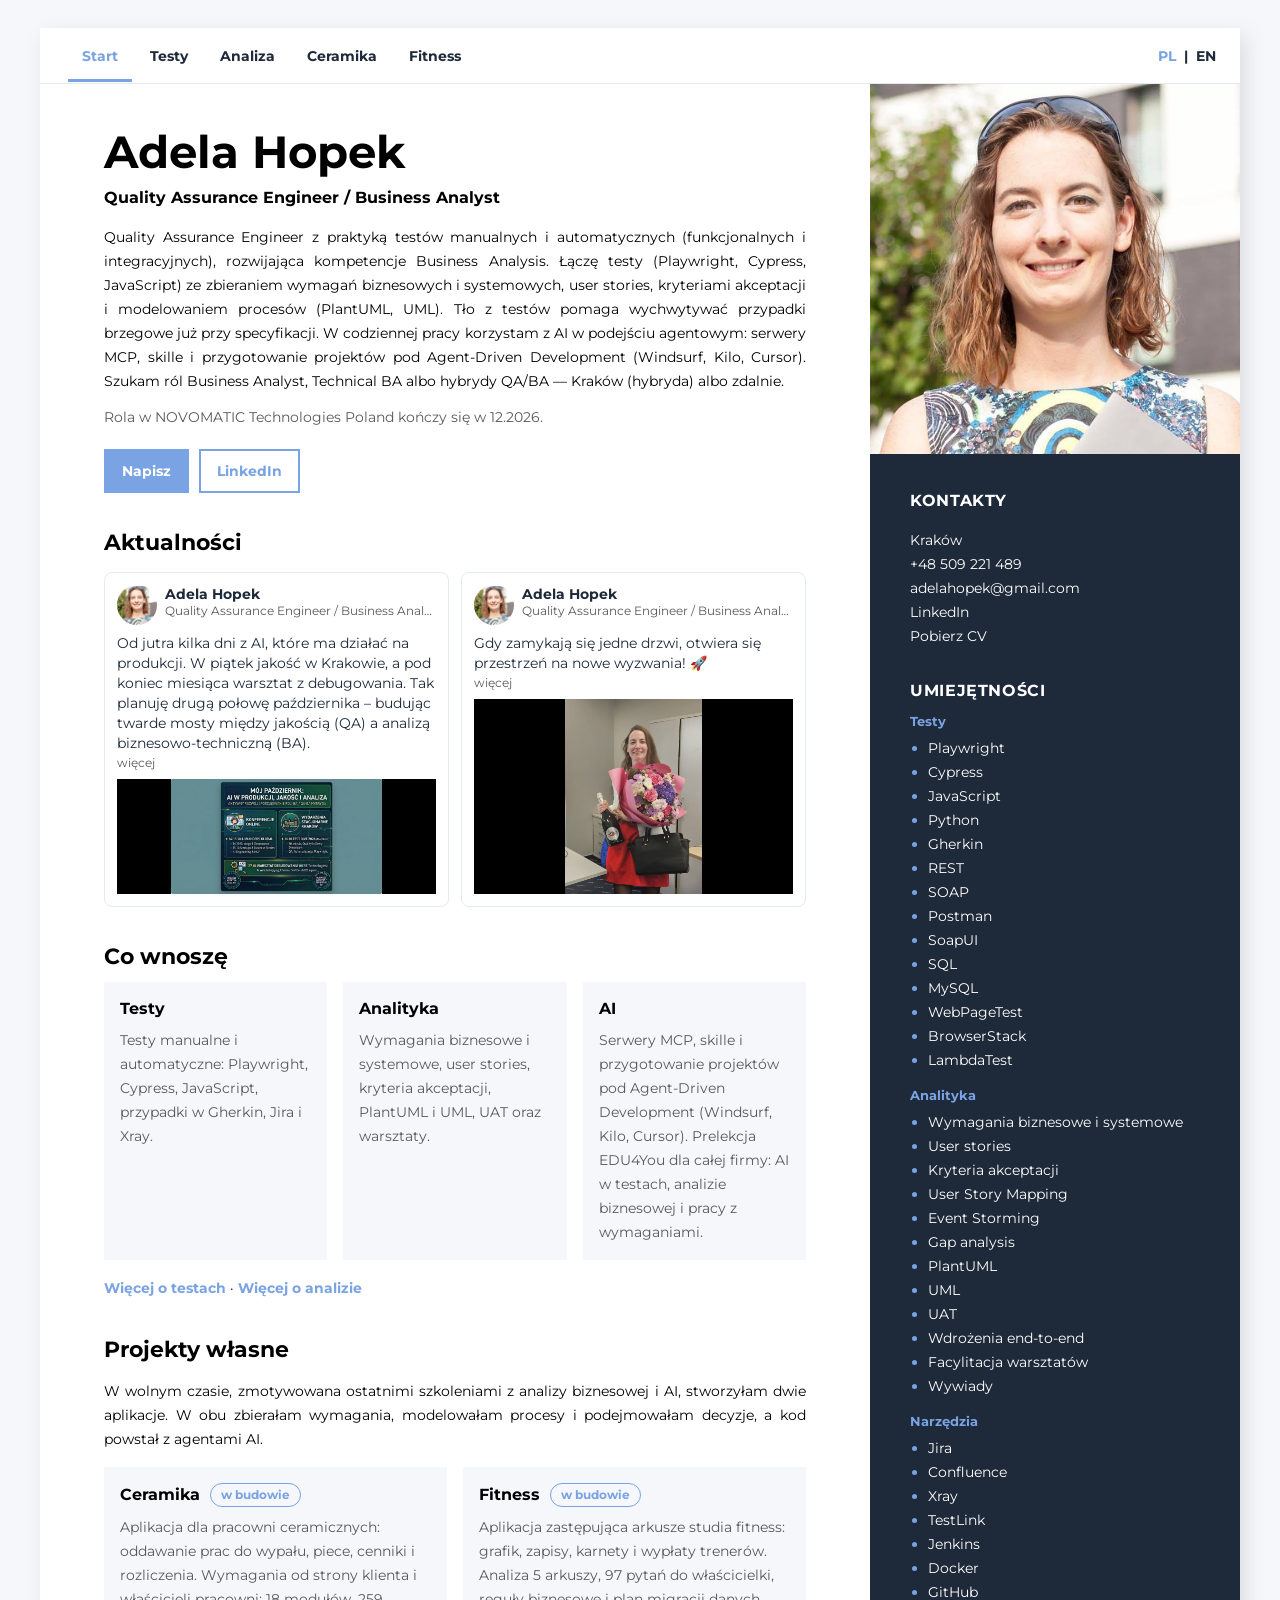
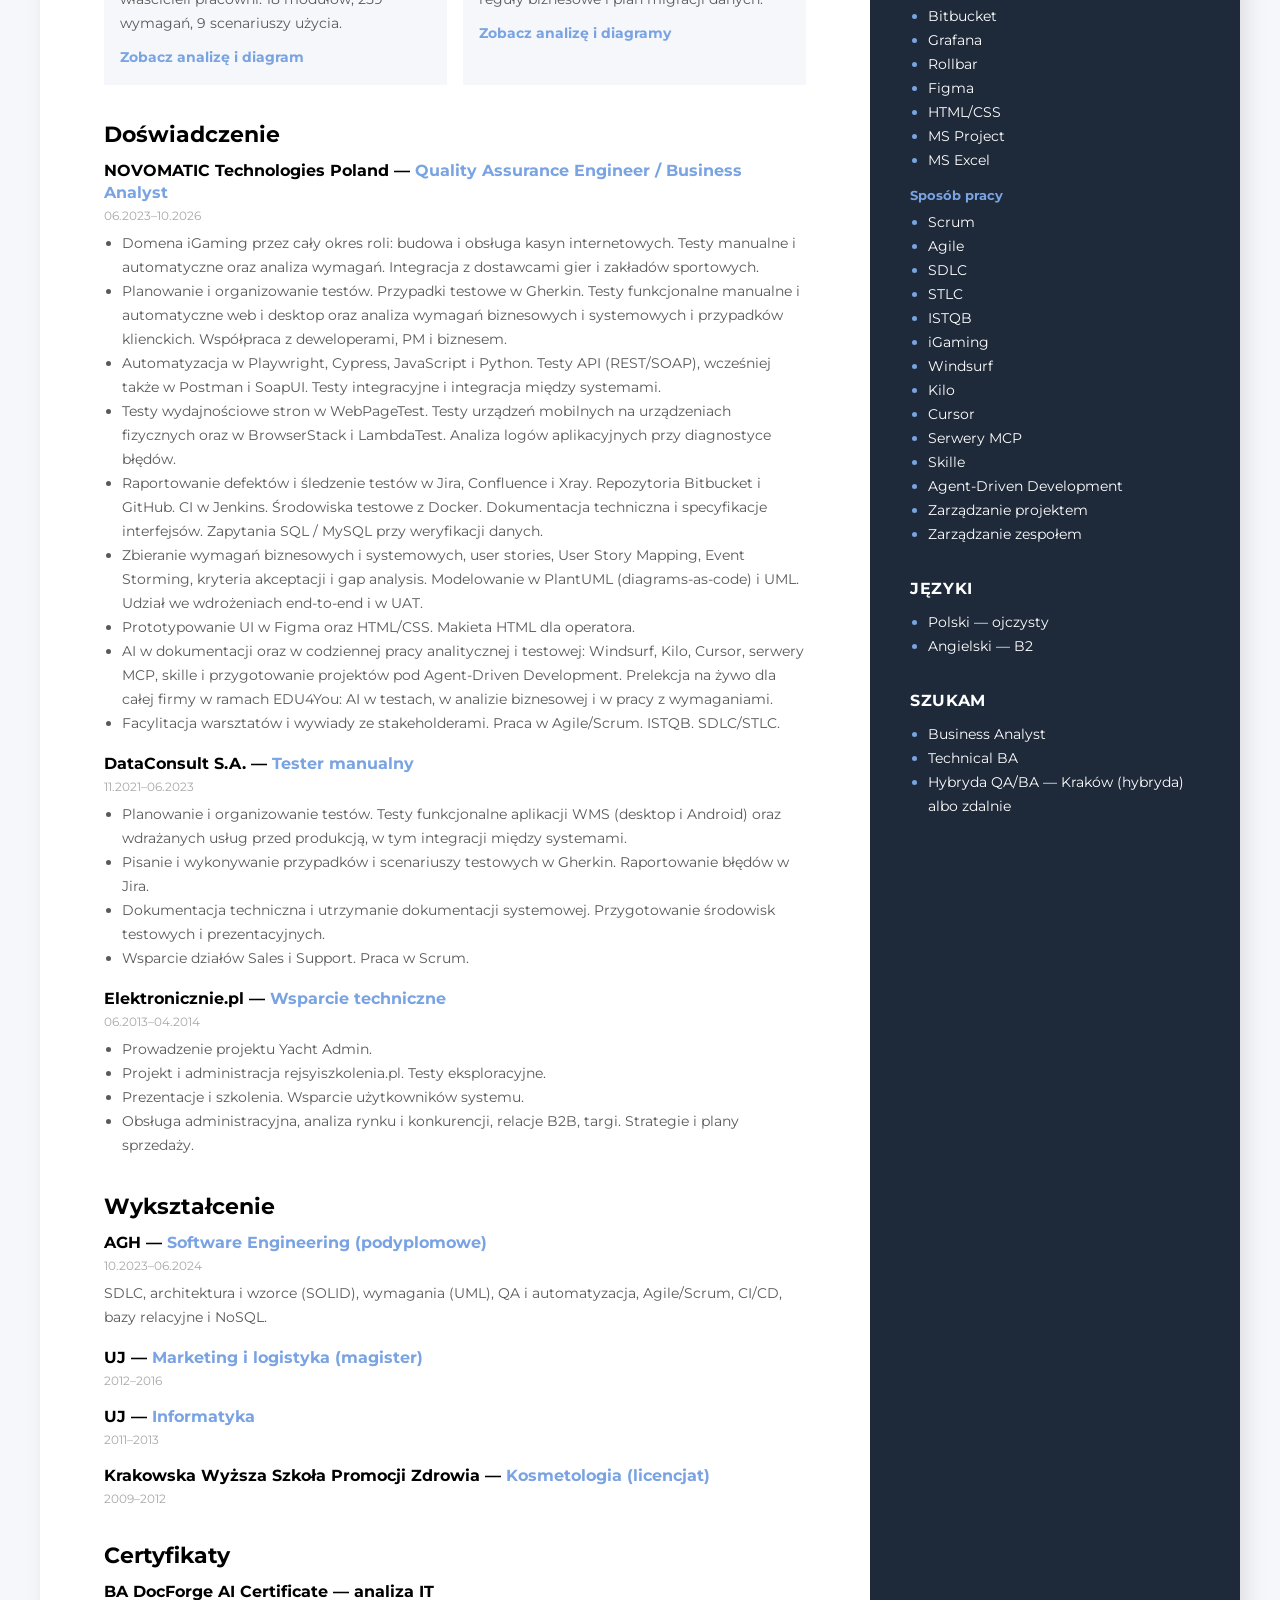
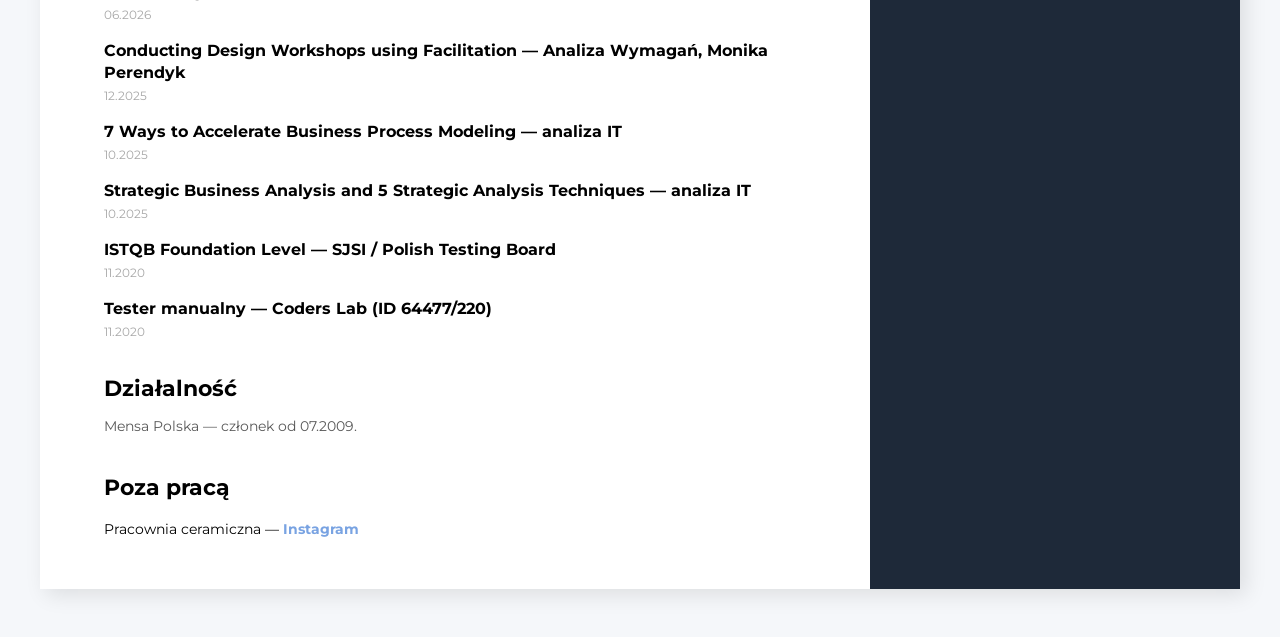
<file: index.html>
<!DOCTYPE html>
<html lang="pl">
  <head>
    <meta charset="UTF-8" />
    <meta name="viewport" content="width=device-width, initial-scale=1.0" />
    <title>Adela Hopek</title>
    <link rel="preconnect" href="https://fonts.googleapis.com" />
    <link rel="preconnect" href="https://fonts.gstatic.com" crossorigin />
    <link
      href="https://fonts.googleapis.com/css2?family=Montserrat:wght@400;700&display=swap"
      rel="stylesheet"
    />
    <link href="style.css?v=20261107" rel="stylesheet" />
  </head>
  <body>
    <div class="page">
      <nav class="tabs" aria-label="Sekcje">
        <div class="tabs-links">
          <a class="tab is-active" data-nav href="/" data-pl="Start" data-en="Start">Start</a>
          <a class="tab" data-nav href="testy" data-pl="Testy" data-en="Testing">Testy</a>
          <a class="tab" data-nav href="analiza" data-pl="Analiza" data-en="Analysis">Analiza</a>
          <a class="tab" data-nav href="ceramika" data-pl="Ceramika" data-en="Ceramics">Ceramika</a>
          <a class="tab" data-nav href="fitness" data-pl="Fitness" data-en="Fitness">Fitness</a>
        </div>
        <div class="lang-switch">
          <button type="button" data-lang="pl" class="is-active" aria-pressed="true">PL</button>
          <span class="lang-sep" aria-hidden="true">|</span>
          <button type="button" data-lang="en" aria-pressed="false">EN</button>
        </div>
      </nav>
      <div class="wrapper">
        <main>
          <h1>Adela Hopek</h1>
          <p class="job_title">Quality Assurance Engineer / Business Analyst</p>
          <p
            class="description"
            data-pl="Quality Assurance Engineer z praktyką testów manualnych i automatycznych (funkcjonalnych i integracyjnych), rozwijająca kompetencje Business Analysis. Łączę testy (Playwright, Cypress, JavaScript) ze zbieraniem wymagań biznesowych i systemowych, user stories, kryteriami akceptacji i modelowaniem procesów (PlantUML, UML). Tło z testów pomaga wychwytywać przypadki brzegowe już przy specyfikacji. W codziennej pracy korzystam z AI w podejściu agentowym: serwery MCP, skille i przygotowanie projektów pod Agent-Driven Development (Windsurf, Kilo, Cursor). Szukam ról Business Analyst, Technical BA albo hybrydy QA/BA — Kraków (hybryda) albo zdalnie."
            data-en="Quality Assurance Engineer with hands-on manual and automated testing (functional and integration), moving into Business Analysis. I combine testing (Playwright, Cypress, JavaScript) with business and system requirements, user stories, acceptance criteria and process modeling (PlantUML, UML). A testing background helps me catch edge cases already at the specification stage. In daily work I use AI in an agent-based approach: MCP servers, skills and preparing projects for Agent-Driven Development (Windsurf, Kilo, Cursor). I am looking for Business Analyst, Technical BA or hybrid QA/BA roles — Kraków (hybrid) or remote."
          >
            Quality Assurance Engineer z praktyką testów manualnych i automatycznych (funkcjonalnych i integracyjnych), rozwijająca kompetencje Business Analysis. Łączę testy (Playwright, Cypress, JavaScript) ze zbieraniem wymagań biznesowych i systemowych, user stories, kryteriami akceptacji i modelowaniem procesów (PlantUML, UML). Tło z testów pomaga wychwytywać przypadki brzegowe już przy specyfikacji. W codziennej pracy korzystam z AI w podejściu agentowym: serwery MCP, skille i przygotowanie projektów pod Agent-Driven Development (Windsurf, Kilo, Cursor). Szukam ról Business Analyst, Technical BA albo hybrydy QA/BA — Kraków (hybryda) albo zdalnie.
          </p>
          <p
            class="availability"
            data-pl="Rola w NOVOMATIC Technologies Poland kończy się w 12.2026."
            data-en="The role at NOVOMATIC Technologies Poland ends in 12.2026."
          >
            Rola w NOVOMATIC Technologies Poland kończy się w 12.2026.
          </p>
          <p class="cta">
            <a class="cta-primary" href="mailto:adelahopek@gmail.com" data-pl="Napisz" data-en="Email me">Napisz</a>
            <a class="cta-secondary" href="https://www.linkedin.com/in/adela-hopek/" target="_blank" rel="noopener noreferrer">LinkedIn</a>
          </p>

          <section class="section" aria-labelledby="aktualnosci-heading">
            <h2 class="head_primary" id="aktualnosci-heading" data-pl="Aktualności" data-en="News">Aktualności</h2>
            <div class="feed" id="aktualnosci-list"></div>
            <p
              class="note feed-empty"
              id="aktualnosci-empty"
              data-pl="Ostatnie wpisy z LinkedIn pojawią się tutaj po uzupełnieniu."
              data-en="The latest LinkedIn posts will appear here once they are added."
            >
              Ostatnie wpisy z LinkedIn pojawią się tutaj po uzupełnieniu.
            </p>
          </section>

          <section class="section">
            <h2 class="head_primary" data-pl="Co wnoszę" data-en="What I bring">Co wnoszę</h2>
            <ul class="proofs">
              <li>
                <h3 data-pl="Testy" data-en="Testing">Testy</h3>
                <p
                  data-pl="Testy manualne i automatyczne: Playwright, Cypress, JavaScript, przypadki w Gherkin, Jira i Xray."
                  data-en="Manual and automated testing: Playwright, Cypress, JavaScript, Gherkin cases, Jira and Xray."
                >
                  Testy manualne i automatyczne: Playwright, Cypress, JavaScript, przypadki w Gherkin, Jira i Xray.
                </p>
              </li>
              <li>
                <h3 data-pl="Analityka" data-en="Analysis">Analityka</h3>
                <p
                  data-pl="Wymagania biznesowe i systemowe, user stories, kryteria akceptacji, PlantUML i UML, UAT oraz warsztaty."
                  data-en="Business and system requirements, user stories, acceptance criteria, PlantUML and UML, UAT and workshops."
                >
                  Wymagania biznesowe i systemowe, user stories, kryteria akceptacji, PlantUML i UML, UAT oraz warsztaty.
                </p>
              </li>
              <li>
                <h3>AI</h3>
                <p
                  data-pl="Serwery MCP, skille i przygotowanie projektów pod Agent-Driven Development (Windsurf, Kilo, Cursor). Prelekcja EDU4You dla całej firmy: AI w testach, analizie biznesowej i pracy z wymaganiami."
                  data-en="MCP servers, skills and preparing projects for Agent-Driven Development (Windsurf, Kilo, Cursor). An EDU4You talk for the whole company: AI in testing, business analysis and work with requirements."
                >
                  Serwery MCP, skille i przygotowanie projektów pod Agent-Driven Development (Windsurf, Kilo, Cursor). Prelekcja EDU4You dla całej firmy: AI w testach, analizie biznesowej i pracy z wymaganiami.
                </p>
              </li>
            </ul>
            <p class="note">
              <a data-nav href="testy" data-pl="Więcej o testach" data-en="More about testing">Więcej o testach</a>
              <span aria-hidden="true"> · </span>
              <a data-nav href="analiza" data-pl="Więcej o analizie" data-en="More about analysis">Więcej o analizie</a>
            </p>
          </section>

          <section class="section">
            <h2 class="head_primary" data-pl="Projekty własne" data-en="Personal projects">Projekty własne</h2>
            <p
              class="description"
              data-pl="W wolnym czasie, zmotywowana ostatnimi szkoleniami z analizy biznesowej i AI, stworzyłam dwie aplikacje. W obu zbierałam wymagania, modelowałam procesy i podejmowałam decyzje, a kod powstał z agentami AI."
              data-en="In my free time, motivated by recent training in business analysis and AI, I created two apps. In both I gathered the requirements, modeled the processes and made the decisions, while the code was built with AI agents."
            >
              W wolnym czasie, zmotywowana ostatnimi szkoleniami z analizy biznesowej i AI, stworzyłam dwie aplikacje. W obu zbierałam wymagania, modelowałam procesy i podejmowałam decyzje, a kod powstał z agentami AI.
            </p>
            <ul class="proofs proofs-2">
              <li>
                <div class="project-head">
                  <h3 data-pl="Ceramika" data-en="Ceramics">Ceramika</h3>
                  <span class="status-badge" data-pl="w budowie" data-en="in progress">w budowie</span>
                </div>
                <p
                  data-pl="Aplikacja dla pracowni ceramicznych: oddawanie prac do wypału, piece, cenniki i rozliczenia. Wymagania od strony klienta i właścicieli pracowni: 18 modułów, 259 wymagań, 9 scenariuszy użycia."
                  data-en="An app for ceramic studios: handing in pieces for firing, kilns, price lists and settlements. Requirements from the customer side and from studio owners: 18 modules, 259 requirements, 9 use-case scenarios."
                >
                  Aplikacja dla pracowni ceramicznych: oddawanie prac do wypału, piece, cenniki i rozliczenia. Wymagania od strony klienta i właścicieli pracowni: 18 modułów, 259 wymagań, 9 scenariuszy użycia.
                </p>
                <p class="project-link"><a data-nav href="ceramika" data-pl="Zobacz analizę i diagram" data-en="See the analysis and diagram">Zobacz analizę i diagram</a></p>
              </li>
              <li>
                <div class="project-head">
                  <h3>Fitness</h3>
                  <span class="status-badge" data-pl="w budowie" data-en="in progress">w budowie</span>
                </div>
                <p
                  data-pl="Aplikacja zastępująca arkusze studia fitness: grafik, zapisy, karnety i wypłaty trenerów. Analiza 5 arkuszy, 97 pytań do właścicielki, reguły biznesowe i plan migracji danych."
                  data-en="An app replacing a fitness studio’s spreadsheets: schedule, bookings, passes and trainer pay. Analysis of 5 spreadsheets, 97 questions for the owner, business rules and a data migration plan."
                >
                  Aplikacja zastępująca arkusze studia fitness: grafik, zapisy, karnety i wypłaty trenerów. Analiza 5 arkuszy, 97 pytań do właścicielki, reguły biznesowe i plan migracji danych.
                </p>
                <p class="project-link"><a data-nav href="fitness" data-pl="Zobacz analizę i diagramy" data-en="See the analysis and diagrams">Zobacz analizę i diagramy</a></p>
              </li>
            </ul>
          </section>

          <section class="section">
            <h2 class="head_primary" data-pl="Doświadczenie" data-en="Experience">Doświadczenie</h2>
            <article class="job">
              <h3 class="job_name">
                NOVOMATIC Technologies Poland —
                <span class="highlight">Quality Assurance Engineer / Business Analyst</span>
              </h3>
              <p class="job_date">06.2023–10.2026</p>
              <ul class="job_list">
                <li data-pl="Domena iGaming przez cały okres roli: budowa i obsługa kasyn internetowych. Testy manualne i automatyczne oraz analiza wymagań. Integracja z dostawcami gier i zakładów sportowych." data-en="iGaming domain for the whole role: building and operating online casinos. Manual and automated testing and requirements analysis. Integration with game and sports-betting providers.">Domena iGaming przez cały okres roli: budowa i obsługa kasyn internetowych. Testy manualne i automatyczne oraz analiza wymagań. Integracja z dostawcami gier i zakładów sportowych.</li>
                <li data-pl="Planowanie i organizowanie testów. Przypadki testowe w Gherkin. Testy funkcjonalne manualne i automatyczne web i desktop oraz analiza wymagań biznesowych i systemowych i przypadków klienckich. Współpraca z deweloperami, PM i biznesem." data-en="Test planning and organization. Test cases in Gherkin. Manual and automated functional testing of web and desktop software, plus business and system requirements and customer-case analysis. Collaboration with developers, PM and business.">Planowanie i organizowanie testów. Przypadki testowe w Gherkin. Testy funkcjonalne manualne i automatyczne web i desktop oraz analiza wymagań biznesowych i systemowych i przypadków klienckich. Współpraca z deweloperami, PM i biznesem.</li>
                <li data-pl="Automatyzacja w Playwright, Cypress, JavaScript i Python. Testy API (REST/SOAP), wcześniej także w Postman i SoapUI. Testy integracyjne i integracja między systemami." data-en="Automation with Playwright, Cypress, JavaScript and Python. API testing (REST/SOAP), earlier also in Postman and SoapUI. Integration testing and integration between systems.">Automatyzacja w Playwright, Cypress, JavaScript i Python. Testy API (REST/SOAP), wcześniej także w Postman i SoapUI. Testy integracyjne i integracja między systemami.</li>
                <li data-pl="Testy wydajnościowe stron w WebPageTest. Testy urządzeń mobilnych na urządzeniach fizycznych oraz w BrowserStack i LambdaTest. Analiza logów aplikacyjnych przy diagnostyce błędów." data-en="Performance testing of web pages in WebPageTest. Mobile device testing on physical devices and in BrowserStack and LambdaTest. Application log analysis when diagnosing defects.">Testy wydajnościowe stron w WebPageTest. Testy urządzeń mobilnych na urządzeniach fizycznych oraz w BrowserStack i LambdaTest. Analiza logów aplikacyjnych przy diagnostyce błędów.</li>
                <li data-pl="Raportowanie defektów i śledzenie testów w Jira, Confluence i Xray. Repozytoria Bitbucket i GitHub. CI w Jenkins. Środowiska testowe z Docker. Dokumentacja techniczna i specyfikacje interfejsów. Zapytania SQL / MySQL przy weryfikacji danych." data-en="Defect reporting and test tracking in Jira, Confluence and Xray. Bitbucket and GitHub repositories. Jenkins CI. Docker test environments. Technical documentation and interface specifications. SQL / MySQL queries for data verification.">Raportowanie defektów i śledzenie testów w Jira, Confluence i Xray. Repozytoria Bitbucket i GitHub. CI w Jenkins. Środowiska testowe z Docker. Dokumentacja techniczna i specyfikacje interfejsów. Zapytania SQL / MySQL przy weryfikacji danych.</li>
                <li data-pl="Zbieranie wymagań biznesowych i systemowych, user stories, User Story Mapping, Event Storming, kryteria akceptacji i gap analysis. Modelowanie w PlantUML (diagrams-as-code) i UML. Udział we wdrożeniach end-to-end i w UAT." data-en="Business and system requirements elicitation, user stories, User Story Mapping, Event Storming, acceptance criteria and gap analysis. Modeling in PlantUML (diagrams-as-code) and UML. Participation in end-to-end implementations and UAT.">Zbieranie wymagań biznesowych i systemowych, user stories, User Story Mapping, Event Storming, kryteria akceptacji i gap analysis. Modelowanie w PlantUML (diagrams-as-code) i UML. Udział we wdrożeniach end-to-end i w UAT.</li>
                <li data-pl="Prototypowanie UI w Figma oraz HTML/CSS. Makieta HTML dla operatora." data-en="UI prototyping in Figma and HTML/CSS. An HTML mockup for the operator.">Prototypowanie UI w Figma oraz HTML/CSS. Makieta HTML dla operatora.</li>
                <li data-pl="AI w dokumentacji oraz w codziennej pracy analitycznej i testowej: Windsurf, Kilo, Cursor, serwery MCP, skille i przygotowanie projektów pod Agent-Driven Development. Prelekcja na żywo dla całej firmy w ramach EDU4You: AI w testach, w analizie biznesowej i w pracy z wymaganiami." data-en="AI in documentation and in day-to-day analysis and testing: Windsurf, Kilo, Cursor, MCP servers, skills and preparing projects for Agent-Driven Development. A live talk for the whole company within EDU4You: AI in testing, in business analysis and in requirements work.">AI w dokumentacji oraz w codziennej pracy analitycznej i testowej: Windsurf, Kilo, Cursor, serwery MCP, skille i przygotowanie projektów pod Agent-Driven Development. Prelekcja na żywo dla całej firmy w ramach EDU4You: AI w testach, w analizie biznesowej i w pracy z wymaganiami.</li>
                <li data-pl="Facylitacja warsztatów i wywiady ze stakeholderami. Praca w Agile/Scrum. ISTQB. SDLC/STLC." data-en="Workshop facilitation and stakeholder interviews. Work in Agile/Scrum. ISTQB. SDLC/STLC.">Facylitacja warsztatów i wywiady ze stakeholderami. Praca w Agile/Scrum. ISTQB. SDLC/STLC.</li>
              </ul>
            </article>
            <article class="job">
              <h3 class="job_name">
                DataConsult S.A. —
                <span class="highlight" data-pl="Tester manualny" data-en="Manual Tester">Tester manualny</span>
              </h3>
              <p class="job_date">11.2021–06.2023</p>
              <ul class="job_list">
                <li data-pl="Planowanie i organizowanie testów. Testy funkcjonalne aplikacji WMS (desktop i Android) oraz wdrażanych usług przed produkcją, w tym integracji między systemami." data-en="Test planning and organization. Functional testing of WMS applications (desktop and Android) and of services before production, including integration between systems.">Planowanie i organizowanie testów. Testy funkcjonalne aplikacji WMS (desktop i Android) oraz wdrażanych usług przed produkcją, w tym integracji między systemami.</li>
                <li data-pl="Pisanie i wykonywanie przypadków i scenariuszy testowych w Gherkin. Raportowanie błędów w Jira." data-en="Writing and executing test cases and scenarios in Gherkin. Defect reporting in Jira.">Pisanie i wykonywanie przypadków i scenariuszy testowych w Gherkin. Raportowanie błędów w Jira.</li>
                <li data-pl="Dokumentacja techniczna i utrzymanie dokumentacji systemowej. Przygotowanie środowisk testowych i prezentacyjnych." data-en="Technical documentation and maintenance of system documentation. Preparation of test and demo environments.">Dokumentacja techniczna i utrzymanie dokumentacji systemowej. Przygotowanie środowisk testowych i prezentacyjnych.</li>
                <li data-pl="Wsparcie działów Sales i Support. Praca w Scrum." data-en="Support for Sales and Support. Work in Scrum.">Wsparcie działów Sales i Support. Praca w Scrum.</li>
              </ul>
            </article>
            <article class="job">
              <h3 class="job_name">
                Elektronicznie.pl —
                <span class="highlight" data-pl="Wsparcie techniczne" data-en="Technical Support">Wsparcie techniczne</span>
              </h3>
              <p class="job_date">06.2013–04.2014</p>
              <ul class="job_list">
                <li data-pl="Prowadzenie projektu Yacht Admin." data-en="Running the Yacht Admin project.">Prowadzenie projektu Yacht Admin.</li>
                <li data-pl="Projekt i administracja rejsyiszkolenia.pl. Testy eksploracyjne." data-en="Design and administration of rejsyiszkolenia.pl. Exploratory testing.">Projekt i administracja rejsyiszkolenia.pl. Testy eksploracyjne.</li>
                <li data-pl="Prezentacje i szkolenia. Wsparcie użytkowników systemu." data-en="Presentations and training. Support for system users.">Prezentacje i szkolenia. Wsparcie użytkowników systemu.</li>
                <li data-pl="Obsługa administracyjna, analiza rynku i konkurencji, relacje B2B, targi. Strategie i plany sprzedaży." data-en="Administration, market and competitor analysis, B2B relations, trade fairs. Sales strategies and plans.">Obsługa administracyjna, analiza rynku i konkurencji, relacje B2B, targi. Strategie i plany sprzedaży.</li>
              </ul>
            </article>
          </section>

          <section class="section">
            <h2 class="head_primary" data-pl="Wykształcenie" data-en="Education">Wykształcenie</h2>
            <article class="job">
              <h3 class="job_name">
                AGH —
                <span class="highlight" data-pl="Software Engineering (podyplomowe)" data-en="Software Engineering (postgraduate)">Software Engineering (podyplomowe)</span>
              </h3>
              <p class="job_date">10.2023–06.2024</p>
              <p class="job_text" data-pl="SDLC, architektura i wzorce (SOLID), wymagania (UML), QA i automatyzacja, Agile/Scrum, CI/CD, bazy relacyjne i NoSQL." data-en="SDLC, architecture and design patterns (SOLID), requirements (UML), QA and test automation, Agile/Scrum, CI/CD, relational and NoSQL databases.">SDLC, architektura i wzorce (SOLID), wymagania (UML), QA i automatyzacja, Agile/Scrum, CI/CD, bazy relacyjne i NoSQL.</p>
            </article>
            <article class="job">
              <h3 class="job_name">
                UJ —
                <span class="highlight" data-pl="Marketing i logistyka (magister)" data-en="Marketing and Logistics (master's)">Marketing i logistyka (magister)</span>
              </h3>
              <p class="job_date">2012–2016</p>
            </article>
            <article class="job">
              <h3 class="job_name">
                UJ —
                <span class="highlight" data-pl="Informatyka" data-en="Informatics">Informatyka</span>
              </h3>
              <p class="job_date">2011–2013</p>
            </article>
            <article class="job">
              <h3 class="job_name">
                Krakowska Wyższa Szkoła Promocji Zdrowia —
                <span class="highlight" data-pl="Kosmetologia (licencjat)" data-en="Cosmetology (bachelor's)">Kosmetologia (licencjat)</span>
              </h3>
              <p class="job_date">2009–2012</p>
            </article>
          </section>

          <section class="section">
            <h2 class="head_primary" data-pl="Certyfikaty" data-en="Certificates">Certyfikaty</h2>
            <article class="job">
              <h3 class="job_name">BA DocForge AI Certificate — analiza IT</h3>
              <p class="job_date">06.2026</p>
            </article>
            <article class="job">
              <h3 class="job_name">Conducting Design Workshops using Facilitation — Analiza Wymagań, Monika Perendyk</h3>
              <p class="job_date">12.2025</p>
            </article>
            <article class="job">
              <h3 class="job_name">7 Ways to Accelerate Business Process Modeling — analiza IT</h3>
              <p class="job_date">10.2025</p>
            </article>
            <article class="job">
              <h3 class="job_name">Strategic Business Analysis and 5 Strategic Analysis Techniques — analiza IT</h3>
              <p class="job_date">10.2025</p>
            </article>
            <article class="job">
              <h3 class="job_name">ISTQB Foundation Level — SJSI / Polish Testing Board</h3>
              <p class="job_date">11.2020</p>
            </article>
            <article class="job">
              <h3 class="job_name" data-pl="Tester manualny — Coders Lab (ID 64477/220)" data-en="Manual Tester — Coders Lab (ID 64477/220)">Tester manualny — Coders Lab (ID 64477/220)</h3>
              <p class="job_date">11.2020</p>
            </article>
          </section>

          <section class="section">
            <h2 class="head_primary" data-pl="Działalność" data-en="Other">Działalność</h2>
            <p class="job_text" data-pl="Mensa Polska — członek od 07.2009." data-en="Mensa Polska — member since 07.2009.">Mensa Polska — członek od 07.2009.</p>
          </section>

          <section class="section" aria-labelledby="poza-praca-heading">
            <h2 class="head_primary" id="poza-praca-heading" data-pl="Poza pracą" data-en="Outside work">Poza pracą</h2>
            <p class="note">
              <span data-pl="Pracownia ceramiczna — " data-en="A ceramic studio — ">Pracownia ceramiczna — </span>
              <a href="https://www.instagram.com/adelina_hm/" target="_blank" rel="noopener noreferrer">Instagram</a>
            </p>
            <div class="feed" id="poza-praca-list"></div>
                      </section>
        </main>
        <aside>
          <img class="cv-photo" src="cv_zdjecie.jpg" alt="Adela Hopek" />
          <div class="contact-blok">
            <h2 class="head_secondary" data-pl="Kontakty" data-en="Contacts">Kontakty</h2>
            <p>
              <span class="contacts_link">Kraków</span><br />
              <a class="contacts_link" href="tel:+48509221489">+48 509 221 489</a><br />
              <a class="contacts_link" href="mailto:adelahopek@gmail.com">adelahopek@gmail.com</a><br />
              <a class="contacts_link" href="https://www.linkedin.com/in/adela-hopek/" target="_blank" rel="noopener noreferrer">LinkedIn</a><br />
              <a class="contacts_link" href="Adela_Hopek_CV.pdf" data-href-pl="Adela_Hopek_CV.pdf" data-href-en="Adela_Hopek_CV_EN.pdf" download data-pl="Pobierz CV" data-en="Download CV">Pobierz CV</a>
            </p>
          </div>
          <div class="list_blok">
            <h2 class="head_secondary" data-pl="Umiejętności" data-en="Skills">Umiejętności</h2>
            <h3 class="aside-label" data-pl="Testy" data-en="Testing">Testy</h3>
            <ul class="list_secondary">
              <li><span class="list_secondary_item">Playwright</span></li>
              <li><span class="list_secondary_item">Cypress</span></li>
              <li><span class="list_secondary_item">JavaScript</span></li>
              <li><span class="list_secondary_item">Python</span></li>
              <li><span class="list_secondary_item">Gherkin</span></li>
              <li><span class="list_secondary_item">REST</span></li>
              <li><span class="list_secondary_item">SOAP</span></li>
              <li><span class="list_secondary_item">Postman</span></li>
              <li><span class="list_secondary_item">SoapUI</span></li>
              <li><span class="list_secondary_item">SQL</span></li>
              <li><span class="list_secondary_item">MySQL</span></li>
              <li><span class="list_secondary_item">WebPageTest</span></li>
              <li><span class="list_secondary_item">BrowserStack</span></li>
              <li><span class="list_secondary_item">LambdaTest</span></li>
            </ul>
            <h3 class="aside-label" data-pl="Analityka" data-en="Analysis">Analityka</h3>
            <ul class="list_secondary">
              <li><span class="list_secondary_item" data-pl="Wymagania biznesowe i systemowe" data-en="Business and system requirements">Wymagania biznesowe i systemowe</span></li>
              <li><span class="list_secondary_item">User stories</span></li>
              <li><span class="list_secondary_item" data-pl="Kryteria akceptacji" data-en="Acceptance criteria">Kryteria akceptacji</span></li>
              <li><span class="list_secondary_item">User Story Mapping</span></li>
              <li><span class="list_secondary_item">Event Storming</span></li>
              <li><span class="list_secondary_item">Gap analysis</span></li>
              <li><span class="list_secondary_item">PlantUML</span></li>
              <li><span class="list_secondary_item">UML</span></li>
              <li><span class="list_secondary_item">UAT</span></li>
              <li><span class="list_secondary_item" data-pl="Wdrożenia end-to-end" data-en="End-to-end implementations">Wdrożenia end-to-end</span></li>
              <li><span class="list_secondary_item" data-pl="Facylitacja warsztatów" data-en="Workshop facilitation">Facylitacja warsztatów</span></li>
              <li><span class="list_secondary_item" data-pl="Wywiady" data-en="Interviews">Wywiady</span></li>
            </ul>
            <h3 class="aside-label" data-pl="Narzędzia" data-en="Tools">Narzędzia</h3>
            <ul class="list_secondary">
              <li><span class="list_secondary_item">Jira</span></li>
              <li><span class="list_secondary_item">Confluence</span></li>
              <li><span class="list_secondary_item">Xray</span></li>
              <li><span class="list_secondary_item">TestLink</span></li>
              <li><span class="list_secondary_item">Jenkins</span></li>
              <li><span class="list_secondary_item">Docker</span></li>
              <li><span class="list_secondary_item">GitHub</span></li>
              <li><span class="list_secondary_item">Bitbucket</span></li>
              <li><span class="list_secondary_item">Grafana</span></li>
              <li><span class="list_secondary_item">Rollbar</span></li>
              <li><span class="list_secondary_item">Figma</span></li>
              <li><span class="list_secondary_item">HTML/CSS</span></li>
              <li><span class="list_secondary_item">MS Project</span></li>
              <li><span class="list_secondary_item">MS Excel</span></li>
            </ul>
            <h3 class="aside-label" data-pl="Sposób pracy" data-en="Way of working">Sposób pracy</h3>
            <ul class="list_secondary">
              <li><span class="list_secondary_item">Scrum</span></li>
              <li><span class="list_secondary_item">Agile</span></li>
              <li><span class="list_secondary_item">SDLC</span></li>
              <li><span class="list_secondary_item">STLC</span></li>
              <li><span class="list_secondary_item">ISTQB</span></li>
              <li><span class="list_secondary_item">iGaming</span></li>
              <li><span class="list_secondary_item">Windsurf</span></li>
              <li><span class="list_secondary_item">Kilo</span></li>
              <li><span class="list_secondary_item">Cursor</span></li>
              <li><span class="list_secondary_item" data-pl="Serwery MCP" data-en="MCP servers">Serwery MCP</span></li>
              <li><span class="list_secondary_item" data-pl="Skille" data-en="Skills">Skille</span></li>
              <li><span class="list_secondary_item">Agent-Driven Development</span></li>
              <li><span class="list_secondary_item" data-pl="Zarządzanie projektem" data-en="Project management">Zarządzanie projektem</span></li>
              <li><span class="list_secondary_item" data-pl="Zarządzanie zespołem" data-en="Team management">Zarządzanie zespołem</span></li>
            </ul>
          </div>
          <div class="list_blok">
            <h2 class="head_secondary" data-pl="Języki" data-en="Languages">Języki</h2>
            <ul class="list_secondary">
              <li><span class="list_secondary_item" data-pl="Polski — ojczysty" data-en="Polish — native">Polski — ojczysty</span></li>
              <li><span class="list_secondary_item" data-pl="Angielski — B2" data-en="English — B2">Angielski — B2</span></li>
            </ul>
          </div>
          <div class="list_blok">
            <h2 class="head_secondary" data-pl="Szukam" data-en="Looking for">Szukam</h2>
            <ul class="list_secondary">
              <li><span class="list_secondary_item">Business Analyst</span></li>
              <li><span class="list_secondary_item">Technical BA</span></li>
              <li>
                <span
                  class="list_secondary_item"
                  data-pl="Hybryda QA/BA — Kraków (hybryda) albo zdalnie"
                  data-en="Hybrid QA/BA — Kraków (hybrid) or remote"
                >Hybryda QA/BA — Kraków (hybryda) albo zdalnie</span>
              </li>
            </ul>
          </div>
        </aside>
      </div>
    </div>
    <script src="aktualnosci.js?v=20261014"></script>
    <script src="lang.js?v=20261014"></script>
  </body>
</html>
</file>
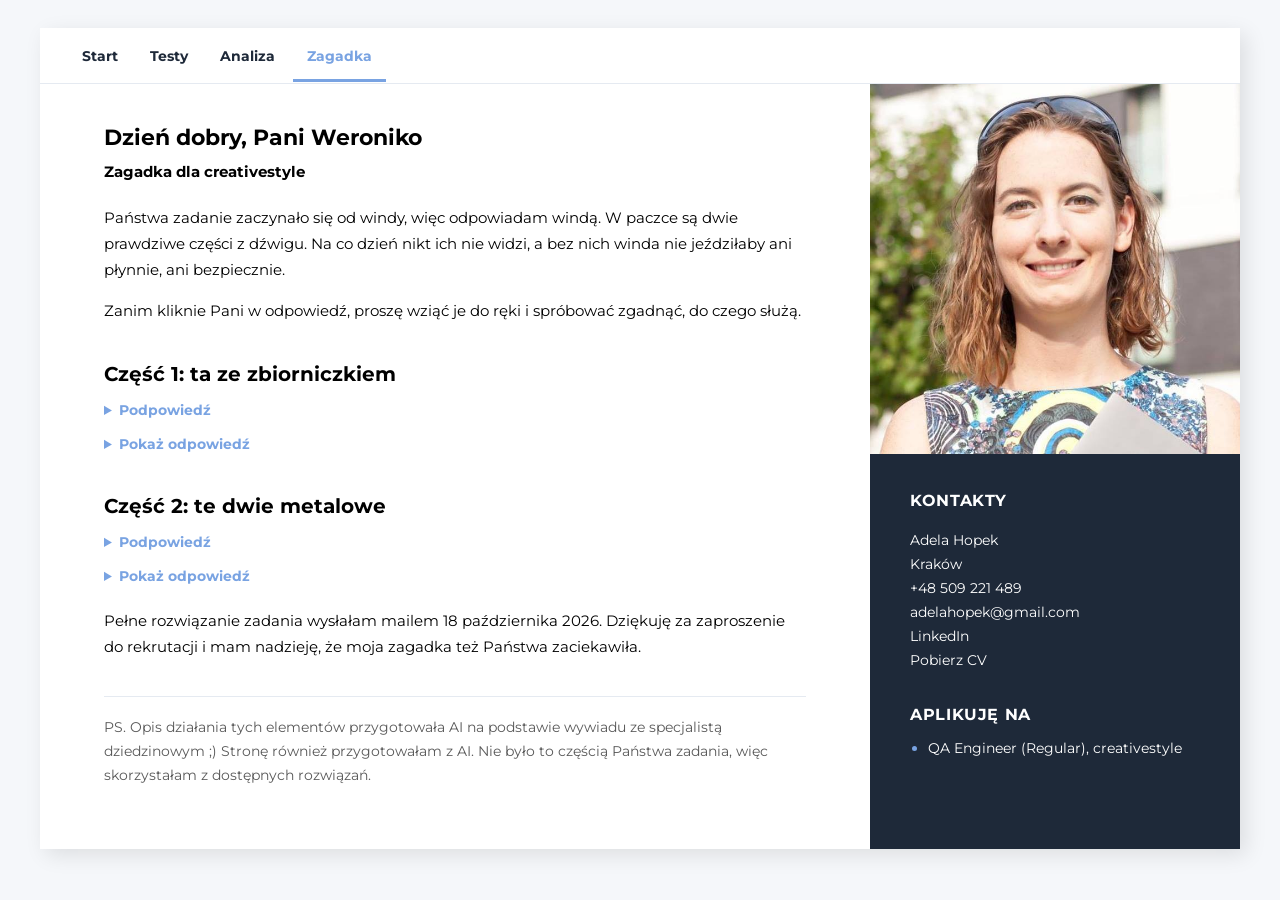
<file: creativestyle/index.html>
<!DOCTYPE html>
<html lang="pl">
  <head>
    <meta charset="UTF-8" />
    <meta name="viewport" content="width=device-width, initial-scale=1.0" />
    <meta name="robots" content="noindex, nofollow" />
    <title>Zagadka dla creativestyle — Adela Hopek</title>
    <link rel="preconnect" href="https://fonts.googleapis.com" />
    <link rel="preconnect" href="https://fonts.gstatic.com" crossorigin />
    <link
      href="https://fonts.googleapis.com/css2?family=Montserrat:wght@400;700&display=swap"
      rel="stylesheet"
    />
    <link href="../style.css?v=20261014c" rel="stylesheet" />
    <style>
      .riddle p {
        font-size: 15px;
        line-height: 26px;
      }
      .riddle h2 {
        margin: 36px 0 6px;
        font-size: 20px;
        line-height: 28px;
      }
      .riddle .lead {
        margin-top: 20px;
      }
      .riddle details {
        margin-top: 10px;
      }
      .riddle details > div {
        margin-top: 8px;
      }
      .riddle .hint {
        color: #595959;
        font-style: italic;
      }
      .riddle .qa {
        padding: 10px 14px;
        border-left: 3px solid rgb(121, 163, 226);
        background-color: #f5f7fa;
      }
      .riddle .ps {
        margin-top: 36px;
        padding-top: 18px;
        border-top: 1px solid #e5eaf1;
        color: #595959;
        font-size: 14px;
        line-height: 24px;
      }
    </style>
  </head>
  <body>
    <div class="page">
      <nav class="tabs" aria-label="Sekcje">
        <div class="tabs-links">
          <a class="tab" href="/">Start</a>
          <a class="tab" href="/testy">Testy</a>
          <a class="tab" href="/analiza">Analiza</a>
          <a class="tab is-active" href="/creativestyle/">Zagadka</a>
        </div>
      </nav>
      <div class="wrapper">
        <main class="riddle">
          <h1 class="page-title">Dzień dobry, Pani Weroniko</h1>
          <p class="job_title">Zagadka dla creativestyle</p>

          <p class="lead">
            Państwa zadanie zaczynało się od windy, więc odpowiadam windą. W paczce są
            dwie prawdziwe części z dźwigu. Na co dzień nikt ich nie widzi, a bez nich
            winda nie jeździłaby ani płynnie, ani bezpiecznie.
          </p>
          <p>
            Zanim kliknie Pani w odpowiedź, proszę wziąć je do ręki i spróbować zgadnąć,
            do czego służą.
          </p>

          <h2>Część 1: ta ze zbiorniczkiem</h2>
          <details>
            <summary>Podpowiedź</summary>
            <div>
              <p class="hint">
                Pracuje przy każdym kursie windy, choć pasażerowie nigdy jej nie widzą.
                Bez niej winda jechałaby głośniej, a pewne stalowe elementy szybciej by się
                zużywały.
              </p>
            </div>
          </details>
          <details>
            <summary>Pokaż odpowiedź</summary>
            <div>
              <p>
                <strong>Smarownica filcowa (olejarka) do prowadnic.</strong> Kabina
                i przeciwwaga jadą po stalowych prowadnicach. Smarownica jest zamontowana
                przy prowadniku i jedzie razem z nimi. W zbiorniczku jest olej, który powoli
                nasącza filc. Przy każdym kursie filc zostawia na prowadnicy cienką warstwę
                oleju. Dzięki temu tarcie jest mniejsze, winda jedzie płynniej i ciszej,
                a prowadnice wolniej się zużywają.
              </p>
              <p class="qa">
                Testy działają podobnie: robi się je regularnie, przy każdym „kursie”,
                prawie ich nie widać, a chronią przed zatarciem całego systemu.
              </p>
            </div>
          </details>

          <h2>Część 2: te dwie metalowe</h2>
          <details>
            <summary>Podpowiedź</summary>
            <div>
              <p class="hint">
                Są dwie, bo tam, gdzie chodzi o bezpieczeństwo, jedna to za mało. Liczy się
                nie tylko to, czy są założone, ale też którą stroną.
              </p>
            </div>
          </details>
          <details>
            <summary>Pokaż odpowiedź</summary>
            <div>
              <p>
                <strong>Kabłąkowe zaciski do lin stalowych.</strong> Służą do tworzenia
                pętli na linie stalowej i do zabezpieczania jej wolnego końca. Monterzy mają
                na to zasadę „never saddle a dead horse”. Siodełko zacisku zakłada się na
                linę nośną, a kabłąk na krótki, nieobciążony koniec. Ten sam zacisk założony
                odwrotnie miażdży linę nośną i wyraźnie ją osłabia.
              </p>
              <p class="qa">
                Właśnie dlatego w rozwiązaniu najwięcej uwagi poświęciłam bezpieczeństwu
                i warunkom brzegowym: co się dzieje przy 501 kg zamiast 500, albo gdy ktoś
                stoi w drzwiach, a ktoś inny wciska „zamknij”. O jakości decydują szczegóły.
              </p>
            </div>
          </details>

          <p class="lead">
            Pełne rozwiązanie zadania wysłałam mailem 18 października 2026. Dziękuję za
            zaproszenie do rekrutacji i mam nadzieję, że moja zagadka też Państwa zaciekawiła.
          </p>

          <p class="ps">
            PS. Opis działania tych elementów przygotowała AI na podstawie wywiadu ze
            specjalistą dziedzinowym ;) Stronę również przygotowałam z AI. Nie było to
            częścią Państwa zadania, więc skorzystałam z dostępnych rozwiązań.
          </p>
        </main>
        <aside>
          <img class="cv-photo" src="../cv_zdjecie.jpg" alt="Adela Hopek" />
          <div class="contact-blok">
            <h2 class="head_secondary">Kontakty</h2>
            <p>
              <span class="contacts_link">Adela Hopek</span><br />
              <span class="contacts_link">Kraków</span><br />
              <a class="contacts_link" href="tel:+48509221489">+48 509 221 489</a><br />
              <a class="contacts_link" href="mailto:adelahopek@gmail.com">adelahopek@gmail.com</a><br />
              <a class="contacts_link" href="https://www.linkedin.com/in/adela-hopek/" target="_blank" rel="noopener noreferrer">LinkedIn</a><br />
              <a class="contacts_link" href="../Adela_Hopek_CV.pdf" download>Pobierz CV</a>
            </p>
          </div>
          <div class="list_blok">
            <h2 class="head_secondary">Aplikuję na</h2>
            <ul class="list_secondary">
              <li><span class="list_secondary_item">QA Engineer (Regular), creativestyle</span></li>
            </ul>
          </div>
        </aside>
      </div>
    </div>
  </body>
</html>
</file>
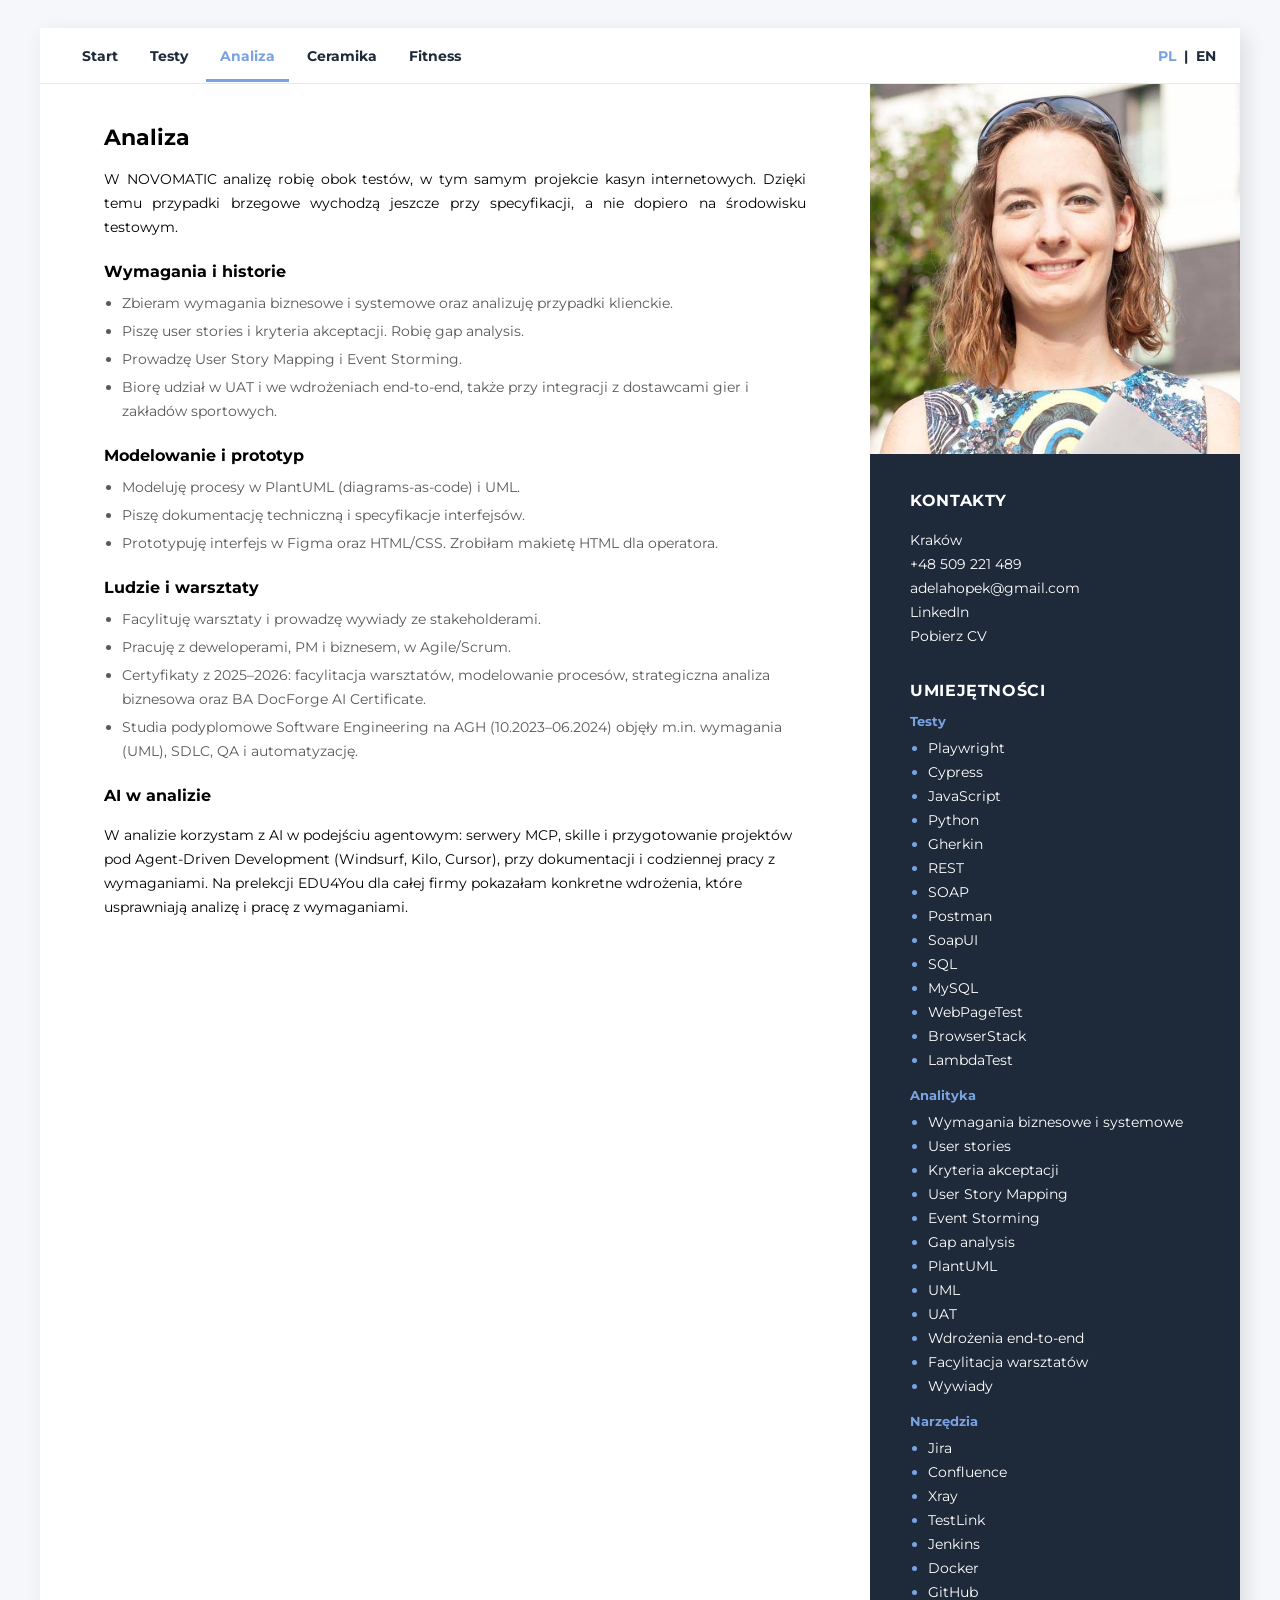
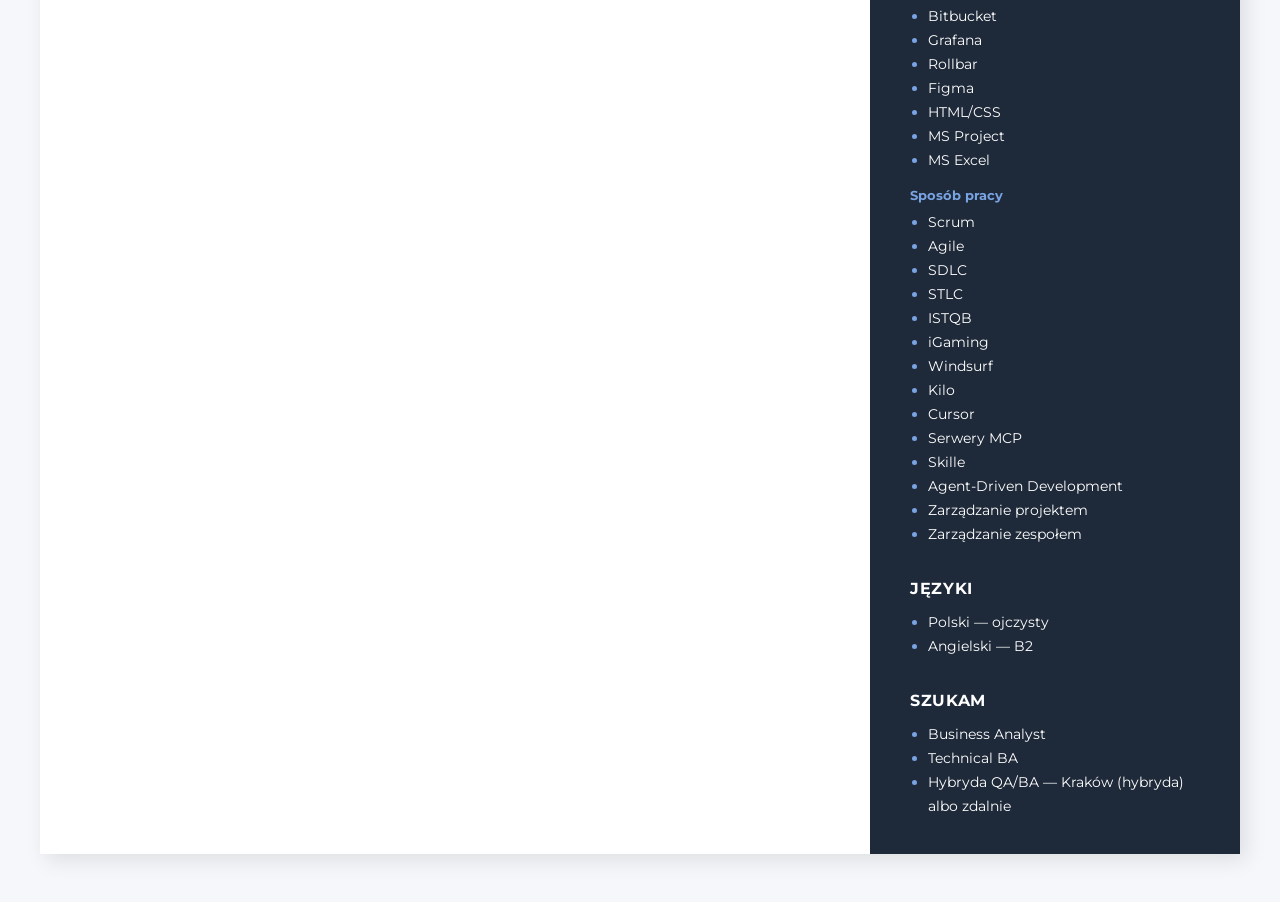
<file: analiza.html>
<!DOCTYPE html>
<html lang="pl">
  <head>
    <meta charset="UTF-8" />
    <meta name="viewport" content="width=device-width, initial-scale=1.0" />
    <title data-pl="Analiza — Adela Hopek" data-en="Analysis — Adela Hopek">Analiza — Adela Hopek</title>
    <link rel="preconnect" href="https://fonts.googleapis.com" />
    <link rel="preconnect" href="https://fonts.gstatic.com" crossorigin />
    <link
      href="https://fonts.googleapis.com/css2?family=Montserrat:wght@400;700&display=swap"
      rel="stylesheet"
    />
    <link href="style.css?v=20261107" rel="stylesheet" />
  </head>
  <body>
    <div class="page">
      <nav class="tabs" aria-label="Sekcje">
        <div class="tabs-links">
          <a class="tab" data-nav href="/" data-pl="Start" data-en="Start">Start</a>
          <a class="tab" data-nav href="testy" data-pl="Testy" data-en="Testing">Testy</a>
          <a class="tab is-active" data-nav href="analiza" data-pl="Analiza" data-en="Analysis">Analiza</a>
          <a class="tab" data-nav href="ceramika" data-pl="Ceramika" data-en="Ceramics">Ceramika</a>
          <a class="tab" data-nav href="fitness" data-pl="Fitness" data-en="Fitness">Fitness</a>
        </div>
        <div class="lang-switch">
          <button type="button" data-lang="pl" class="is-active" aria-pressed="true">PL</button>
          <span class="lang-sep" aria-hidden="true">|</span>
          <button type="button" data-lang="en" aria-pressed="false">EN</button>
        </div>
      </nav>
      <div class="wrapper">
        <main>
          <h1 class="page-title" data-pl="Analiza" data-en="Analysis">Analiza</h1>
          <p
            class="description"
            data-pl="W NOVOMATIC analizę robię obok testów, w tym samym projekcie kasyn internetowych. Dzięki temu przypadki brzegowe wychodzą jeszcze przy specyfikacji, a nie dopiero na środowisku testowym."
            data-en="At NOVOMATIC I do analysis alongside testing, on the same online-casino project. Edge cases therefore surface at specification time, not only in the test environment."
          >
            W NOVOMATIC analizę robię obok testów, w tym samym projekcie kasyn internetowych. Dzięki temu przypadki brzegowe wychodzą jeszcze przy specyfikacji, a nie dopiero na środowisku testowym.
          </p>

          <h2 class="subhead" data-pl="Wymagania i historie" data-en="Requirements and stories">Wymagania i historie</h2>
          <ul class="topic-list">
            <li data-pl="Zbieram wymagania biznesowe i systemowe oraz analizuję przypadki klienckie." data-en="I gather business and system requirements and analyse customer cases.">Zbieram wymagania biznesowe i systemowe oraz analizuję przypadki klienckie.</li>
            <li data-pl="Piszę user stories i kryteria akceptacji. Robię gap analysis." data-en="I write user stories and acceptance criteria. I do gap analysis.">Piszę user stories i kryteria akceptacji. Robię gap analysis.</li>
            <li data-pl="Prowadzę User Story Mapping i Event Storming." data-en="I run User Story Mapping and Event Storming.">Prowadzę User Story Mapping i Event Storming.</li>
            <li data-pl="Biorę udział w UAT i we wdrożeniach end-to-end, także przy integracji z dostawcami gier i zakładów sportowych." data-en="I take part in UAT and in end-to-end implementations, including integration with game and sports-betting providers.">Biorę udział w UAT i we wdrożeniach end-to-end, także przy integracji z dostawcami gier i zakładów sportowych.</li>
          </ul>

          <h2 class="subhead" data-pl="Modelowanie i prototyp" data-en="Modeling and prototype">Modelowanie i prototyp</h2>
          <ul class="topic-list">
            <li data-pl="Modeluję procesy w PlantUML (diagrams-as-code) i UML." data-en="I model processes in PlantUML (diagrams-as-code) and UML.">Modeluję procesy w PlantUML (diagrams-as-code) i UML.</li>
            <li data-pl="Piszę dokumentację techniczną i specyfikacje interfejsów." data-en="I write technical documentation and interface specifications.">Piszę dokumentację techniczną i specyfikacje interfejsów.</li>
            <li data-pl="Prototypuję interfejs w Figma oraz HTML/CSS. Zrobiłam makietę HTML dla operatora." data-en="I prototype the interface in Figma and in HTML/CSS. I made an HTML mockup for the operator.">Prototypuję interfejs w Figma oraz HTML/CSS. Zrobiłam makietę HTML dla operatora.</li>
          </ul>

          <h2 class="subhead" data-pl="Ludzie i warsztaty" data-en="People and workshops">Ludzie i warsztaty</h2>
          <ul class="topic-list">
            <li data-pl="Facylituję warsztaty i prowadzę wywiady ze stakeholderami." data-en="I facilitate workshops and run interviews with stakeholders.">Facylituję warsztaty i prowadzę wywiady ze stakeholderami.</li>
            <li data-pl="Pracuję z deweloperami, PM i biznesem, w Agile/Scrum." data-en="I work with developers, PM and business, in Agile/Scrum.">Pracuję z deweloperami, PM i biznesem, w Agile/Scrum.</li>
            <li data-pl="Certyfikaty z 2025–2026: facylitacja warsztatów, modelowanie procesów, strategiczna analiza biznesowa oraz BA DocForge AI Certificate." data-en="Certificates from 2025–2026: workshop facilitation, process modeling, strategic business analysis and the BA DocForge AI Certificate.">Certyfikaty z 2025–2026: facylitacja warsztatów, modelowanie procesów, strategiczna analiza biznesowa oraz BA DocForge AI Certificate.</li>
            <li data-pl="Studia podyplomowe Software Engineering na AGH (10.2023–06.2024) objęły m.in. wymagania (UML), SDLC, QA i automatyzację." data-en="Postgraduate Software Engineering at AGH (10.2023–06.2024) covered, among other topics, requirements (UML), SDLC, QA and test automation.">Studia podyplomowe Software Engineering na AGH (10.2023–06.2024) objęły m.in. wymagania (UML), SDLC, QA i automatyzację.</li>
          </ul>

          <h2 class="subhead" data-pl="AI w analizie" data-en="AI in analysis">AI w analizie</h2>
          <p
            class="note"
            data-pl="W analizie korzystam z AI w podejściu agentowym: serwery MCP, skille i przygotowanie projektów pod Agent-Driven Development (Windsurf, Kilo, Cursor), przy dokumentacji i codziennej pracy z wymaganiami. Na prelekcji EDU4You dla całej firmy pokazałam konkretne wdrożenia, które usprawniają analizę i pracę z wymaganiami."
            data-en="In analysis I use AI in an agent-based approach: MCP servers, skills and preparing projects for Agent-Driven Development (Windsurf, Kilo, Cursor), for documentation and day-to-day requirements work. In an EDU4You talk for the whole company I showed concrete implementations that streamline analysis and requirements work."
          >
            W analizie korzystam z AI w podejściu agentowym: serwery MCP, skille i przygotowanie projektów pod Agent-Driven Development (Windsurf, Kilo, Cursor), przy dokumentacji i codziennej pracy z wymaganiami. Na prelekcji EDU4You dla całej firmy pokazałam konkretne wdrożenia, które usprawniają analizę i pracę z wymaganiami.
          </p>
        </main>
        <aside>
          <img class="cv-photo" src="cv_zdjecie.jpg" alt="Adela Hopek" />
          <div class="contact-blok">
            <h2 class="head_secondary" data-pl="Kontakty" data-en="Contacts">Kontakty</h2>
            <p>
              <span class="contacts_link">Kraków</span><br />
              <a class="contacts_link" href="tel:+48509221489">+48 509 221 489</a><br />
              <a class="contacts_link" href="mailto:adelahopek@gmail.com">adelahopek@gmail.com</a><br />
              <a class="contacts_link" href="https://www.linkedin.com/in/adela-hopek/" target="_blank" rel="noopener noreferrer">LinkedIn</a><br />
              <a class="contacts_link" href="Adela_Hopek_CV.pdf" data-href-pl="Adela_Hopek_CV.pdf" data-href-en="Adela_Hopek_CV_EN.pdf" download data-pl="Pobierz CV" data-en="Download CV">Pobierz CV</a>
            </p>
          </div>
          <div class="list_blok">
            <h2 class="head_secondary" data-pl="Umiejętności" data-en="Skills">Umiejętności</h2>
            <h3 class="aside-label" data-pl="Testy" data-en="Testing">Testy</h3>
            <ul class="list_secondary">
              <li><span class="list_secondary_item">Playwright</span></li>
              <li><span class="list_secondary_item">Cypress</span></li>
              <li><span class="list_secondary_item">JavaScript</span></li>
              <li><span class="list_secondary_item">Python</span></li>
              <li><span class="list_secondary_item">Gherkin</span></li>
              <li><span class="list_secondary_item">REST</span></li>
              <li><span class="list_secondary_item">SOAP</span></li>
              <li><span class="list_secondary_item">Postman</span></li>
              <li><span class="list_secondary_item">SoapUI</span></li>
              <li><span class="list_secondary_item">SQL</span></li>
              <li><span class="list_secondary_item">MySQL</span></li>
              <li><span class="list_secondary_item">WebPageTest</span></li>
              <li><span class="list_secondary_item">BrowserStack</span></li>
              <li><span class="list_secondary_item">LambdaTest</span></li>
            </ul>
            <h3 class="aside-label" data-pl="Analityka" data-en="Analysis">Analityka</h3>
            <ul class="list_secondary">
              <li><span class="list_secondary_item" data-pl="Wymagania biznesowe i systemowe" data-en="Business and system requirements">Wymagania biznesowe i systemowe</span></li>
              <li><span class="list_secondary_item">User stories</span></li>
              <li><span class="list_secondary_item" data-pl="Kryteria akceptacji" data-en="Acceptance criteria">Kryteria akceptacji</span></li>
              <li><span class="list_secondary_item">User Story Mapping</span></li>
              <li><span class="list_secondary_item">Event Storming</span></li>
              <li><span class="list_secondary_item">Gap analysis</span></li>
              <li><span class="list_secondary_item">PlantUML</span></li>
              <li><span class="list_secondary_item">UML</span></li>
              <li><span class="list_secondary_item">UAT</span></li>
              <li><span class="list_secondary_item" data-pl="Wdrożenia end-to-end" data-en="End-to-end implementations">Wdrożenia end-to-end</span></li>
              <li><span class="list_secondary_item" data-pl="Facylitacja warsztatów" data-en="Workshop facilitation">Facylitacja warsztatów</span></li>
              <li><span class="list_secondary_item" data-pl="Wywiady" data-en="Interviews">Wywiady</span></li>
            </ul>
            <h3 class="aside-label" data-pl="Narzędzia" data-en="Tools">Narzędzia</h3>
            <ul class="list_secondary">
              <li><span class="list_secondary_item">Jira</span></li>
              <li><span class="list_secondary_item">Confluence</span></li>
              <li><span class="list_secondary_item">Xray</span></li>
              <li><span class="list_secondary_item">TestLink</span></li>
              <li><span class="list_secondary_item">Jenkins</span></li>
              <li><span class="list_secondary_item">Docker</span></li>
              <li><span class="list_secondary_item">GitHub</span></li>
              <li><span class="list_secondary_item">Bitbucket</span></li>
              <li><span class="list_secondary_item">Grafana</span></li>
              <li><span class="list_secondary_item">Rollbar</span></li>
              <li><span class="list_secondary_item">Figma</span></li>
              <li><span class="list_secondary_item">HTML/CSS</span></li>
              <li><span class="list_secondary_item">MS Project</span></li>
              <li><span class="list_secondary_item">MS Excel</span></li>
            </ul>
            <h3 class="aside-label" data-pl="Sposób pracy" data-en="Way of working">Sposób pracy</h3>
            <ul class="list_secondary">
              <li><span class="list_secondary_item">Scrum</span></li>
              <li><span class="list_secondary_item">Agile</span></li>
              <li><span class="list_secondary_item">SDLC</span></li>
              <li><span class="list_secondary_item">STLC</span></li>
              <li><span class="list_secondary_item">ISTQB</span></li>
              <li><span class="list_secondary_item">iGaming</span></li>
              <li><span class="list_secondary_item">Windsurf</span></li>
              <li><span class="list_secondary_item">Kilo</span></li>
              <li><span class="list_secondary_item">Cursor</span></li>
              <li><span class="list_secondary_item" data-pl="Serwery MCP" data-en="MCP servers">Serwery MCP</span></li>
              <li><span class="list_secondary_item" data-pl="Skille" data-en="Skills">Skille</span></li>
              <li><span class="list_secondary_item">Agent-Driven Development</span></li>
              <li><span class="list_secondary_item" data-pl="Zarządzanie projektem" data-en="Project management">Zarządzanie projektem</span></li>
              <li><span class="list_secondary_item" data-pl="Zarządzanie zespołem" data-en="Team management">Zarządzanie zespołem</span></li>
            </ul>
          </div>
          <div class="list_blok">
            <h2 class="head_secondary" data-pl="Języki" data-en="Languages">Języki</h2>
            <ul class="list_secondary">
              <li><span class="list_secondary_item" data-pl="Polski — ojczysty" data-en="Polish — native">Polski — ojczysty</span></li>
              <li><span class="list_secondary_item" data-pl="Angielski — B2" data-en="English — B2">Angielski — B2</span></li>
            </ul>
          </div>
          <div class="list_blok">
            <h2 class="head_secondary" data-pl="Szukam" data-en="Looking for">Szukam</h2>
            <ul class="list_secondary">
              <li><span class="list_secondary_item">Business Analyst</span></li>
              <li><span class="list_secondary_item">Technical BA</span></li>
              <li>
                <span
                  class="list_secondary_item"
                  data-pl="Hybryda QA/BA — Kraków (hybryda) albo zdalnie"
                  data-en="Hybrid QA/BA — Kraków (hybrid) or remote"
                >Hybryda QA/BA — Kraków (hybryda) albo zdalnie</span>
              </li>
            </ul>
          </div>
        </aside>
      </div>
    </div>
    <script src="lang.js?v=20261014"></script>
  </body>
</html>
</file>
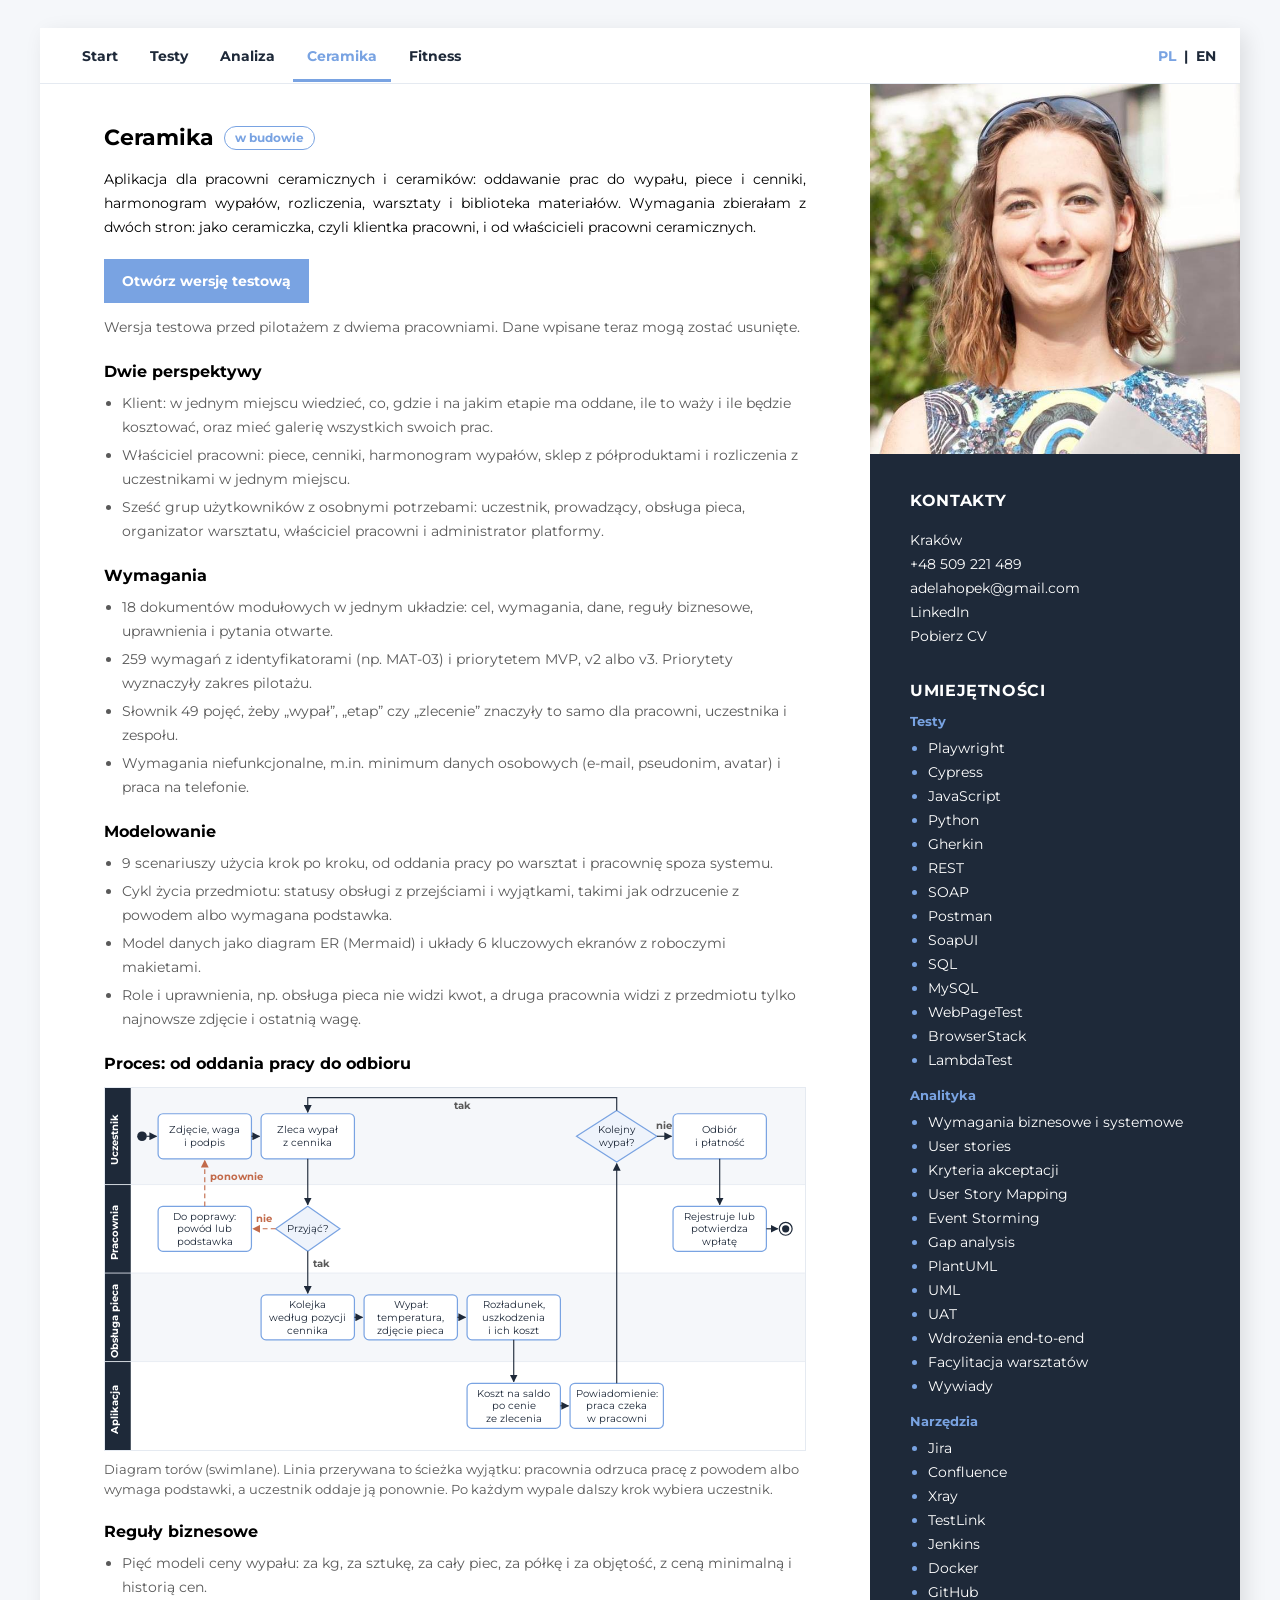
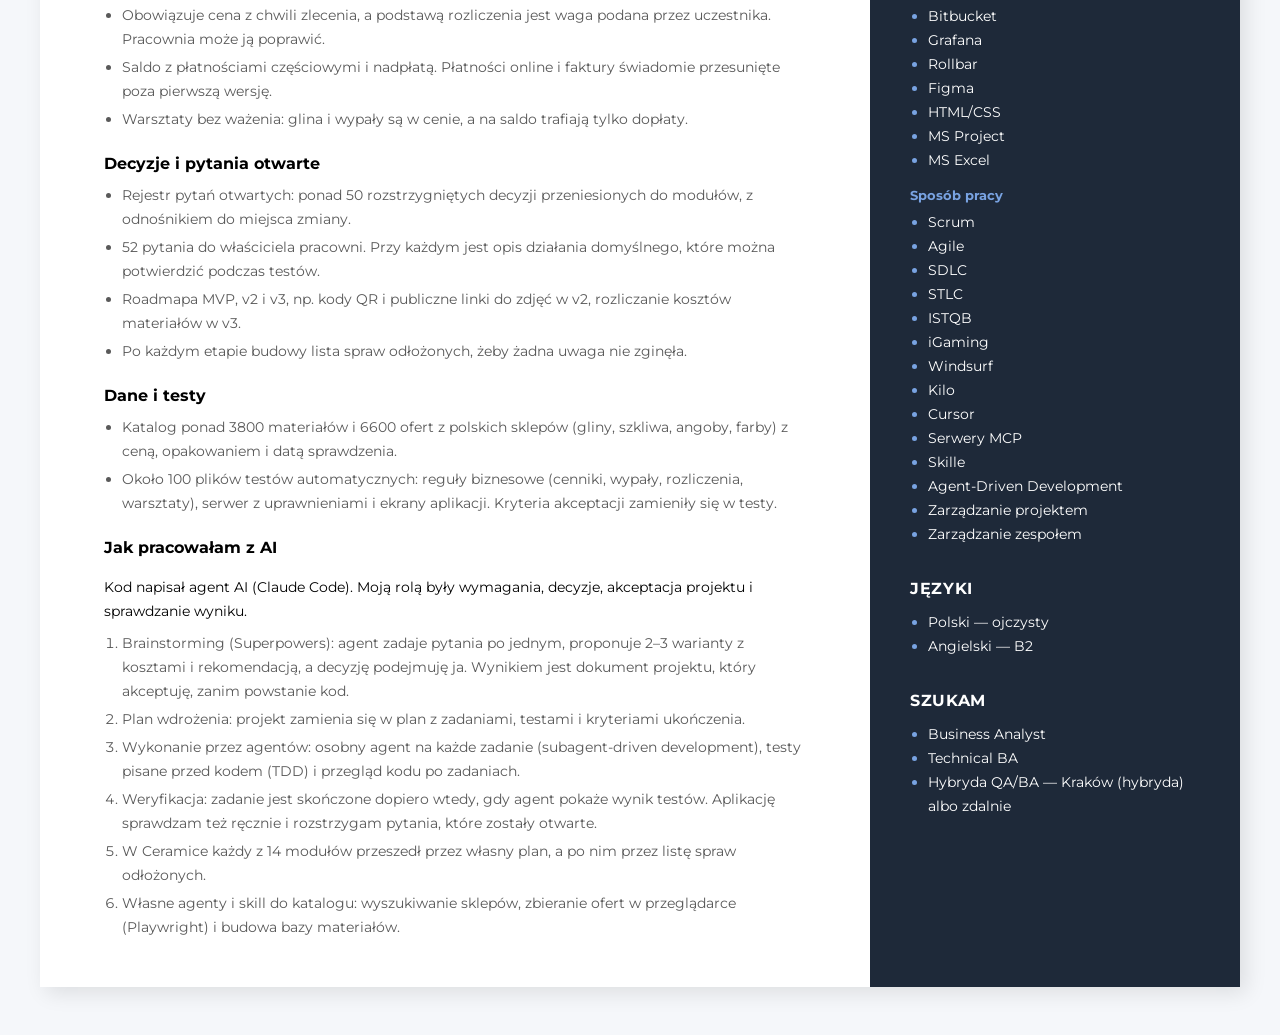
<file: ceramika.html>
<!DOCTYPE html>
<html lang="pl">
  <head>
    <meta charset="UTF-8" />
    <meta name="viewport" content="width=device-width, initial-scale=1.0" />
    <title data-pl="Ceramika — Adela Hopek" data-en="Ceramics — Adela Hopek">Ceramika — Adela Hopek</title>
    <link rel="preconnect" href="https://fonts.googleapis.com" />
    <link rel="preconnect" href="https://fonts.gstatic.com" crossorigin />
    <link
      href="https://fonts.googleapis.com/css2?family=Montserrat:wght@400;700&display=swap"
      rel="stylesheet"
    />
    <link href="style.css?v=20261107" rel="stylesheet" />
  </head>
  <body>
    <div class="page">
      <nav class="tabs" aria-label="Sekcje">
        <div class="tabs-links">
          <a class="tab" data-nav href="/" data-pl="Start" data-en="Start">Start</a>
          <a class="tab" data-nav href="testy" data-pl="Testy" data-en="Testing">Testy</a>
          <a class="tab" data-nav href="analiza" data-pl="Analiza" data-en="Analysis">Analiza</a>
          <a class="tab is-active" data-nav href="ceramika" data-pl="Ceramika" data-en="Ceramics">Ceramika</a>
          <a class="tab" data-nav href="fitness" data-pl="Fitness" data-en="Fitness">Fitness</a>
        </div>
        <div class="lang-switch">
          <button type="button" data-lang="pl" class="is-active" aria-pressed="true">PL</button>
          <span class="lang-sep" aria-hidden="true">|</span>
          <button type="button" data-lang="en" aria-pressed="false">EN</button>
        </div>
      </nav>
      <div class="wrapper">
        <main>
          <div class="project-head">
            <h1 class="page-title" data-pl="Ceramika" data-en="Ceramics">Ceramika</h1>
            <span class="status-badge" data-pl="w budowie" data-en="in progress">w budowie</span>
          </div>
          <p class="description" data-pl="Aplikacja dla pracowni ceramicznych i ceramików: oddawanie prac do wypału, piece i cenniki, harmonogram wypałów, rozliczenia, warsztaty i biblioteka materiałów. Wymagania zbierałam z dwóch stron: jako ceramiczka, czyli klientka pracowni, i od właścicieli pracowni ceramicznych." data-en="An app for ceramic studios and potters: handing in pieces for firing, kilns and price lists, firing schedules, settlements, workshops and a materials library. I gathered requirements from two sides: as a potter, i.e. a studio customer, and from ceramic studio owners.">Aplikacja dla pracowni ceramicznych i ceramików: oddawanie prac do wypału, piece i cenniki, harmonogram wypałów, rozliczenia, warsztaty i biblioteka materiałów. Wymagania zbierałam z dwóch stron: jako ceramiczka, czyli klientka pracowni, i od właścicieli pracowni ceramicznych.</p>
          <div class="cta">
            <a class="cta-primary" href="https://ceramika.adelahopek.pl" target="_blank" rel="noopener noreferrer" data-pl="Otwórz wersję testową" data-en="Open the test version">Otwórz wersję testową</a>
          </div>
          <p class="availability" data-pl="Wersja testowa przed pilotażem z dwiema pracowniami. Dane wpisane teraz mogą zostać usunięte." data-en="A test version ahead of a pilot with two studios. Data entered now may be deleted.">Wersja testowa przed pilotażem z dwiema pracowniami. Dane wpisane teraz mogą zostać usunięte.</p>

          <h2 class="subhead" data-pl="Dwie perspektywy" data-en="Two perspectives">Dwie perspektywy</h2>
          <ul class="topic-list">
            <li data-pl="Klient: w jednym miejscu wiedzieć, co, gdzie i na jakim etapie ma oddane, ile to waży i ile będzie kosztować, oraz mieć galerię wszystkich swoich prac." data-en="Customer: know in one place what has been handed in, where, at what stage, how much it weighs and what it will cost, and keep a gallery of all their pieces.">Klient: w jednym miejscu wiedzieć, co, gdzie i na jakim etapie ma oddane, ile to waży i ile będzie kosztować, oraz mieć galerię wszystkich swoich prac.</li>
            <li data-pl="Właściciel pracowni: piece, cenniki, harmonogram wypałów, sklep z półproduktami i rozliczenia z uczestnikami w jednym miejscu." data-en="Studio owner: kilns, price lists, firing schedule, a shop for bisque ware and settlements with participants in one place.">Właściciel pracowni: piece, cenniki, harmonogram wypałów, sklep z półproduktami i rozliczenia z uczestnikami w jednym miejscu.</li>
            <li data-pl="Sześć grup użytkowników z osobnymi potrzebami: uczestnik, prowadzący, obsługa pieca, organizator warsztatu, właściciel pracowni i administrator platformy." data-en="Six user groups with distinct needs: participant, instructor, kiln operator, workshop organiser, studio owner and platform administrator.">Sześć grup użytkowników z osobnymi potrzebami: uczestnik, prowadzący, obsługa pieca, organizator warsztatu, właściciel pracowni i administrator platformy.</li>
          </ul>

          <h2 class="subhead" data-pl="Wymagania" data-en="Requirements">Wymagania</h2>
          <ul class="topic-list">
            <li data-pl="18 dokumentów modułowych w jednym układzie: cel, wymagania, dane, reguły biznesowe, uprawnienia i pytania otwarte." data-en="18 module documents with one structure: goal, requirements, data, business rules, permissions and open questions.">18 dokumentów modułowych w jednym układzie: cel, wymagania, dane, reguły biznesowe, uprawnienia i pytania otwarte.</li>
            <li data-pl="259 wymagań z identyfikatorami (np. MAT-03) i priorytetem MVP, v2 albo v3. Priorytety wyznaczyły zakres pilotażu." data-en="259 requirements with IDs (e.g. MAT-03) and an MVP, v2 or v3 priority. The priorities defined the pilot scope.">259 wymagań z identyfikatorami (np. MAT-03) i priorytetem MVP, v2 albo v3. Priorytety wyznaczyły zakres pilotażu.</li>
            <li data-pl="Słownik 49 pojęć, żeby „wypał”, „etap” czy „zlecenie” znaczyły to samo dla pracowni, uczestnika i zespołu." data-en="A glossary of 49 terms, so that “firing”, “stage” or “order” mean the same to the studio, the participant and the team.">Słownik 49 pojęć, żeby „wypał”, „etap” czy „zlecenie” znaczyły to samo dla pracowni, uczestnika i zespołu.</li>
            <li data-pl="Wymagania niefunkcjonalne, m.in. minimum danych osobowych (e-mail, pseudonim, avatar) i praca na telefonie." data-en="Non-functional requirements, including minimal personal data (email, nickname, avatar) and mobile-first use.">Wymagania niefunkcjonalne, m.in. minimum danych osobowych (e-mail, pseudonim, avatar) i praca na telefonie.</li>
          </ul>

          <h2 class="subhead" data-pl="Modelowanie" data-en="Modeling">Modelowanie</h2>
          <ul class="topic-list">
            <li data-pl="9 scenariuszy użycia krok po kroku, od oddania pracy po warsztat i pracownię spoza systemu." data-en="9 step-by-step use-case scenarios, from handing in a piece to workshops and studios outside the system.">9 scenariuszy użycia krok po kroku, od oddania pracy po warsztat i pracownię spoza systemu.</li>
            <li data-pl="Cykl życia przedmiotu: statusy obsługi z przejściami i wyjątkami, takimi jak odrzucenie z powodem albo wymagana podstawka." data-en="Item lifecycle: handling statuses with transitions and exceptions such as rejection with a reason or a required kiln stilt.">Cykl życia przedmiotu: statusy obsługi z przejściami i wyjątkami, takimi jak odrzucenie z powodem albo wymagana podstawka.</li>
            <li data-pl="Model danych jako diagram ER (Mermaid) i układy 6 kluczowych ekranów z roboczymi makietami." data-en="A data model as an ER diagram (Mermaid) and layouts of 6 key screens with working mockups.">Model danych jako diagram ER (Mermaid) i układy 6 kluczowych ekranów z roboczymi makietami.</li>
            <li data-pl="Role i uprawnienia, np. obsługa pieca nie widzi kwot, a druga pracownia widzi z przedmiotu tylko najnowsze zdjęcie i ostatnią wagę." data-en="Roles and permissions, e.g. the kiln operator sees no amounts, and a second studio sees only the latest photo and weight of a piece.">Role i uprawnienia, np. obsługa pieca nie widzi kwot, a druga pracownia widzi z przedmiotu tylko najnowsze zdjęcie i ostatnią wagę.</li>
          </ul>

          <h2 class="subhead" data-pl="Proces: od oddania pracy do odbioru" data-en="Process: from handing in a piece to collection">Proces: od oddania pracy do odbioru</h2>
          <figure class="diagram">
            <div class="diagram-scroll"><svg viewBox="0 0 870 450" role="img" aria-labelledby="dg-cer-t" xmlns="http://www.w3.org/2000/svg"><title id="dg-cer-t" data-pl="Proces od oddania pracy do odbioru" data-en="Process from handing in a piece to collection">Proces od oddania pracy do odbioru</title><defs><marker id="dg-cer" viewBox="0 0 10 10" refX="9" refY="5" markerWidth="7" markerHeight="7" orient="auto-start-reverse"><path d="M0 0 L10 5 L0 10 z" class="dg-head"/></marker><marker id="dg-cer-alt" viewBox="0 0 10 10" refX="9" refY="5" markerWidth="7" markerHeight="7" orient="auto-start-reverse"><path d="M0 0 L10 5 L0 10 z" class="dg-head-alt"/></marker></defs><rect class="dg-lane" x="0" y="0" width="870" height="120"/><rect class="dg-lane-head" x="0" y="0" width="32" height="120"/><text class="dg-lane-label" x="16" y="64.5" transform="rotate(-90 16 64.5)" data-pl="Uczestnik" data-en="Participant">Uczestnik</text><rect class="dg-lane-alt" x="0" y="120" width="870" height="110"/><rect class="dg-lane-head" x="0" y="120" width="32" height="110"/><text class="dg-lane-label" x="16" y="179.5" transform="rotate(-90 16 179.5)" data-pl="Pracownia" data-en="Studio staff">Pracownia</text><line class="dg-lane-line" x1="0" y1="120" x2="870" y2="120"/><rect class="dg-lane" x="0" y="230" width="870" height="110"/><rect class="dg-lane-head" x="0" y="230" width="32" height="110"/><text class="dg-lane-label" x="16" y="289.5" transform="rotate(-90 16 289.5)" data-pl="Obsługa pieca" data-en="Kiln operator">Obsługa pieca</text><line class="dg-lane-line" x1="0" y1="230" x2="870" y2="230"/><rect class="dg-lane-alt" x="0" y="340" width="870" height="110"/><rect class="dg-lane-head" x="0" y="340" width="32" height="110"/><text class="dg-lane-label" x="16" y="399.5" transform="rotate(-90 16 399.5)" data-pl="Aplikacja" data-en="App">Aplikacja</text><line class="dg-lane-line" x1="0" y1="340" x2="870" y2="340"/><circle class="dg-start" cx="46" cy="60" r="6"/><path class="dg-flow" d="M52 60 H64" marker-end="url(#dg-cer)"/><rect class="dg-box" x="66" y="32" width="116" height="56" rx="6"/><text class="dg-t"><tspan x="124" y="56.5" data-pl="Zdjęcie, waga" data-en="Photo, weight">Zdjęcie, waga</tspan><tspan x="124" y="72.5" data-pl="i podpis" data-en="and signature">i podpis</tspan></text><path class="dg-flow" d="M182 60 H192" marker-end="url(#dg-cer)"/><rect class="dg-box" x="194" y="32" width="116" height="56" rx="6"/><text class="dg-t"><tspan x="252" y="56.5" data-pl="Zleca wypał" data-en="Orders a firing">Zleca wypał</tspan><tspan x="252" y="72.5" data-pl="z cennika" data-en="from price list">z cennika</tspan></text><path class="dg-flow" d="M252 88 V145" marker-end="url(#dg-cer)"/><polygon class="dg-dec" points="252,147 292,175 252,203 212,175"/><text class="dg-t"><tspan x="252" y="179.5" data-pl="Przyjąć?" data-en="Accept?">Przyjąć?</tspan></text><path class="dg-flow dg-alt" d="M212 175 H184" marker-end="url(#dg-cer-alt)"/><text class="dg-label dg-label-alt" x="197" y="166" text-anchor="middle" data-pl="nie" data-en="no">nie</text><rect class="dg-box" x="66" y="147" width="116" height="56" rx="6"/><text class="dg-t"><tspan x="124" y="163.5" data-pl="Do poprawy:" data-en="To fix:">Do poprawy:</tspan><tspan x="124" y="179.5" data-pl="powód lub" data-en="reason or">powód lub</tspan><tspan x="124" y="195.5" data-pl="podstawka" data-en="stilt needed">podstawka</tspan></text><path class="dg-flow dg-alt" d="M124 147 V90" marker-end="url(#dg-cer-alt)"/><text class="dg-label dg-label-alt" x="131" y="114" text-anchor="start" data-pl="ponownie" data-en="resubmits">ponownie</text><path class="dg-flow" d="M252 203 V255" marker-end="url(#dg-cer)"/><text class="dg-label" x="259" y="222" text-anchor="start" data-pl="tak" data-en="yes">tak</text><rect class="dg-box" x="194" y="257" width="116" height="56" rx="6"/><text class="dg-t"><tspan x="252" y="273.5" data-pl="Kolejka" data-en="Queue">Kolejka</tspan><tspan x="252" y="289.5" data-pl="według pozycji" data-en="by price-list">według pozycji</tspan><tspan x="252" y="305.5" data-pl="cennika" data-en="item">cennika</tspan></text><path class="dg-flow" d="M310 285 H320" marker-end="url(#dg-cer)"/><rect class="dg-box" x="322" y="257" width="116" height="56" rx="6"/><text class="dg-t"><tspan x="380" y="273.5" data-pl="Wypał:" data-en="Firing:">Wypał:</tspan><tspan x="380" y="289.5" data-pl="temperatura," data-en="temperature,">temperatura,</tspan><tspan x="380" y="305.5" data-pl="zdjęcie pieca" data-en="kiln photo">zdjęcie pieca</tspan></text><path class="dg-flow" d="M438 285 H448" marker-end="url(#dg-cer)"/><rect class="dg-box" x="450" y="257" width="116" height="56" rx="6"/><text class="dg-t"><tspan x="508" y="273.5" data-pl="Rozładunek," data-en="Unloading,">Rozładunek,</tspan><tspan x="508" y="289.5" data-pl="uszkodzenia" data-en="damage">uszkodzenia</tspan><tspan x="508" y="305.5" data-pl="i ich koszt" data-en="and its cost">i ich koszt</tspan></text><path class="dg-flow" d="M508 313 V365" marker-end="url(#dg-cer)"/><rect class="dg-box" x="450" y="367" width="116" height="56" rx="6"/><text class="dg-t"><tspan x="508" y="383.5" data-pl="Koszt na saldo" data-en="Cost to balance">Koszt na saldo</tspan><tspan x="508" y="399.5" data-pl="po cenie" data-en="at the price">po cenie</tspan><tspan x="508" y="415.5" data-pl="ze zlecenia" data-en="when ordered">ze zlecenia</tspan></text><path class="dg-flow" d="M566 395 H576" marker-end="url(#dg-cer)"/><rect class="dg-box" x="578" y="367" width="116" height="56" rx="6"/><text class="dg-t"><tspan x="636" y="383.5" data-pl="Powiadomienie:" data-en="Notification:">Powiadomienie:</tspan><tspan x="636" y="399.5" data-pl="praca czeka" data-en="piece waits">praca czeka</tspan><tspan x="636" y="415.5" data-pl="w pracowni" data-en="at the studio">w pracowni</tspan></text><path class="dg-flow" d="M636 367 V94" marker-end="url(#dg-cer)"/><polygon class="dg-dec" points="636,28 686,60 636,92 586,60"/><text class="dg-t"><tspan x="636" y="56.5" data-pl="Kolejny" data-en="Next">Kolejny</tspan><tspan x="636" y="72.5" data-pl="wypał?" data-en="firing?">wypał?</tspan></text><path class="dg-flow" d="M636 28 V12 H252 V30" marker-end="url(#dg-cer)"/><text class="dg-label" x="444" y="26" text-anchor="middle" data-pl="tak" data-en="yes">tak</text><path class="dg-flow" d="M686 60 H704" marker-end="url(#dg-cer)"/><text class="dg-label" x="695" y="51" text-anchor="middle" data-pl="nie" data-en="no">nie</text><rect class="dg-box" x="706" y="32" width="116" height="56" rx="6"/><text class="dg-t"><tspan x="764" y="56.5" data-pl="Odbiór" data-en="Collection">Odbiór</tspan><tspan x="764" y="72.5" data-pl="i płatność" data-en="and payment">i płatność</tspan></text><path class="dg-flow" d="M764 88 V145" marker-end="url(#dg-cer)"/><rect class="dg-box" x="706" y="147" width="116" height="56" rx="6"/><text class="dg-t"><tspan x="764" y="163.5" data-pl="Rejestruje lub" data-en="Records or">Rejestruje lub</tspan><tspan x="764" y="179.5" data-pl="potwierdza" data-en="confirms">potwierdza</tspan><tspan x="764" y="195.5" data-pl="wpłatę" data-en="the payment">wpłatę</tspan></text><path class="dg-flow" d="M822 175 H836" marker-end="url(#dg-cer)"/><circle class="dg-end" cx="846" cy="175" r="8"/><circle class="dg-start" cx="846" cy="175" r="4.5"/></svg></div>
            <p class="diagram-hint" data-pl="Diagram można przesunąć w bok." data-en="You can scroll the diagram sideways.">Diagram można przesunąć w bok.</p>
            <figcaption data-pl="Diagram torów (swimlane). Linia przerywana to ścieżka wyjątku: pracownia odrzuca pracę z powodem albo wymaga podstawki, a uczestnik oddaje ją ponownie. Po każdym wypale dalszy krok wybiera uczestnik." data-en="Swimlane diagram. The dashed line is the exception path: the studio rejects a piece with a reason or asks for a stilt, and the participant hands it in again. After every firing the participant chooses the next step.">Diagram torów (swimlane). Linia przerywana to ścieżka wyjątku: pracownia odrzuca pracę z powodem albo wymaga podstawki, a uczestnik oddaje ją ponownie. Po każdym wypale dalszy krok wybiera uczestnik.</figcaption>
          </figure>

          <h2 class="subhead" data-pl="Reguły biznesowe" data-en="Business rules">Reguły biznesowe</h2>
          <ul class="topic-list">
            <li data-pl="Pięć modeli ceny wypału: za kg, za sztukę, za cały piec, za półkę i za objętość, z ceną minimalną i historią cen." data-en="Five firing price models: per kg, per piece, per whole kiln, per shelf and per volume, with a minimum price and price history.">Pięć modeli ceny wypału: za kg, za sztukę, za cały piec, za półkę i za objętość, z ceną minimalną i historią cen.</li>
            <li data-pl="Obowiązuje cena z chwili zlecenia, a podstawą rozliczenia jest waga podana przez uczestnika. Pracownia może ją poprawić." data-en="The price at the time of ordering applies, and the participant’s weight is the basis for billing. The studio can correct it.">Obowiązuje cena z chwili zlecenia, a podstawą rozliczenia jest waga podana przez uczestnika. Pracownia może ją poprawić.</li>
            <li data-pl="Saldo z płatnościami częściowymi i nadpłatą. Płatności online i faktury świadomie przesunięte poza pierwszą wersję." data-en="A balance with partial payments and overpayment. Online payments and invoices deliberately left out of the first version.">Saldo z płatnościami częściowymi i nadpłatą. Płatności online i faktury świadomie przesunięte poza pierwszą wersję.</li>
            <li data-pl="Warsztaty bez ważenia: glina i wypały są w cenie, a na saldo trafiają tylko dopłaty." data-en="Workshops without weighing: clay and firings are included, and only extras go to the balance.">Warsztaty bez ważenia: glina i wypały są w cenie, a na saldo trafiają tylko dopłaty.</li>
          </ul>

          <h2 class="subhead" data-pl="Decyzje i pytania otwarte" data-en="Decisions and open questions">Decyzje i pytania otwarte</h2>
          <ul class="topic-list">
            <li data-pl="Rejestr pytań otwartych: ponad 50 rozstrzygniętych decyzji przeniesionych do modułów, z odnośnikiem do miejsca zmiany." data-en="An open-questions log: more than 50 settled decisions moved into the modules, with a link to where each applies.">Rejestr pytań otwartych: ponad 50 rozstrzygniętych decyzji przeniesionych do modułów, z odnośnikiem do miejsca zmiany.</li>
            <li data-pl="52 pytania do właściciela pracowni. Przy każdym jest opis działania domyślnego, które można potwierdzić podczas testów." data-en="52 questions for the studio owner, each with the default behaviour that can be confirmed during testing.">52 pytania do właściciela pracowni. Przy każdym jest opis działania domyślnego, które można potwierdzić podczas testów.</li>
            <li data-pl="Roadmapa MVP, v2 i v3, np. kody QR i publiczne linki do zdjęć w v2, rozliczanie kosztów materiałów w v3." data-en="An MVP, v2 and v3 roadmap, e.g. QR codes and public photo links in v2, material cost billing in v3.">Roadmapa MVP, v2 i v3, np. kody QR i publiczne linki do zdjęć w v2, rozliczanie kosztów materiałów w v3.</li>
            <li data-pl="Po każdym etapie budowy lista spraw odłożonych, żeby żadna uwaga nie zginęła." data-en="After every build stage, a list of deferred items so that no remark gets lost.">Po każdym etapie budowy lista spraw odłożonych, żeby żadna uwaga nie zginęła.</li>
          </ul>

          <h2 class="subhead" data-pl="Dane i testy" data-en="Data and tests">Dane i testy</h2>
          <ul class="topic-list">
            <li data-pl="Katalog ponad 3800 materiałów i 6600 ofert z polskich sklepów (gliny, szkliwa, angoby, farby) z ceną, opakowaniem i datą sprawdzenia." data-en="A catalogue of over 3,800 materials and 6,600 offers from Polish shops (clays, glazes, engobes, paints) with price, pack size and check date.">Katalog ponad 3800 materiałów i 6600 ofert z polskich sklepów (gliny, szkliwa, angoby, farby) z ceną, opakowaniem i datą sprawdzenia.</li>
            <li data-pl="Około 100 plików testów automatycznych: reguły biznesowe (cenniki, wypały, rozliczenia, warsztaty), serwer z uprawnieniami i ekrany aplikacji. Kryteria akceptacji zamieniły się w testy." data-en="About 100 automated test files: business rules (price lists, firings, settlements, workshops), the server with its permissions, and the app screens. Acceptance criteria became tests.">Około 100 plików testów automatycznych: reguły biznesowe (cenniki, wypały, rozliczenia, warsztaty), serwer z uprawnieniami i ekrany aplikacji. Kryteria akceptacji zamieniły się w testy.</li>
          </ul>

          <h2 class="subhead" data-pl="Jak pracowałam z AI" data-en="How I worked with AI">Jak pracowałam z AI</h2>
          <p class="note" data-pl="Kod napisał agent AI (Claude Code). Moją rolą były wymagania, decyzje, akceptacja projektu i sprawdzanie wyniku." data-en="The code was written by an AI agent (Claude Code). My role was the requirements, the decisions, approving the design and checking the result.">Kod napisał agent AI (Claude Code). Moją rolą były wymagania, decyzje, akceptacja projektu i sprawdzanie wyniku.</p>
          <ol class="topic-list">
            <li data-pl="Brainstorming (Superpowers): agent zadaje pytania po jednym, proponuje 2–3 warianty z kosztami i rekomendacją, a decyzję podejmuję ja. Wynikiem jest dokument projektu, który akceptuję, zanim powstanie kod." data-en="Brainstorming (Superpowers): the agent asks one question at a time and proposes 2–3 options with trade-offs and a recommendation; I make the decision. The result is a design document that I approve before any code is written.">Brainstorming (Superpowers): agent zadaje pytania po jednym, proponuje 2–3 warianty z kosztami i rekomendacją, a decyzję podejmuję ja. Wynikiem jest dokument projektu, który akceptuję, zanim powstanie kod.</li>
            <li data-pl="Plan wdrożenia: projekt zamienia się w plan z zadaniami, testami i kryteriami ukończenia." data-en="Implementation plan: the design becomes a plan with tasks, tests and completion criteria.">Plan wdrożenia: projekt zamienia się w plan z zadaniami, testami i kryteriami ukończenia.</li>
            <li data-pl="Wykonanie przez agentów: osobny agent na każde zadanie (subagent-driven development), testy pisane przed kodem (TDD) i przegląd kodu po zadaniach." data-en="Execution by agents: a separate agent per task (subagent-driven development), tests written before code (TDD) and code review after tasks.">Wykonanie przez agentów: osobny agent na każde zadanie (subagent-driven development), testy pisane przed kodem (TDD) i przegląd kodu po zadaniach.</li>
            <li data-pl="Weryfikacja: zadanie jest skończone dopiero wtedy, gdy agent pokaże wynik testów. Aplikację sprawdzam też ręcznie i rozstrzygam pytania, które zostały otwarte." data-en="Verification: a task is done only when the agent shows the test results. I also check the app by hand and settle the questions left open.">Weryfikacja: zadanie jest skończone dopiero wtedy, gdy agent pokaże wynik testów. Aplikację sprawdzam też ręcznie i rozstrzygam pytania, które zostały otwarte.</li>
            <li data-pl="W Ceramice każdy z 14 modułów przeszedł przez własny plan, a po nim przez listę spraw odłożonych." data-en="In Ceramics each of the 14 modules went through its own plan, followed by a list of deferred items.">W Ceramice każdy z 14 modułów przeszedł przez własny plan, a po nim przez listę spraw odłożonych.</li>
            <li data-pl="Własne agenty i skill do katalogu: wyszukiwanie sklepów, zbieranie ofert w przeglądarce (Playwright) i budowa bazy materiałów." data-en="Custom agents and a skill for the catalogue: finding shops, collecting offers in the browser (Playwright) and building the materials database.">Własne agenty i skill do katalogu: wyszukiwanie sklepów, zbieranie ofert w przeglądarce (Playwright) i budowa bazy materiałów.</li>
          </ol>
        </main>
        <aside>
          <img class="cv-photo" src="cv_zdjecie.jpg" alt="Adela Hopek" />
          <div class="contact-blok">
            <h2 class="head_secondary" data-pl="Kontakty" data-en="Contacts">Kontakty</h2>
            <p>
              <span class="contacts_link">Kraków</span><br />
              <a class="contacts_link" href="tel:+48509221489">+48 509 221 489</a><br />
              <a class="contacts_link" href="mailto:adelahopek@gmail.com">adelahopek@gmail.com</a><br />
              <a class="contacts_link" href="https://www.linkedin.com/in/adela-hopek/" target="_blank" rel="noopener noreferrer">LinkedIn</a><br />
              <a class="contacts_link" href="Adela_Hopek_CV.pdf" data-href-pl="Adela_Hopek_CV.pdf" data-href-en="Adela_Hopek_CV_EN.pdf" download data-pl="Pobierz CV" data-en="Download CV">Pobierz CV</a>
            </p>
          </div>
          <div class="list_blok">
            <h2 class="head_secondary" data-pl="Umiejętności" data-en="Skills">Umiejętności</h2>
            <h3 class="aside-label" data-pl="Testy" data-en="Testing">Testy</h3>
            <ul class="list_secondary">
              <li><span class="list_secondary_item">Playwright</span></li>
              <li><span class="list_secondary_item">Cypress</span></li>
              <li><span class="list_secondary_item">JavaScript</span></li>
              <li><span class="list_secondary_item">Python</span></li>
              <li><span class="list_secondary_item">Gherkin</span></li>
              <li><span class="list_secondary_item">REST</span></li>
              <li><span class="list_secondary_item">SOAP</span></li>
              <li><span class="list_secondary_item">Postman</span></li>
              <li><span class="list_secondary_item">SoapUI</span></li>
              <li><span class="list_secondary_item">SQL</span></li>
              <li><span class="list_secondary_item">MySQL</span></li>
              <li><span class="list_secondary_item">WebPageTest</span></li>
              <li><span class="list_secondary_item">BrowserStack</span></li>
              <li><span class="list_secondary_item">LambdaTest</span></li>
            </ul>
            <h3 class="aside-label" data-pl="Analityka" data-en="Analysis">Analityka</h3>
            <ul class="list_secondary">
              <li><span class="list_secondary_item" data-pl="Wymagania biznesowe i systemowe" data-en="Business and system requirements">Wymagania biznesowe i systemowe</span></li>
              <li><span class="list_secondary_item">User stories</span></li>
              <li><span class="list_secondary_item" data-pl="Kryteria akceptacji" data-en="Acceptance criteria">Kryteria akceptacji</span></li>
              <li><span class="list_secondary_item">User Story Mapping</span></li>
              <li><span class="list_secondary_item">Event Storming</span></li>
              <li><span class="list_secondary_item">Gap analysis</span></li>
              <li><span class="list_secondary_item">PlantUML</span></li>
              <li><span class="list_secondary_item">UML</span></li>
              <li><span class="list_secondary_item">UAT</span></li>
              <li><span class="list_secondary_item" data-pl="Wdrożenia end-to-end" data-en="End-to-end implementations">Wdrożenia end-to-end</span></li>
              <li><span class="list_secondary_item" data-pl="Facylitacja warsztatów" data-en="Workshop facilitation">Facylitacja warsztatów</span></li>
              <li><span class="list_secondary_item" data-pl="Wywiady" data-en="Interviews">Wywiady</span></li>
            </ul>
            <h3 class="aside-label" data-pl="Narzędzia" data-en="Tools">Narzędzia</h3>
            <ul class="list_secondary">
              <li><span class="list_secondary_item">Jira</span></li>
              <li><span class="list_secondary_item">Confluence</span></li>
              <li><span class="list_secondary_item">Xray</span></li>
              <li><span class="list_secondary_item">TestLink</span></li>
              <li><span class="list_secondary_item">Jenkins</span></li>
              <li><span class="list_secondary_item">Docker</span></li>
              <li><span class="list_secondary_item">GitHub</span></li>
              <li><span class="list_secondary_item">Bitbucket</span></li>
              <li><span class="list_secondary_item">Grafana</span></li>
              <li><span class="list_secondary_item">Rollbar</span></li>
              <li><span class="list_secondary_item">Figma</span></li>
              <li><span class="list_secondary_item">HTML/CSS</span></li>
              <li><span class="list_secondary_item">MS Project</span></li>
              <li><span class="list_secondary_item">MS Excel</span></li>
            </ul>
            <h3 class="aside-label" data-pl="Sposób pracy" data-en="Way of working">Sposób pracy</h3>
            <ul class="list_secondary">
              <li><span class="list_secondary_item">Scrum</span></li>
              <li><span class="list_secondary_item">Agile</span></li>
              <li><span class="list_secondary_item">SDLC</span></li>
              <li><span class="list_secondary_item">STLC</span></li>
              <li><span class="list_secondary_item">ISTQB</span></li>
              <li><span class="list_secondary_item">iGaming</span></li>
              <li><span class="list_secondary_item">Windsurf</span></li>
              <li><span class="list_secondary_item">Kilo</span></li>
              <li><span class="list_secondary_item">Cursor</span></li>
              <li><span class="list_secondary_item" data-pl="Serwery MCP" data-en="MCP servers">Serwery MCP</span></li>
              <li><span class="list_secondary_item" data-pl="Skille" data-en="Skills">Skille</span></li>
              <li><span class="list_secondary_item">Agent-Driven Development</span></li>
              <li><span class="list_secondary_item" data-pl="Zarządzanie projektem" data-en="Project management">Zarządzanie projektem</span></li>
              <li><span class="list_secondary_item" data-pl="Zarządzanie zespołem" data-en="Team management">Zarządzanie zespołem</span></li>
            </ul>
          </div>
          <div class="list_blok">
            <h2 class="head_secondary" data-pl="Języki" data-en="Languages">Języki</h2>
            <ul class="list_secondary">
              <li><span class="list_secondary_item" data-pl="Polski — ojczysty" data-en="Polish — native">Polski — ojczysty</span></li>
              <li><span class="list_secondary_item" data-pl="Angielski — B2" data-en="English — B2">Angielski — B2</span></li>
            </ul>
          </div>
          <div class="list_blok">
            <h2 class="head_secondary" data-pl="Szukam" data-en="Looking for">Szukam</h2>
            <ul class="list_secondary">
              <li><span class="list_secondary_item">Business Analyst</span></li>
              <li><span class="list_secondary_item">Technical BA</span></li>
              <li>
                <span
                  class="list_secondary_item"
                  data-pl="Hybryda QA/BA — Kraków (hybryda) albo zdalnie"
                  data-en="Hybrid QA/BA — Kraków (hybrid) or remote"
                >Hybryda QA/BA — Kraków (hybryda) albo zdalnie</span>
              </li>
            </ul>
          </div>
        </aside>
      </div>
    </div>
    <script src="lang.js?v=20261014"></script>
  </body>
</html>
</file>
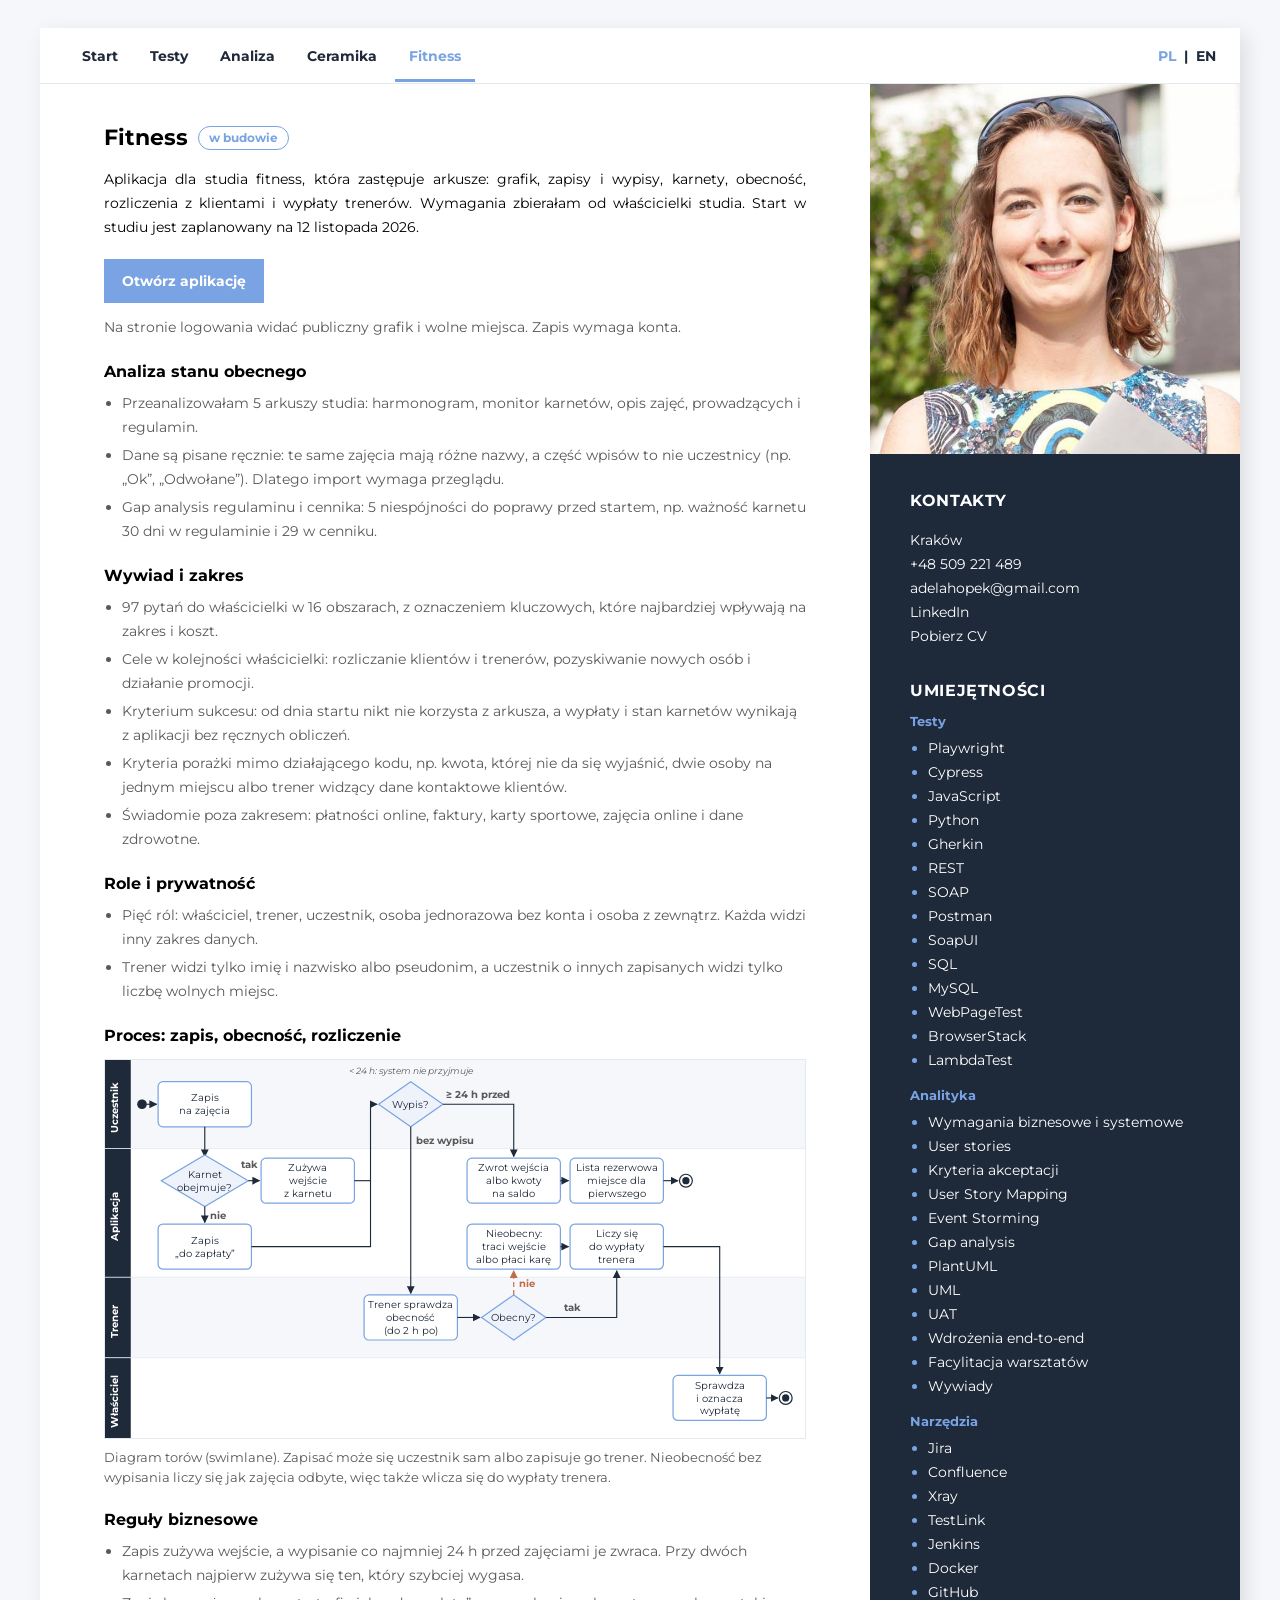
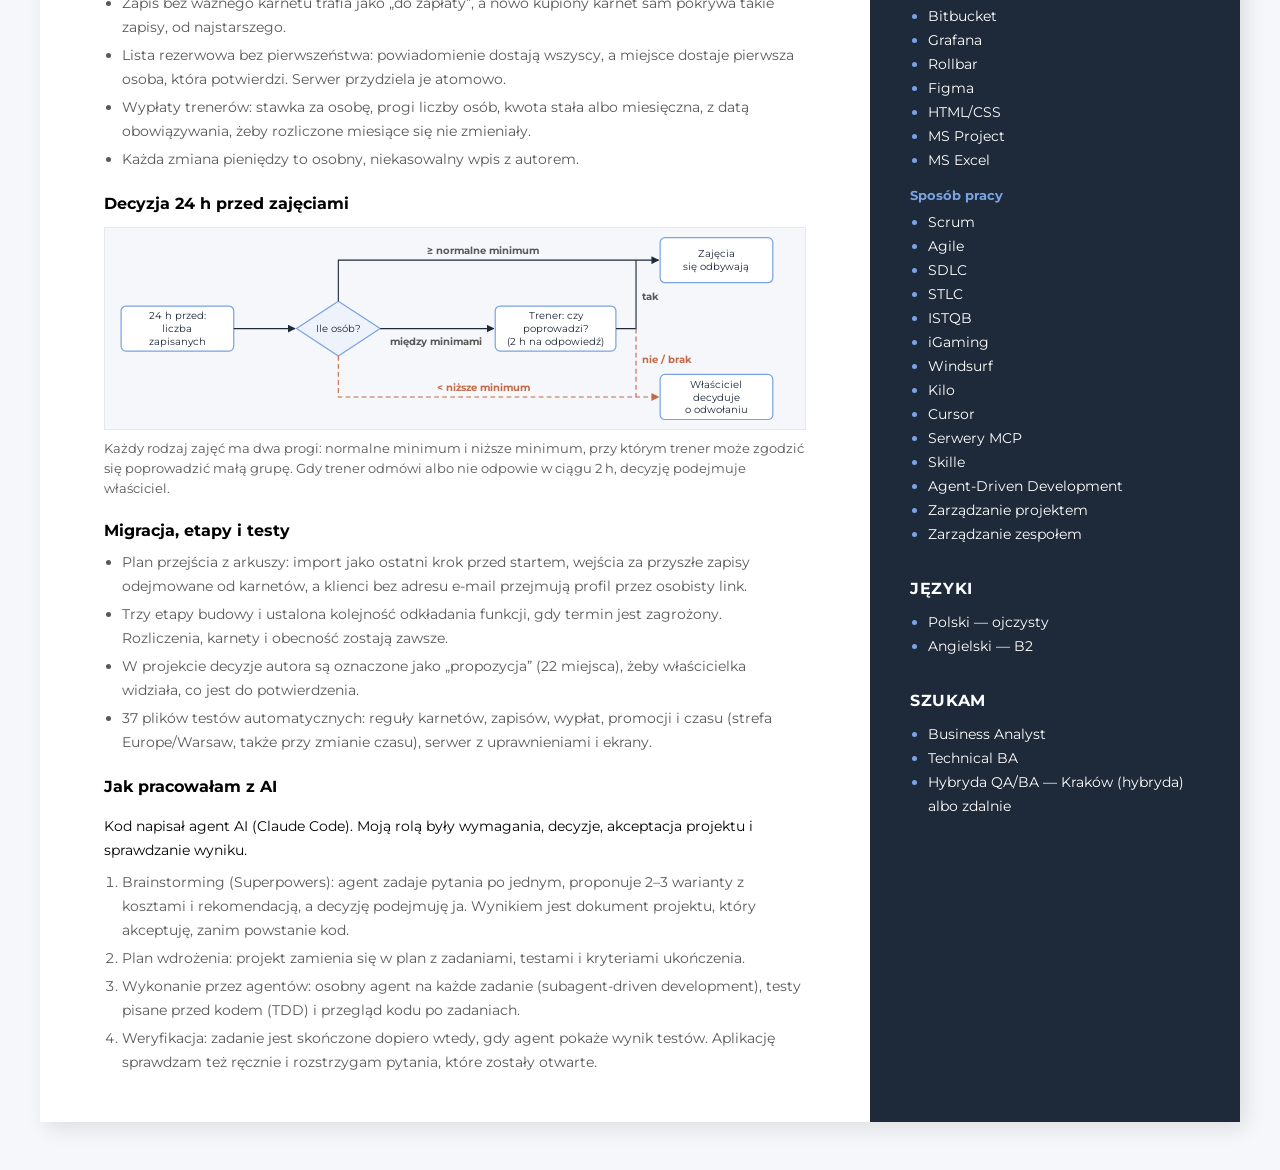
<file: fitness.html>
<!DOCTYPE html>
<html lang="pl">
  <head>
    <meta charset="UTF-8" />
    <meta name="viewport" content="width=device-width, initial-scale=1.0" />
    <title data-pl="Fitness — Adela Hopek" data-en="Fitness — Adela Hopek">Fitness — Adela Hopek</title>
    <link rel="preconnect" href="https://fonts.googleapis.com" />
    <link rel="preconnect" href="https://fonts.gstatic.com" crossorigin />
    <link
      href="https://fonts.googleapis.com/css2?family=Montserrat:wght@400;700&display=swap"
      rel="stylesheet"
    />
    <link href="style.css?v=20261107" rel="stylesheet" />
  </head>
  <body>
    <div class="page">
      <nav class="tabs" aria-label="Sekcje">
        <div class="tabs-links">
          <a class="tab" data-nav href="/" data-pl="Start" data-en="Start">Start</a>
          <a class="tab" data-nav href="testy" data-pl="Testy" data-en="Testing">Testy</a>
          <a class="tab" data-nav href="analiza" data-pl="Analiza" data-en="Analysis">Analiza</a>
          <a class="tab" data-nav href="ceramika" data-pl="Ceramika" data-en="Ceramics">Ceramika</a>
          <a class="tab is-active" data-nav href="fitness" data-pl="Fitness" data-en="Fitness">Fitness</a>
        </div>
        <div class="lang-switch">
          <button type="button" data-lang="pl" class="is-active" aria-pressed="true">PL</button>
          <span class="lang-sep" aria-hidden="true">|</span>
          <button type="button" data-lang="en" aria-pressed="false">EN</button>
        </div>
      </nav>
      <div class="wrapper">
        <main>
          <div class="project-head">
            <h1 class="page-title" data-pl="Fitness" data-en="Fitness">Fitness</h1>
            <span class="status-badge" data-pl="w budowie" data-en="in progress">w budowie</span>
          </div>
          <p class="description" data-pl="Aplikacja dla studia fitness, która zastępuje arkusze: grafik, zapisy i wypisy, karnety, obecność, rozliczenia z klientami i wypłaty trenerów. Wymagania zbierałam od właścicielki studia. Start w studiu jest zaplanowany na 12 listopada 2026." data-en="An app for a fitness studio that replaces spreadsheets: schedule, bookings and cancellations, passes, attendance, client settlements and trainer pay. I gathered the requirements from the studio owner. Go-live at the studio is planned for 12 November 2026.">Aplikacja dla studia fitness, która zastępuje arkusze: grafik, zapisy i wypisy, karnety, obecność, rozliczenia z klientami i wypłaty trenerów. Wymagania zbierałam od właścicielki studia. Start w studiu jest zaplanowany na 12 listopada 2026.</p>
          <div class="cta">
            <a class="cta-primary" href="https://grafit.adelahopek.pl" target="_blank" rel="noopener noreferrer" data-pl="Otwórz aplikację" data-en="Open the app">Otwórz aplikację</a>
          </div>
          <p class="availability" data-pl="Na stronie logowania widać publiczny grafik i wolne miejsca. Zapis wymaga konta." data-en="The login page shows the public schedule and free spots. Booking requires an account.">Na stronie logowania widać publiczny grafik i wolne miejsca. Zapis wymaga konta.</p>

          <h2 class="subhead" data-pl="Analiza stanu obecnego" data-en="Current-state analysis">Analiza stanu obecnego</h2>
          <ul class="topic-list">
            <li data-pl="Przeanalizowałam 5 arkuszy studia: harmonogram, monitor karnetów, opis zajęć, prowadzących i regulamin." data-en="I analysed the studio’s 5 spreadsheets: schedule, pass tracker, class descriptions, trainers and terms.">Przeanalizowałam 5 arkuszy studia: harmonogram, monitor karnetów, opis zajęć, prowadzących i regulamin.</li>
            <li data-pl="Dane są pisane ręcznie: te same zajęcia mają różne nazwy, a część wpisów to nie uczestnicy (np. „Ok”, „Odwołane”). Dlatego import wymaga przeglądu." data-en="The data is typed by hand: the same class has different names and some entries are not participants (e.g. “Ok”, “Cancelled”). The import therefore needs a review.">Dane są pisane ręcznie: te same zajęcia mają różne nazwy, a część wpisów to nie uczestnicy (np. „Ok”, „Odwołane”). Dlatego import wymaga przeglądu.</li>
            <li data-pl="Gap analysis regulaminu i cennika: 5 niespójności do poprawy przed startem, np. ważność karnetu 30 dni w regulaminie i 29 w cenniku." data-en="Gap analysis of the terms and the price list: 5 inconsistencies to fix before go-live, e.g. a pass valid for 30 days in the terms and 29 in the price list.">Gap analysis regulaminu i cennika: 5 niespójności do poprawy przed startem, np. ważność karnetu 30 dni w regulaminie i 29 w cenniku.</li>
          </ul>

          <h2 class="subhead" data-pl="Wywiad i zakres" data-en="Interview and scope">Wywiad i zakres</h2>
          <ul class="topic-list">
            <li data-pl="97 pytań do właścicielki w 16 obszarach, z oznaczeniem kluczowych, które najbardziej wpływają na zakres i koszt." data-en="97 questions for the owner in 16 areas, with the key ones marked as those that most affect scope and cost.">97 pytań do właścicielki w 16 obszarach, z oznaczeniem kluczowych, które najbardziej wpływają na zakres i koszt.</li>
            <li data-pl="Cele w kolejności właścicielki: rozliczanie klientów i trenerów, pozyskiwanie nowych osób i działanie promocji." data-en="Goals in the owner’s order: settling with clients and trainers, attracting new people and running promotions.">Cele w kolejności właścicielki: rozliczanie klientów i trenerów, pozyskiwanie nowych osób i działanie promocji.</li>
            <li data-pl="Kryterium sukcesu: od dnia startu nikt nie korzysta z arkusza, a wypłaty i stan karnetów wynikają z aplikacji bez ręcznych obliczeń." data-en="Success criterion: from go-live nobody uses the spreadsheet, and trainer pay and pass balances come from the app without manual calculation.">Kryterium sukcesu: od dnia startu nikt nie korzysta z arkusza, a wypłaty i stan karnetów wynikają z aplikacji bez ręcznych obliczeń.</li>
            <li data-pl="Kryteria porażki mimo działającego kodu, np. kwota, której nie da się wyjaśnić, dwie osoby na jednym miejscu albo trener widzący dane kontaktowe klientów." data-en="Failure criteria even with working code, e.g. an amount nobody can explain, two people in one spot, or a trainer seeing client contact details.">Kryteria porażki mimo działającego kodu, np. kwota, której nie da się wyjaśnić, dwie osoby na jednym miejscu albo trener widzący dane kontaktowe klientów.</li>
            <li data-pl="Świadomie poza zakresem: płatności online, faktury, karty sportowe, zajęcia online i dane zdrowotne." data-en="Deliberately out of scope: online payments, invoices, sports cards, online classes and health data.">Świadomie poza zakresem: płatności online, faktury, karty sportowe, zajęcia online i dane zdrowotne.</li>
          </ul>

          <h2 class="subhead" data-pl="Role i prywatność" data-en="Roles and privacy">Role i prywatność</h2>
          <ul class="topic-list">
            <li data-pl="Pięć ról: właściciel, trener, uczestnik, osoba jednorazowa bez konta i osoba z zewnątrz. Każda widzi inny zakres danych." data-en="Five roles: owner, trainer, client, one-off guest without an account and visitor. Each sees a different set of data.">Pięć ról: właściciel, trener, uczestnik, osoba jednorazowa bez konta i osoba z zewnątrz. Każda widzi inny zakres danych.</li>
            <li data-pl="Trener widzi tylko imię i nazwisko albo pseudonim, a uczestnik o innych zapisanych widzi tylko liczbę wolnych miejsc." data-en="A trainer sees only a name or nickname, and a client sees only the number of free spots, not who else is booked.">Trener widzi tylko imię i nazwisko albo pseudonim, a uczestnik o innych zapisanych widzi tylko liczbę wolnych miejsc.</li>
          </ul>

          <h2 class="subhead" data-pl="Proces: zapis, obecność, rozliczenie" data-en="Process: booking, attendance, settlement">Proces: zapis, obecność, rozliczenie</h2>
          <figure class="diagram">
            <div class="diagram-scroll"><svg viewBox="0 0 870 470" role="img" aria-labelledby="dg-fit-t" xmlns="http://www.w3.org/2000/svg"><title id="dg-fit-t" data-pl="Zapis, obecność i rozliczenie zajęć" data-en="Booking, attendance and settlement of a class">Zapis, obecność i rozliczenie zajęć</title><defs><marker id="dg-fit" viewBox="0 0 10 10" refX="9" refY="5" markerWidth="7" markerHeight="7" orient="auto-start-reverse"><path d="M0 0 L10 5 L0 10 z" class="dg-head"/></marker><marker id="dg-fit-alt" viewBox="0 0 10 10" refX="9" refY="5" markerWidth="7" markerHeight="7" orient="auto-start-reverse"><path d="M0 0 L10 5 L0 10 z" class="dg-head-alt"/></marker></defs><rect class="dg-lane" x="0" y="0" width="870" height="110"/><rect class="dg-lane-head" x="0" y="0" width="32" height="110"/><text class="dg-lane-label" x="16" y="59.5" transform="rotate(-90 16 59.5)" data-pl="Uczestnik" data-en="Client">Uczestnik</text><rect class="dg-lane-alt" x="0" y="110" width="870" height="160"/><rect class="dg-lane-head" x="0" y="110" width="32" height="160"/><text class="dg-lane-label" x="16" y="194.5" transform="rotate(-90 16 194.5)" data-pl="Aplikacja" data-en="App">Aplikacja</text><line class="dg-lane-line" x1="0" y1="110" x2="870" y2="110"/><rect class="dg-lane" x="0" y="270" width="870" height="100"/><rect class="dg-lane-head" x="0" y="270" width="32" height="100"/><text class="dg-lane-label" x="16" y="324.5" transform="rotate(-90 16 324.5)" data-pl="Trener" data-en="Trainer">Trener</text><line class="dg-lane-line" x1="0" y1="270" x2="870" y2="270"/><rect class="dg-lane-alt" x="0" y="370" width="870" height="100"/><rect class="dg-lane-head" x="0" y="370" width="32" height="100"/><text class="dg-lane-label" x="16" y="424.5" transform="rotate(-90 16 424.5)" data-pl="Właściciel" data-en="Owner">Właściciel</text><line class="dg-lane-line" x1="0" y1="370" x2="870" y2="370"/><circle class="dg-start" cx="46" cy="55" r="6"/><path class="dg-flow" d="M52 55 H64" marker-end="url(#dg-fit)"/><rect class="dg-box" x="66" y="27" width="116" height="56" rx="6"/><text class="dg-t"><tspan x="124" y="51.5" data-pl="Zapis" data-en="Books">Zapis</tspan><tspan x="124" y="67.5" data-pl="na zajęcia" data-en="a class">na zajęcia</tspan></text><path class="dg-flow" d="M124 83 V120" marker-end="url(#dg-fit)"/><polygon class="dg-dec" points="124,118 178,150 124,182 70,150"/><text class="dg-t"><tspan x="124" y="146.5" data-pl="Karnet" data-en="Pass">Karnet</tspan><tspan x="124" y="162.5" data-pl="obejmuje?" data-en="covers it?">obejmuje?</tspan></text><path class="dg-flow" d="M178 150 H192" marker-end="url(#dg-fit)"/><text class="dg-label" x="180" y="134" text-anchor="middle" data-pl="tak" data-en="yes">tak</text><rect class="dg-box" x="194" y="122" width="116" height="56" rx="6"/><text class="dg-t"><tspan x="252" y="138.5" data-pl="Zużywa" data-en="Uses an">Zużywa</tspan><tspan x="252" y="154.5" data-pl="wejście" data-en="entry from">wejście</tspan><tspan x="252" y="170.5" data-pl="z karnetu" data-en="the pass">z karnetu</tspan></text><path class="dg-flow" d="M124 182 V202" marker-end="url(#dg-fit)"/><text class="dg-label" x="131" y="197" text-anchor="start" data-pl="nie" data-en="no">nie</text><rect class="dg-box" x="66" y="204" width="116" height="56" rx="6"/><text class="dg-t"><tspan x="124" y="228.5" data-pl="Zapis" data-en="Booked as">Zapis</tspan><tspan x="124" y="244.5" data-pl="„do zapłaty”" data-en="“to pay”">„do zapłaty”</tspan></text><path class="dg-flow" d="M310 150 H330"/><path class="dg-flow" d="M182 232 H330 V55 H338" marker-end="url(#dg-fit)"/><polygon class="dg-dec" points="380,27 420,55 380,83 340,55"/><text class="dg-t"><tspan x="380" y="59.5" data-pl="Wypis?" data-en="Cancels?">Wypis?</tspan></text><text class="dg-note" x="380" y="18" text-anchor="middle" data-pl="&lt; 24 h: system nie przyjmuje" data-en="&lt; 24 h: not accepted">&lt; 24 h: system nie przyjmuje</text><path class="dg-flow" d="M420 55 H508 V120" marker-end="url(#dg-fit)"/><text class="dg-label" x="464" y="47" text-anchor="middle" data-pl="≥ 24 h przed" data-en="≥ 24 h before">≥ 24 h przed</text><rect class="dg-box" x="450" y="122" width="116" height="56" rx="6"/><text class="dg-t"><tspan x="508" y="138.5" data-pl="Zwrot wejścia" data-en="Entry or">Zwrot wejścia</tspan><tspan x="508" y="154.5" data-pl="albo kwoty" data-en="amount back">albo kwoty</tspan><tspan x="508" y="170.5" data-pl="na saldo" data-en="to balance">na saldo</tspan></text><path class="dg-flow" d="M566 150 H576" marker-end="url(#dg-fit)"/><rect class="dg-box" x="578" y="122" width="116" height="56" rx="6"/><text class="dg-t"><tspan x="636" y="138.5" data-pl="Lista rezerwowa" data-en="Waiting list:">Lista rezerwowa</tspan><tspan x="636" y="154.5" data-pl="miejsce dla" data-en="first to">miejsce dla</tspan><tspan x="636" y="170.5" data-pl="pierwszego" data-en="confirm gets it">pierwszego</tspan></text><path class="dg-flow" d="M694 150 H712" marker-end="url(#dg-fit)"/><circle class="dg-end" cx="722" cy="150" r="8"/><circle class="dg-start" cx="722" cy="150" r="4.5"/><path class="dg-flow" d="M380 83 V290" marker-end="url(#dg-fit)"/><text class="dg-label" x="387" y="104" text-anchor="start" data-pl="bez wypisu" data-en="no cancellation">bez wypisu</text><rect class="dg-box" x="322" y="292" width="116" height="56" rx="6"/><text class="dg-t"><tspan x="380" y="308.5" data-pl="Trener sprawdza" data-en="Trainer checks">Trener sprawdza</tspan><tspan x="380" y="324.5" data-pl="obecność" data-en="attendance">obecność</tspan><tspan x="380" y="340.5" data-pl="(do 2 h po)" data-en="(within 2 h)">(do 2 h po)</tspan></text><path class="dg-flow" d="M438 320 H466" marker-end="url(#dg-fit)"/><polygon class="dg-dec" points="508,292 548,320 508,348 468,320"/><text class="dg-t"><tspan x="508" y="324.5" data-pl="Obecny?" data-en="Present?">Obecny?</tspan></text><path class="dg-flow dg-alt" d="M508 292 V262" marker-end="url(#dg-fit-alt)"/><text class="dg-label dg-label-alt" x="515" y="282" text-anchor="start" data-pl="nie" data-en="no">nie</text><rect class="dg-box" x="450" y="204" width="116" height="56" rx="6"/><text class="dg-t"><tspan x="508" y="220.5" data-pl="Nieobecny:" data-en="Absent: loses">Nieobecny:</tspan><tspan x="508" y="236.5" data-pl="traci wejście" data-en="the entry or">traci wejście</tspan><tspan x="508" y="252.5" data-pl="albo płaci karę" data-en="pays a fee">albo płaci karę</tspan></text><path class="dg-flow" d="M566 232 H576" marker-end="url(#dg-fit)"/><path class="dg-flow" d="M548 320 H636 V262" marker-end="url(#dg-fit)"/><text class="dg-label" x="570" y="312" text-anchor="start" data-pl="tak" data-en="yes">tak</text><rect class="dg-box" x="578" y="204" width="116" height="56" rx="6"/><text class="dg-t"><tspan x="636" y="220.5" data-pl="Liczy się" data-en="Counts toward">Liczy się</tspan><tspan x="636" y="236.5" data-pl="do wypłaty" data-en="trainer">do wypłaty</tspan><tspan x="636" y="252.5" data-pl="trenera" data-en="pay">trenera</tspan></text><path class="dg-flow" d="M694 232 H764 V390" marker-end="url(#dg-fit)"/><rect class="dg-box" x="706" y="392" width="116" height="56" rx="6"/><text class="dg-t"><tspan x="764" y="408.5" data-pl="Sprawdza" data-en="Checks and">Sprawdza</tspan><tspan x="764" y="424.5" data-pl="i oznacza" data-en="marks pay">i oznacza</tspan><tspan x="764" y="440.5" data-pl="wypłatę" data-en="as paid">wypłatę</tspan></text><path class="dg-flow" d="M822 420 H836" marker-end="url(#dg-fit)"/><circle class="dg-end" cx="846" cy="420" r="8"/><circle class="dg-start" cx="846" cy="420" r="4.5"/></svg></div>
            <p class="diagram-hint" data-pl="Diagram można przesunąć w bok." data-en="You can scroll the diagram sideways.">Diagram można przesunąć w bok.</p>
            <figcaption data-pl="Diagram torów (swimlane). Zapisać może się uczestnik sam albo zapisuje go trener. Nieobecność bez wypisania liczy się jak zajęcia odbyte, więc także wlicza się do wypłaty trenera." data-en="Swimlane diagram. Clients book themselves or a trainer books them. A no-show without cancelling counts as an attended class, so it also counts toward the trainer’s pay.">Diagram torów (swimlane). Zapisać może się uczestnik sam albo zapisuje go trener. Nieobecność bez wypisania liczy się jak zajęcia odbyte, więc także wlicza się do wypłaty trenera.</figcaption>
          </figure>

          <h2 class="subhead" data-pl="Reguły biznesowe" data-en="Business rules">Reguły biznesowe</h2>
          <ul class="topic-list">
            <li data-pl="Zapis zużywa wejście, a wypisanie co najmniej 24 h przed zajęciami je zwraca. Przy dwóch karnetach najpierw zużywa się ten, który szybciej wygasa." data-en="A booking uses an entry, and cancelling at least 24 h before the class returns it. With two passes, the one expiring first is used first.">Zapis zużywa wejście, a wypisanie co najmniej 24 h przed zajęciami je zwraca. Przy dwóch karnetach najpierw zużywa się ten, który szybciej wygasa.</li>
            <li data-pl="Zapis bez ważnego karnetu trafia jako „do zapłaty”, a nowo kupiony karnet sam pokrywa takie zapisy, od najstarszego." data-en="A booking without a valid pass is recorded as “to pay”, and a newly bought pass covers such bookings automatically, oldest first.">Zapis bez ważnego karnetu trafia jako „do zapłaty”, a nowo kupiony karnet sam pokrywa takie zapisy, od najstarszego.</li>
            <li data-pl="Lista rezerwowa bez pierwszeństwa: powiadomienie dostają wszyscy, a miejsce dostaje pierwsza osoba, która potwierdzi. Serwer przydziela je atomowo." data-en="A waiting list without priority: everyone is notified and the spot goes to the first person who confirms. The server assigns it atomically.">Lista rezerwowa bez pierwszeństwa: powiadomienie dostają wszyscy, a miejsce dostaje pierwsza osoba, która potwierdzi. Serwer przydziela je atomowo.</li>
            <li data-pl="Wypłaty trenerów: stawka za osobę, progi liczby osób, kwota stała albo miesięczna, z datą obowiązywania, żeby rozliczone miesiące się nie zmieniały." data-en="Trainer pay: per person, by headcount thresholds, fixed or monthly, with an effective date, so that settled months never change.">Wypłaty trenerów: stawka za osobę, progi liczby osób, kwota stała albo miesięczna, z datą obowiązywania, żeby rozliczone miesiące się nie zmieniały.</li>
            <li data-pl="Każda zmiana pieniędzy to osobny, niekasowalny wpis z autorem." data-en="Every money change is a separate, non-deletable entry with its author.">Każda zmiana pieniędzy to osobny, niekasowalny wpis z autorem.</li>
          </ul>

          <h2 class="subhead" data-pl="Decyzja 24 h przed zajęciami" data-en="The decision 24 h before class">Decyzja 24 h przed zajęciami</h2>
          <figure class="diagram">
            <div class="diagram-scroll"><svg viewBox="0 0 870 250" role="img" aria-labelledby="dg-min-t" xmlns="http://www.w3.org/2000/svg"><title id="dg-min-t" data-pl="24 godziny przed zajęciami: czy grupa się odbędzie" data-en="24 hours before class: does the group go ahead">24 godziny przed zajęciami: czy grupa się odbędzie</title><defs><marker id="dg-min" viewBox="0 0 10 10" refX="9" refY="5" markerWidth="7" markerHeight="7" orient="auto-start-reverse"><path d="M0 0 L10 5 L0 10 z" class="dg-head"/></marker><marker id="dg-min-alt" viewBox="0 0 10 10" refX="9" refY="5" markerWidth="7" markerHeight="7" orient="auto-start-reverse"><path d="M0 0 L10 5 L0 10 z" class="dg-head-alt"/></marker></defs><rect class="dg-lane" x="0" y="0" width="870" height="250"/><rect class="dg-box" x="20" y="97" width="140" height="56" rx="6"/><text class="dg-t"><tspan x="90" y="113.5" data-pl="24 h przed:" data-en="24 h before:">24 h przed:</tspan><tspan x="90" y="129.5" data-pl="liczba" data-en="number of">liczba</tspan><tspan x="90" y="145.5" data-pl="zapisanych" data-en="bookings">zapisanych</tspan></text><path class="dg-flow" d="M160 125 H236" marker-end="url(#dg-min)"/><polygon class="dg-dec" points="290,91 342,125 290,159 238,125"/><text class="dg-t"><tspan x="290" y="129.5" data-pl="Ile osób?" data-en="How many?">Ile osób?</tspan></text><path class="dg-flow" d="M290 91 V40 H688" marker-end="url(#dg-min)"/><text class="dg-label" x="470" y="32" text-anchor="middle" data-pl="≥ normalne minimum" data-en="≥ normal minimum">≥ normalne minimum</text><path class="dg-flow" d="M342 125 H483" marker-end="url(#dg-min)"/><text class="dg-label" x="412" y="145" text-anchor="middle" data-pl="między minimami" data-en="between minimums">między minimami</text><path class="dg-flow dg-alt" d="M290 159 V210 H688" marker-end="url(#dg-min-alt)"/><text class="dg-label dg-label-alt" x="470" y="202" text-anchor="middle" data-pl="&lt; niższe minimum" data-en="&lt; lower minimum">&lt; niższe minimum</text><rect class="dg-box" x="485" y="97" width="150" height="56" rx="6"/><text class="dg-t"><tspan x="560" y="113.5" data-pl="Trener: czy" data-en="Trainer: will">Trener: czy</tspan><tspan x="560" y="129.5" data-pl="poprowadzi?" data-en="you run it?">poprowadzi?</tspan><tspan x="560" y="145.5" data-pl="(2 h na odpowiedź)" data-en="(2 h to answer)">(2 h na odpowiedź)</tspan></text><path class="dg-flow" d="M635 125 H660 V40"/><text class="dg-label" x="667" y="90" text-anchor="start" data-pl="tak" data-en="yes">tak</text><path class="dg-flow dg-alt" d="M660 125 V210"/><text class="dg-label dg-label-alt" x="667" y="168" text-anchor="start" data-pl="nie / brak" data-en="no / no reply">nie / brak</text><rect class="dg-box" x="690" y="12" width="140" height="56" rx="6"/><text class="dg-t"><tspan x="760" y="36.5" data-pl="Zajęcia" data-en="Class">Zajęcia</tspan><tspan x="760" y="52.5" data-pl="się odbywają" data-en="goes ahead">się odbywają</tspan></text><rect class="dg-box" x="690" y="182" width="140" height="56" rx="6"/><text class="dg-t"><tspan x="760" y="198.5" data-pl="Właściciel" data-en="Owner decides">Właściciel</tspan><tspan x="760" y="214.5" data-pl="decyduje" data-en="whether">decyduje</tspan><tspan x="760" y="230.5" data-pl="o odwołaniu" data-en="to cancel">o odwołaniu</tspan></text></svg></div>
            <p class="diagram-hint" data-pl="Diagram można przesunąć w bok." data-en="You can scroll the diagram sideways.">Diagram można przesunąć w bok.</p>
            <figcaption data-pl="Każdy rodzaj zajęć ma dwa progi: normalne minimum i niższe minimum, przy którym trener może zgodzić się poprowadzić małą grupę. Gdy trener odmówi albo nie odpowie w ciągu 2 h, decyzję podejmuje właściciel." data-en="Each class type has two thresholds: the normal minimum and a lower minimum at which the trainer may agree to run a small group. If the trainer declines or does not answer within 2 h, the owner decides.">Każdy rodzaj zajęć ma dwa progi: normalne minimum i niższe minimum, przy którym trener może zgodzić się poprowadzić małą grupę. Gdy trener odmówi albo nie odpowie w ciągu 2 h, decyzję podejmuje właściciel.</figcaption>
          </figure>

          <h2 class="subhead" data-pl="Migracja, etapy i testy" data-en="Migration, stages and tests">Migracja, etapy i testy</h2>
          <ul class="topic-list">
            <li data-pl="Plan przejścia z arkuszy: import jako ostatni krok przed startem, wejścia za przyszłe zapisy odejmowane od karnetów, a klienci bez adresu e-mail przejmują profil przez osobisty link." data-en="A spreadsheet migration plan: import as the last step before go-live, entries for future bookings deducted from passes, and clients without an email take over their profile via a personal link.">Plan przejścia z arkuszy: import jako ostatni krok przed startem, wejścia za przyszłe zapisy odejmowane od karnetów, a klienci bez adresu e-mail przejmują profil przez osobisty link.</li>
            <li data-pl="Trzy etapy budowy i ustalona kolejność odkładania funkcji, gdy termin jest zagrożony. Rozliczenia, karnety i obecność zostają zawsze." data-en="Three build stages and an agreed order for deferring features if the deadline is at risk. Settlements, passes and attendance always stay.">Trzy etapy budowy i ustalona kolejność odkładania funkcji, gdy termin jest zagrożony. Rozliczenia, karnety i obecność zostają zawsze.</li>
            <li data-pl="W projekcie decyzje autora są oznaczone jako „propozycja” (22 miejsca), żeby właścicielka widziała, co jest do potwierdzenia." data-en="In the design, the author’s own decisions are marked as “proposal” (22 places), so the owner can see what needs confirming.">W projekcie decyzje autora są oznaczone jako „propozycja” (22 miejsca), żeby właścicielka widziała, co jest do potwierdzenia.</li>
            <li data-pl="37 plików testów automatycznych: reguły karnetów, zapisów, wypłat, promocji i czasu (strefa Europe/Warsaw, także przy zmianie czasu), serwer z uprawnieniami i ekrany." data-en="37 automated test files: rules for passes, bookings, pay, promotions and time (Europe/Warsaw, including DST changes), the server with its permissions, and screens.">37 plików testów automatycznych: reguły karnetów, zapisów, wypłat, promocji i czasu (strefa Europe/Warsaw, także przy zmianie czasu), serwer z uprawnieniami i ekrany.</li>
          </ul>

          <h2 class="subhead" data-pl="Jak pracowałam z AI" data-en="How I worked with AI">Jak pracowałam z AI</h2>
          <p class="note" data-pl="Kod napisał agent AI (Claude Code). Moją rolą były wymagania, decyzje, akceptacja projektu i sprawdzanie wyniku." data-en="The code was written by an AI agent (Claude Code). My role was the requirements, the decisions, approving the design and checking the result.">Kod napisał agent AI (Claude Code). Moją rolą były wymagania, decyzje, akceptacja projektu i sprawdzanie wyniku.</p>
          <ol class="topic-list">
            <li data-pl="Brainstorming (Superpowers): agent zadaje pytania po jednym, proponuje 2–3 warianty z kosztami i rekomendacją, a decyzję podejmuję ja. Wynikiem jest dokument projektu, który akceptuję, zanim powstanie kod." data-en="Brainstorming (Superpowers): the agent asks one question at a time and proposes 2–3 options with trade-offs and a recommendation; I make the decision. The result is a design document that I approve before any code is written.">Brainstorming (Superpowers): agent zadaje pytania po jednym, proponuje 2–3 warianty z kosztami i rekomendacją, a decyzję podejmuję ja. Wynikiem jest dokument projektu, który akceptuję, zanim powstanie kod.</li>
            <li data-pl="Plan wdrożenia: projekt zamienia się w plan z zadaniami, testami i kryteriami ukończenia." data-en="Implementation plan: the design becomes a plan with tasks, tests and completion criteria.">Plan wdrożenia: projekt zamienia się w plan z zadaniami, testami i kryteriami ukończenia.</li>
            <li data-pl="Wykonanie przez agentów: osobny agent na każde zadanie (subagent-driven development), testy pisane przed kodem (TDD) i przegląd kodu po zadaniach." data-en="Execution by agents: a separate agent per task (subagent-driven development), tests written before code (TDD) and code review after tasks.">Wykonanie przez agentów: osobny agent na każde zadanie (subagent-driven development), testy pisane przed kodem (TDD) i przegląd kodu po zadaniach.</li>
            <li data-pl="Weryfikacja: zadanie jest skończone dopiero wtedy, gdy agent pokaże wynik testów. Aplikację sprawdzam też ręcznie i rozstrzygam pytania, które zostały otwarte." data-en="Verification: a task is done only when the agent shows the test results. I also check the app by hand and settle the questions left open.">Weryfikacja: zadanie jest skończone dopiero wtedy, gdy agent pokaże wynik testów. Aplikację sprawdzam też ręcznie i rozstrzygam pytania, które zostały otwarte.</li>
          </ol>
        </main>
        <aside>
          <img class="cv-photo" src="cv_zdjecie.jpg" alt="Adela Hopek" />
          <div class="contact-blok">
            <h2 class="head_secondary" data-pl="Kontakty" data-en="Contacts">Kontakty</h2>
            <p>
              <span class="contacts_link">Kraków</span><br />
              <a class="contacts_link" href="tel:+48509221489">+48 509 221 489</a><br />
              <a class="contacts_link" href="mailto:adelahopek@gmail.com">adelahopek@gmail.com</a><br />
              <a class="contacts_link" href="https://www.linkedin.com/in/adela-hopek/" target="_blank" rel="noopener noreferrer">LinkedIn</a><br />
              <a class="contacts_link" href="Adela_Hopek_CV.pdf" data-href-pl="Adela_Hopek_CV.pdf" data-href-en="Adela_Hopek_CV_EN.pdf" download data-pl="Pobierz CV" data-en="Download CV">Pobierz CV</a>
            </p>
          </div>
          <div class="list_blok">
            <h2 class="head_secondary" data-pl="Umiejętności" data-en="Skills">Umiejętności</h2>
            <h3 class="aside-label" data-pl="Testy" data-en="Testing">Testy</h3>
            <ul class="list_secondary">
              <li><span class="list_secondary_item">Playwright</span></li>
              <li><span class="list_secondary_item">Cypress</span></li>
              <li><span class="list_secondary_item">JavaScript</span></li>
              <li><span class="list_secondary_item">Python</span></li>
              <li><span class="list_secondary_item">Gherkin</span></li>
              <li><span class="list_secondary_item">REST</span></li>
              <li><span class="list_secondary_item">SOAP</span></li>
              <li><span class="list_secondary_item">Postman</span></li>
              <li><span class="list_secondary_item">SoapUI</span></li>
              <li><span class="list_secondary_item">SQL</span></li>
              <li><span class="list_secondary_item">MySQL</span></li>
              <li><span class="list_secondary_item">WebPageTest</span></li>
              <li><span class="list_secondary_item">BrowserStack</span></li>
              <li><span class="list_secondary_item">LambdaTest</span></li>
            </ul>
            <h3 class="aside-label" data-pl="Analityka" data-en="Analysis">Analityka</h3>
            <ul class="list_secondary">
              <li><span class="list_secondary_item" data-pl="Wymagania biznesowe i systemowe" data-en="Business and system requirements">Wymagania biznesowe i systemowe</span></li>
              <li><span class="list_secondary_item">User stories</span></li>
              <li><span class="list_secondary_item" data-pl="Kryteria akceptacji" data-en="Acceptance criteria">Kryteria akceptacji</span></li>
              <li><span class="list_secondary_item">User Story Mapping</span></li>
              <li><span class="list_secondary_item">Event Storming</span></li>
              <li><span class="list_secondary_item">Gap analysis</span></li>
              <li><span class="list_secondary_item">PlantUML</span></li>
              <li><span class="list_secondary_item">UML</span></li>
              <li><span class="list_secondary_item">UAT</span></li>
              <li><span class="list_secondary_item" data-pl="Wdrożenia end-to-end" data-en="End-to-end implementations">Wdrożenia end-to-end</span></li>
              <li><span class="list_secondary_item" data-pl="Facylitacja warsztatów" data-en="Workshop facilitation">Facylitacja warsztatów</span></li>
              <li><span class="list_secondary_item" data-pl="Wywiady" data-en="Interviews">Wywiady</span></li>
            </ul>
            <h3 class="aside-label" data-pl="Narzędzia" data-en="Tools">Narzędzia</h3>
            <ul class="list_secondary">
              <li><span class="list_secondary_item">Jira</span></li>
              <li><span class="list_secondary_item">Confluence</span></li>
              <li><span class="list_secondary_item">Xray</span></li>
              <li><span class="list_secondary_item">TestLink</span></li>
              <li><span class="list_secondary_item">Jenkins</span></li>
              <li><span class="list_secondary_item">Docker</span></li>
              <li><span class="list_secondary_item">GitHub</span></li>
              <li><span class="list_secondary_item">Bitbucket</span></li>
              <li><span class="list_secondary_item">Grafana</span></li>
              <li><span class="list_secondary_item">Rollbar</span></li>
              <li><span class="list_secondary_item">Figma</span></li>
              <li><span class="list_secondary_item">HTML/CSS</span></li>
              <li><span class="list_secondary_item">MS Project</span></li>
              <li><span class="list_secondary_item">MS Excel</span></li>
            </ul>
            <h3 class="aside-label" data-pl="Sposób pracy" data-en="Way of working">Sposób pracy</h3>
            <ul class="list_secondary">
              <li><span class="list_secondary_item">Scrum</span></li>
              <li><span class="list_secondary_item">Agile</span></li>
              <li><span class="list_secondary_item">SDLC</span></li>
              <li><span class="list_secondary_item">STLC</span></li>
              <li><span class="list_secondary_item">ISTQB</span></li>
              <li><span class="list_secondary_item">iGaming</span></li>
              <li><span class="list_secondary_item">Windsurf</span></li>
              <li><span class="list_secondary_item">Kilo</span></li>
              <li><span class="list_secondary_item">Cursor</span></li>
              <li><span class="list_secondary_item" data-pl="Serwery MCP" data-en="MCP servers">Serwery MCP</span></li>
              <li><span class="list_secondary_item" data-pl="Skille" data-en="Skills">Skille</span></li>
              <li><span class="list_secondary_item">Agent-Driven Development</span></li>
              <li><span class="list_secondary_item" data-pl="Zarządzanie projektem" data-en="Project management">Zarządzanie projektem</span></li>
              <li><span class="list_secondary_item" data-pl="Zarządzanie zespołem" data-en="Team management">Zarządzanie zespołem</span></li>
            </ul>
          </div>
          <div class="list_blok">
            <h2 class="head_secondary" data-pl="Języki" data-en="Languages">Języki</h2>
            <ul class="list_secondary">
              <li><span class="list_secondary_item" data-pl="Polski — ojczysty" data-en="Polish — native">Polski — ojczysty</span></li>
              <li><span class="list_secondary_item" data-pl="Angielski — B2" data-en="English — B2">Angielski — B2</span></li>
            </ul>
          </div>
          <div class="list_blok">
            <h2 class="head_secondary" data-pl="Szukam" data-en="Looking for">Szukam</h2>
            <ul class="list_secondary">
              <li><span class="list_secondary_item">Business Analyst</span></li>
              <li><span class="list_secondary_item">Technical BA</span></li>
              <li>
                <span
                  class="list_secondary_item"
                  data-pl="Hybryda QA/BA — Kraków (hybryda) albo zdalnie"
                  data-en="Hybrid QA/BA — Kraków (hybrid) or remote"
                >Hybryda QA/BA — Kraków (hybryda) albo zdalnie</span>
              </li>
            </ul>
          </div>
        </aside>
      </div>
    </div>
    <script src="lang.js?v=20261014"></script>
  </body>
</html>
</file>
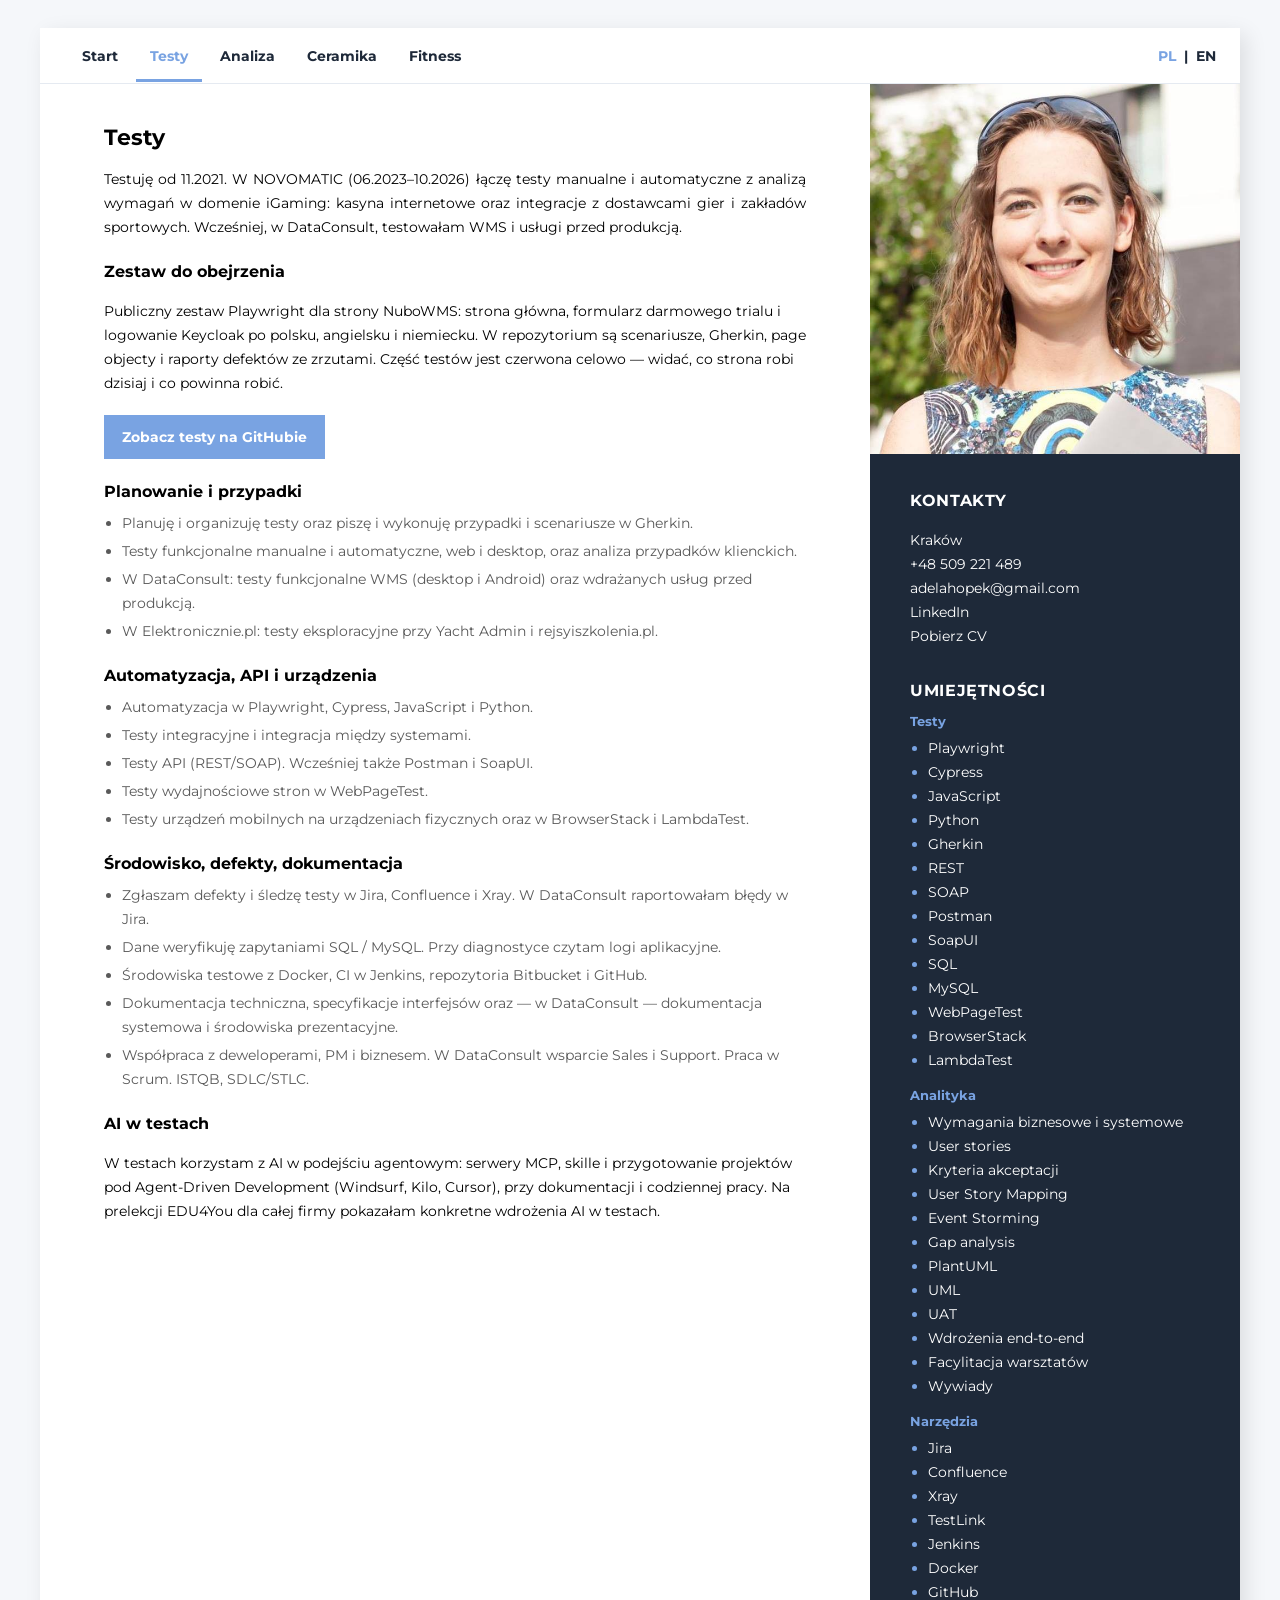
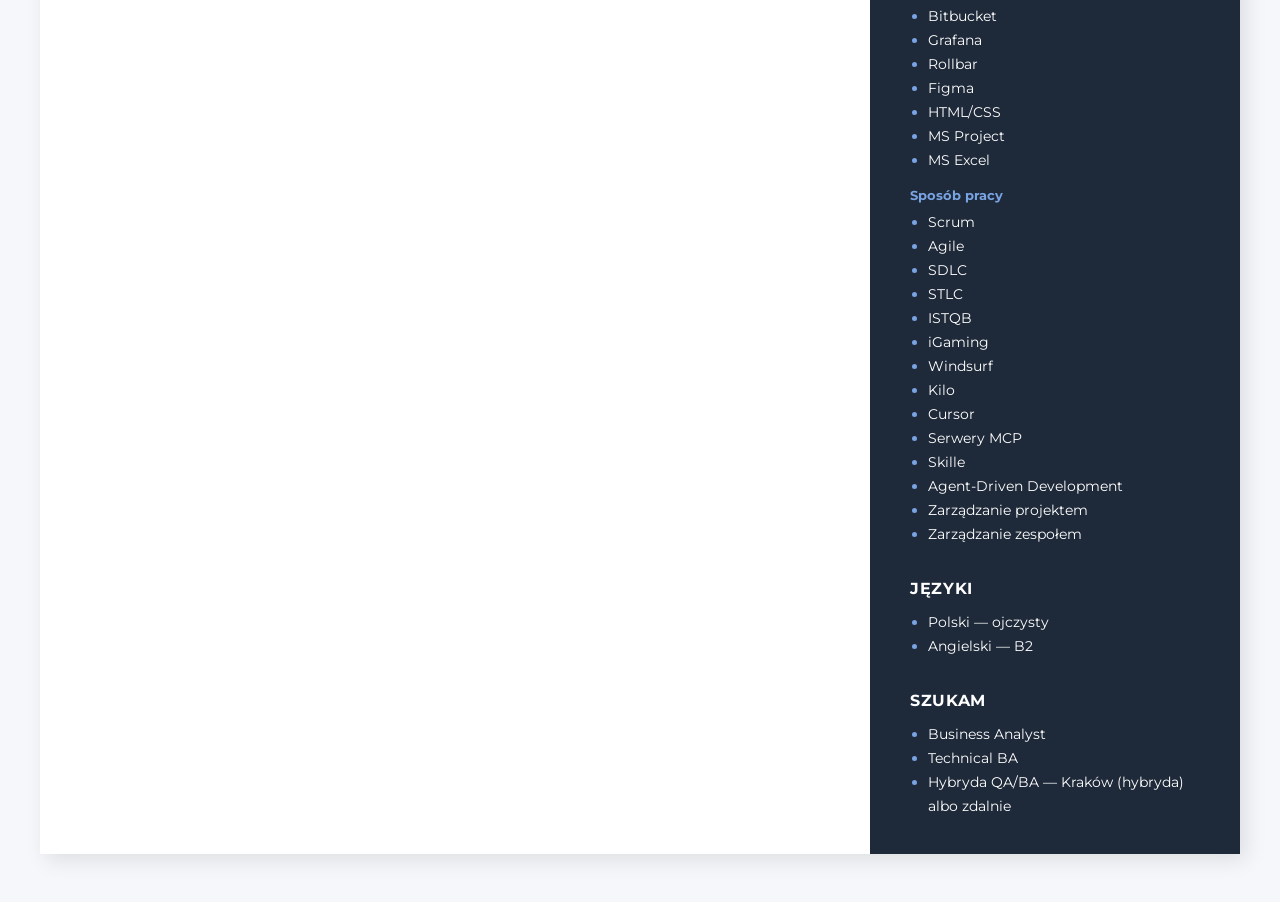
<file: testy.html>
<!DOCTYPE html>
<html lang="pl">
  <head>
    <meta charset="UTF-8" />
    <meta name="viewport" content="width=device-width, initial-scale=1.0" />
    <title data-pl="Testy — Adela Hopek" data-en="Testing — Adela Hopek">Testy — Adela Hopek</title>
    <link rel="preconnect" href="https://fonts.googleapis.com" />
    <link rel="preconnect" href="https://fonts.gstatic.com" crossorigin />
    <link
      href="https://fonts.googleapis.com/css2?family=Montserrat:wght@400;700&display=swap"
      rel="stylesheet"
    />
    <link href="style.css?v=20261107" rel="stylesheet" />
  </head>
  <body>
    <div class="page">
      <nav class="tabs" aria-label="Sekcje">
        <div class="tabs-links">
          <a class="tab" data-nav href="/" data-pl="Start" data-en="Start">Start</a>
          <a class="tab is-active" data-nav href="testy" data-pl="Testy" data-en="Testing">Testy</a>
          <a class="tab" data-nav href="analiza" data-pl="Analiza" data-en="Analysis">Analiza</a>
          <a class="tab" data-nav href="ceramika" data-pl="Ceramika" data-en="Ceramics">Ceramika</a>
          <a class="tab" data-nav href="fitness" data-pl="Fitness" data-en="Fitness">Fitness</a>
        </div>
        <div class="lang-switch">
          <button type="button" data-lang="pl" class="is-active" aria-pressed="true">PL</button>
          <span class="lang-sep" aria-hidden="true">|</span>
          <button type="button" data-lang="en" aria-pressed="false">EN</button>
        </div>
      </nav>
      <div class="wrapper">
        <main>
          <h1 class="page-title" data-pl="Testy" data-en="Testing">Testy</h1>
          <p
            class="description"
            data-pl="Testuję od 11.2021. W NOVOMATIC (06.2023–10.2026) łączę testy manualne i automatyczne z analizą wymagań w domenie iGaming: kasyna internetowe oraz integracje z dostawcami gier i zakładów sportowych. Wcześniej, w DataConsult, testowałam WMS i usługi przed produkcją."
            data-en="I have been testing since 11.2021. At NOVOMATIC (06.2023–10.2026) I combine manual and automated testing with requirements analysis in iGaming: online casinos and integrations with game and sports-betting providers. Earlier, at DataConsult, I tested a WMS and services before production."
          >
            Testuję od 11.2021. W NOVOMATIC (06.2023–10.2026) łączę testy manualne i automatyczne z analizą wymagań w domenie iGaming: kasyna internetowe oraz integracje z dostawcami gier i zakładów sportowych. Wcześniej, w DataConsult, testowałam WMS i usługi przed produkcją.
          </p>

          <h2 class="subhead" data-pl="Zestaw do obejrzenia" data-en="A suite you can open">Zestaw do obejrzenia</h2>
          <p
            class="note"
            data-pl="Publiczny zestaw Playwright dla strony NuboWMS: strona główna, formularz darmowego trialu i logowanie Keycloak po polsku, angielsku i niemiecku. W repozytorium są scenariusze, Gherkin, page objecty i raporty defektów ze zrzutami. Część testów jest czerwona celowo — widać, co strona robi dzisiaj i co powinna robić."
            data-en="A public Playwright suite for the NuboWMS site: the homepage, the free-trial form and the Keycloak login in Polish, English and German. The repository holds the scenarios, Gherkin, page objects and defect reports with screenshots. Some tests fail on purpose — you can see what the site does today and what it should do."
          >
            Publiczny zestaw Playwright dla strony NuboWMS: strona główna, formularz darmowego trialu i logowanie Keycloak po polsku, angielsku i niemiecku. W repozytorium są scenariusze, Gherkin, page objecty i raporty defektów ze zrzutami. Część testów jest czerwona celowo — widać, co strona robi dzisiaj i co powinna robić.
          </p>
          <p class="cta">
            <a
              class="cta-primary"
              href="https://github.com/AdelHop/nubowms-playwright"
              target="_blank"
              rel="noopener noreferrer"
              data-pl="Zobacz testy na GitHubie"
              data-en="See the tests on GitHub"
            >Zobacz testy na GitHubie</a>
          </p>

          <h2 class="subhead" data-pl="Planowanie i przypadki" data-en="Planning and cases">Planowanie i przypadki</h2>
          <ul class="topic-list">
            <li data-pl="Planuję i organizuję testy oraz piszę i wykonuję przypadki i scenariusze w Gherkin." data-en="I plan and organise testing, and I write and execute cases and scenarios in Gherkin.">Planuję i organizuję testy oraz piszę i wykonuję przypadki i scenariusze w Gherkin.</li>
            <li data-pl="Testy funkcjonalne manualne i automatyczne, web i desktop, oraz analiza przypadków klienckich." data-en="Manual and automated functional tests, web and desktop, and customer-case analysis.">Testy funkcjonalne manualne i automatyczne, web i desktop, oraz analiza przypadków klienckich.</li>
            <li data-pl="W DataConsult: testy funkcjonalne WMS (desktop i Android) oraz wdrażanych usług przed produkcją." data-en="At DataConsult: functional testing of a WMS (desktop and Android) and of services being rolled out before production.">W DataConsult: testy funkcjonalne WMS (desktop i Android) oraz wdrażanych usług przed produkcją.</li>
            <li data-pl="W Elektronicznie.pl: testy eksploracyjne przy Yacht Admin i rejsyiszkolenia.pl." data-en="At Elektronicznie.pl: exploratory testing on Yacht Admin and rejsyiszkolenia.pl.">W Elektronicznie.pl: testy eksploracyjne przy Yacht Admin i rejsyiszkolenia.pl.</li>
          </ul>

          <h2 class="subhead" data-pl="Automatyzacja, API i urządzenia" data-en="Automation, APIs and devices">Automatyzacja, API i urządzenia</h2>
          <ul class="topic-list">
            <li data-pl="Automatyzacja w Playwright, Cypress, JavaScript i Python." data-en="Automation with Playwright, Cypress, JavaScript and Python.">Automatyzacja w Playwright, Cypress, JavaScript i Python.</li>
            <li data-pl="Testy integracyjne i integracja między systemami." data-en="Integration testing and integration between systems.">Testy integracyjne i integracja między systemami.</li>
            <li data-pl="Testy API (REST/SOAP). Wcześniej także Postman i SoapUI." data-en="API testing (REST/SOAP). Earlier also Postman and SoapUI.">Testy API (REST/SOAP). Wcześniej także Postman i SoapUI.</li>
            <li data-pl="Testy wydajnościowe stron w WebPageTest." data-en="Performance testing of web pages in WebPageTest.">Testy wydajnościowe stron w WebPageTest.</li>
            <li data-pl="Testy urządzeń mobilnych na urządzeniach fizycznych oraz w BrowserStack i LambdaTest." data-en="Mobile device testing on physical devices and in BrowserStack and LambdaTest.">Testy urządzeń mobilnych na urządzeniach fizycznych oraz w BrowserStack i LambdaTest.</li>
          </ul>

          <h2 class="subhead" data-pl="Środowisko, defekty, dokumentacja" data-en="Environment, defects, documentation">Środowisko, defekty, dokumentacja</h2>
          <ul class="topic-list">
            <li data-pl="Zgłaszam defekty i śledzę testy w Jira, Confluence i Xray. W DataConsult raportowałam błędy w Jira." data-en="I report defects and track tests in Jira, Confluence and Xray. At DataConsult I logged defects in Jira.">Zgłaszam defekty i śledzę testy w Jira, Confluence i Xray. W DataConsult raportowałam błędy w Jira.</li>
            <li data-pl="Dane weryfikuję zapytaniami SQL / MySQL. Przy diagnostyce czytam logi aplikacyjne." data-en="I verify data with SQL / MySQL queries. When diagnosing issues I read application logs.">Dane weryfikuję zapytaniami SQL / MySQL. Przy diagnostyce czytam logi aplikacyjne.</li>
            <li data-pl="Środowiska testowe z Docker, CI w Jenkins, repozytoria Bitbucket i GitHub." data-en="Docker test environments, Jenkins CI, Bitbucket and GitHub repositories.">Środowiska testowe z Docker, CI w Jenkins, repozytoria Bitbucket i GitHub.</li>
            <li data-pl="Dokumentacja techniczna, specyfikacje interfejsów oraz — w DataConsult — dokumentacja systemowa i środowiska prezentacyjne." data-en="Technical documentation, interface specifications and — at DataConsult — system documentation and demo environments.">Dokumentacja techniczna, specyfikacje interfejsów oraz — w DataConsult — dokumentacja systemowa i środowiska prezentacyjne.</li>
            <li data-pl="Współpraca z deweloperami, PM i biznesem. W DataConsult wsparcie Sales i Support. Praca w Scrum. ISTQB, SDLC/STLC." data-en="Collaboration with developers, PM and business. At DataConsult, support for Sales and Support. Work in Scrum. ISTQB, SDLC/STLC.">Współpraca z deweloperami, PM i biznesem. W DataConsult wsparcie Sales i Support. Praca w Scrum. ISTQB, SDLC/STLC.</li>
          </ul>

          <h2 class="subhead" data-pl="AI w testach" data-en="AI in testing">AI w testach</h2>
          <p
            class="note"
            data-pl="W testach korzystam z AI w podejściu agentowym: serwery MCP, skille i przygotowanie projektów pod Agent-Driven Development (Windsurf, Kilo, Cursor), przy dokumentacji i codziennej pracy. Na prelekcji EDU4You dla całej firmy pokazałam konkretne wdrożenia AI w testach."
            data-en="In testing I use AI in an agent-based approach: MCP servers, skills and preparing projects for Agent-Driven Development (Windsurf, Kilo, Cursor), for documentation and day-to-day work. In an EDU4You talk for the whole company I showed concrete AI implementations in testing."
          >
            W testach korzystam z AI w podejściu agentowym: serwery MCP, skille i przygotowanie projektów pod Agent-Driven Development (Windsurf, Kilo, Cursor), przy dokumentacji i codziennej pracy. Na prelekcji EDU4You dla całej firmy pokazałam konkretne wdrożenia AI w testach.
          </p>
        </main>
        <aside>
          <img class="cv-photo" src="cv_zdjecie.jpg" alt="Adela Hopek" />
          <div class="contact-blok">
            <h2 class="head_secondary" data-pl="Kontakty" data-en="Contacts">Kontakty</h2>
            <p>
              <span class="contacts_link">Kraków</span><br />
              <a class="contacts_link" href="tel:+48509221489">+48 509 221 489</a><br />
              <a class="contacts_link" href="mailto:adelahopek@gmail.com">adelahopek@gmail.com</a><br />
              <a class="contacts_link" href="https://www.linkedin.com/in/adela-hopek/" target="_blank" rel="noopener noreferrer">LinkedIn</a><br />
              <a class="contacts_link" href="Adela_Hopek_CV.pdf" data-href-pl="Adela_Hopek_CV.pdf" data-href-en="Adela_Hopek_CV_EN.pdf" download data-pl="Pobierz CV" data-en="Download CV">Pobierz CV</a>
            </p>
          </div>
          <div class="list_blok">
            <h2 class="head_secondary" data-pl="Umiejętności" data-en="Skills">Umiejętności</h2>
            <h3 class="aside-label" data-pl="Testy" data-en="Testing">Testy</h3>
            <ul class="list_secondary">
              <li><span class="list_secondary_item">Playwright</span></li>
              <li><span class="list_secondary_item">Cypress</span></li>
              <li><span class="list_secondary_item">JavaScript</span></li>
              <li><span class="list_secondary_item">Python</span></li>
              <li><span class="list_secondary_item">Gherkin</span></li>
              <li><span class="list_secondary_item">REST</span></li>
              <li><span class="list_secondary_item">SOAP</span></li>
              <li><span class="list_secondary_item">Postman</span></li>
              <li><span class="list_secondary_item">SoapUI</span></li>
              <li><span class="list_secondary_item">SQL</span></li>
              <li><span class="list_secondary_item">MySQL</span></li>
              <li><span class="list_secondary_item">WebPageTest</span></li>
              <li><span class="list_secondary_item">BrowserStack</span></li>
              <li><span class="list_secondary_item">LambdaTest</span></li>
            </ul>
            <h3 class="aside-label" data-pl="Analityka" data-en="Analysis">Analityka</h3>
            <ul class="list_secondary">
              <li><span class="list_secondary_item" data-pl="Wymagania biznesowe i systemowe" data-en="Business and system requirements">Wymagania biznesowe i systemowe</span></li>
              <li><span class="list_secondary_item">User stories</span></li>
              <li><span class="list_secondary_item" data-pl="Kryteria akceptacji" data-en="Acceptance criteria">Kryteria akceptacji</span></li>
              <li><span class="list_secondary_item">User Story Mapping</span></li>
              <li><span class="list_secondary_item">Event Storming</span></li>
              <li><span class="list_secondary_item">Gap analysis</span></li>
              <li><span class="list_secondary_item">PlantUML</span></li>
              <li><span class="list_secondary_item">UML</span></li>
              <li><span class="list_secondary_item">UAT</span></li>
              <li><span class="list_secondary_item" data-pl="Wdrożenia end-to-end" data-en="End-to-end implementations">Wdrożenia end-to-end</span></li>
              <li><span class="list_secondary_item" data-pl="Facylitacja warsztatów" data-en="Workshop facilitation">Facylitacja warsztatów</span></li>
              <li><span class="list_secondary_item" data-pl="Wywiady" data-en="Interviews">Wywiady</span></li>
            </ul>
            <h3 class="aside-label" data-pl="Narzędzia" data-en="Tools">Narzędzia</h3>
            <ul class="list_secondary">
              <li><span class="list_secondary_item">Jira</span></li>
              <li><span class="list_secondary_item">Confluence</span></li>
              <li><span class="list_secondary_item">Xray</span></li>
              <li><span class="list_secondary_item">TestLink</span></li>
              <li><span class="list_secondary_item">Jenkins</span></li>
              <li><span class="list_secondary_item">Docker</span></li>
              <li><span class="list_secondary_item">GitHub</span></li>
              <li><span class="list_secondary_item">Bitbucket</span></li>
              <li><span class="list_secondary_item">Grafana</span></li>
              <li><span class="list_secondary_item">Rollbar</span></li>
              <li><span class="list_secondary_item">Figma</span></li>
              <li><span class="list_secondary_item">HTML/CSS</span></li>
              <li><span class="list_secondary_item">MS Project</span></li>
              <li><span class="list_secondary_item">MS Excel</span></li>
            </ul>
            <h3 class="aside-label" data-pl="Sposób pracy" data-en="Way of working">Sposób pracy</h3>
            <ul class="list_secondary">
              <li><span class="list_secondary_item">Scrum</span></li>
              <li><span class="list_secondary_item">Agile</span></li>
              <li><span class="list_secondary_item">SDLC</span></li>
              <li><span class="list_secondary_item">STLC</span></li>
              <li><span class="list_secondary_item">ISTQB</span></li>
              <li><span class="list_secondary_item">iGaming</span></li>
              <li><span class="list_secondary_item">Windsurf</span></li>
              <li><span class="list_secondary_item">Kilo</span></li>
              <li><span class="list_secondary_item">Cursor</span></li>
              <li><span class="list_secondary_item" data-pl="Serwery MCP" data-en="MCP servers">Serwery MCP</span></li>
              <li><span class="list_secondary_item" data-pl="Skille" data-en="Skills">Skille</span></li>
              <li><span class="list_secondary_item">Agent-Driven Development</span></li>
              <li><span class="list_secondary_item" data-pl="Zarządzanie projektem" data-en="Project management">Zarządzanie projektem</span></li>
              <li><span class="list_secondary_item" data-pl="Zarządzanie zespołem" data-en="Team management">Zarządzanie zespołem</span></li>
            </ul>
          </div>
          <div class="list_blok">
            <h2 class="head_secondary" data-pl="Języki" data-en="Languages">Języki</h2>
            <ul class="list_secondary">
              <li><span class="list_secondary_item" data-pl="Polski — ojczysty" data-en="Polish — native">Polski — ojczysty</span></li>
              <li><span class="list_secondary_item" data-pl="Angielski — B2" data-en="English — B2">Angielski — B2</span></li>
            </ul>
          </div>
          <div class="list_blok">
            <h2 class="head_secondary" data-pl="Szukam" data-en="Looking for">Szukam</h2>
            <ul class="list_secondary">
              <li><span class="list_secondary_item">Business Analyst</span></li>
              <li><span class="list_secondary_item">Technical BA</span></li>
              <li>
                <span
                  class="list_secondary_item"
                  data-pl="Hybryda QA/BA — Kraków (hybryda) albo zdalnie"
                  data-en="Hybrid QA/BA — Kraków (hybrid) or remote"
                >Hybryda QA/BA — Kraków (hybryda) albo zdalnie</span>
              </li>
            </ul>
          </div>
        </aside>
      </div>
    </div>
    <script src="lang.js?v=20261014"></script>
  </body>
</html>
</file>
<file: style.css>
* {
  box-sizing: border-box;
}

body {
  margin: 0;
  padding: 28px 16px 48px;
  font-family: "Montserrat", sans-serif;
  background-color: #f5f7fa;
  color: #000000;
}

.page {
  width: min(1200px, 100%);
  margin: 0 auto;
  background-color: #ffffff;
  box-shadow: 6px 6px 20px rgba(0, 0, 0, 0.1);
}

.tabs {
  display: flex;
  align-items: center;
  justify-content: space-between;
  gap: 12px;
  min-height: 56px;
  padding: 0 18px 0 28px;
  background-color: #ffffff;
  border-bottom: 1px solid #e5eaf1;
}

.tabs-links {
  display: flex;
  flex-wrap: wrap;
  align-items: center;
  gap: 4px;
}

.tab {
  display: inline-block;
  padding: 16px 14px 13px;
  border-bottom: 3px solid transparent;
  color: #1e2939;
  font-size: 14px;
  font-weight: 700;
  line-height: 20px;
  text-decoration: none;
}

.tab:hover,
.tab.is-active {
  color: rgb(121, 163, 226);
}

.tab.is-active {
  border-bottom-color: rgb(121, 163, 226);
}

.lang-switch {
  display: flex;
  align-items: center;
  gap: 2px;
  flex-shrink: 0;
}

.lang-switch button {
  margin: 0;
  padding: 8px 6px;
  border: 0;
  background: transparent;
  color: #1e2939;
  font-family: inherit;
  font-size: 14px;
  font-weight: 700;
  line-height: 20px;
  cursor: pointer;
}

.lang-switch button.is-active,
.lang-switch button:hover {
  color: rgb(121, 163, 226);
}

.lang-sep {
  color: #1e2939;
  font-size: 14px;
  font-weight: 700;
}

.wrapper {
  display: flex;
  flex-direction: row;
  align-items: stretch;
  background-color: #ffffff;
}

main {
  flex: 1 1 auto;
  min-width: 0;
  padding: 40px 64px 48px;
  background-color: #ffffff;
}

aside {
  flex: 0 0 370px;
  width: 370px;
  background: #1e2939;
  padding-bottom: 36px;
}

.cv-photo {
  display: block;
  width: 100%;
  height: auto;
}

.contact-blok,
.list_blok {
  margin-right: 28px;
  margin-left: 40px;
}

.contact-blok {
  margin-top: 36px;
}

.list_blok {
  margin-top: 32px;
}

.aside-label {
  margin: 14px 0 6px;
  color: rgb(121, 163, 226);
  font-size: 13px;
  font-weight: 700;
  line-height: 18px;
}

.list_blok .aside-label:first-of-type {
  margin-top: 0;
}

.head_secondary {
  margin: 0 0 10px;
  color: #ffffff;
  font-size: 16px;
  font-weight: 700;
  line-height: 22px;
  letter-spacing: 0.04em;
  text-transform: uppercase;
}

.contacts_link {
  color: #ffffff;
  font-style: normal;
  font-weight: 400;
  font-size: 14px;
  line-height: 24px;
  text-decoration: none;
  overflow-wrap: anywhere;
}

a.contacts_link:hover {
  text-decoration: underline;
}

.bold {
  font-weight: 700;
}

.list_secondary {
  margin: 0;
  padding-left: 18px;
  color: rgb(121, 163, 226);
  font-style: normal;
  font-weight: 400;
  font-size: 14px;
  line-height: 24px;
}

.list_secondary_item {
  color: #ffffff;
}

h1 {
  margin: 0;
  font-weight: 700;
  font-size: 45px;
  line-height: 55px;
}

h1.page-title {
  font-size: 22px;
  line-height: 27px;
}

.job_title {
  margin: 8px 0 0;
  font-weight: 700;
  font-size: 16px;
  line-height: 22px;
}

.description {
  margin: 16px 0 0;
  font-weight: 400;
  font-size: 14px;
  line-height: 24px;
  text-align: justify;
}

.note {
  margin: 16px 0 0;
  font-size: 14px;
  line-height: 24px;
}

.availability {
  margin: 12px 0 0;
  font-size: 14px;
  line-height: 24px;
  color: #595959;
}

.cta {
  display: flex;
  flex-wrap: wrap;
  gap: 10px;
  margin: 20px 0 0;
}

.cta a {
  display: inline-block;
  padding: 10px 16px;
  border: 2px solid rgb(121, 163, 226);
  font-size: 14px;
  line-height: 20px;
  text-decoration: none;
}

.cta a.cta-primary {
  background: rgb(121, 163, 226);
  color: #ffffff;
}

.cta a.cta-secondary {
  background: #ffffff;
  color: rgb(121, 163, 226);
}

.cta a:hover {
  text-decoration: none;
}

.proofs {
  display: grid;
  grid-template-columns: repeat(3, minmax(0, 1fr));
  gap: 16px;
  margin: 0;
  padding: 0;
  list-style: none;
}

.proofs li {
  margin: 0;
  padding: 16px;
  background: #f5f7fa;
}

.proofs h3 {
  margin: 0 0 8px;
  font-size: 16px;
  line-height: 22px;
}

.proofs p,
.job_text {
  margin: 8px 0 0;
  font-size: 14px;
  line-height: 24px;
  color: #595959;
}

.proofs p {
  margin: 0;
}

.subhead {
  margin: 22px 0 8px;
  font-size: 16px;
  line-height: 22px;
  font-weight: 700;
}

.skill-groups {
  display: grid;
  grid-template-columns: 1fr 1fr;
  gap: 16px;
}

.skill-groups h3 {
  margin: 0 0 8px;
  font-size: 16px;
  line-height: 22px;
}

.skill-groups p {
  margin: 0;
  font-size: 14px;
  line-height: 24px;
  color: #595959;
}

.feed {
  display: grid;
  grid-template-columns: repeat(2, minmax(0, 1fr));
  gap: 12px;
  margin-top: 16px;
  align-items: start;
}

.feed:empty {
  display: none;
}

.feed-card {
  display: flex;
  flex-direction: column;
  height: 335px;
  overflow: hidden;
  padding: 12px;
  background: #ffffff;
  border: 1px solid #e5eaf1;
  border-radius: 8px;
  color: #1e2939;
  font-weight: 400;
  text-decoration: none;
}

.feed-head {
  display: flex;
  gap: 8px;
  align-items: flex-start;
}

.feed-avatar {
  width: 40px;
  height: 40px;
  border-radius: 50%;
  object-fit: cover;
  flex-shrink: 0;
}

.feed-meta {
  min-width: 0;
}

.feed-name {
  margin: 0;
  font-size: 14px;
  font-weight: 700;
  line-height: 18px;
}

.feed-role,
.feed-more {
  margin: 0;
  font-size: 12px;
  line-height: 16px;
  color: #595959;
  font-weight: 400;
}

.feed-role {
  white-space: nowrap;
  overflow: hidden;
  text-overflow: ellipsis;
}

main a.feed-card {
  color: #1e2939;
  font-weight: 400;
}

main a.feed-card:hover {
  text-decoration: none;
}

.feed-text {
  margin: 8px 0 0;
  font-size: 14px;
  line-height: 20px;
  color: #1e2939;
}

.feed-more {
  margin-top: 2px;
}

.feed-photo {
  display: block;
  flex: 1 1 auto;
  width: 100%;
  min-height: 0;
  margin: 8px 0 0;
  object-fit: contain;
  object-position: center;
  background: #000000;
}

.is-hidden {
  display: none;
}

.section {
  margin-top: 36px;
}

.head_primary {
  margin: 0 0 12px;
  font-weight: 700;
  font-size: 22px;
  line-height: 27px;
  color: #000000;
}

.job {
  margin-bottom: 18px;
}

.job_name {
  margin: 0 0 4px;
  font-weight: 700;
  font-size: 16px;
  line-height: 22px;
  color: #000000;
}

.highlight {
  color: rgb(121, 163, 226);
}

.job_date {
  margin: 0;
  font-weight: 400;
  font-size: 12px;
  line-height: 15px;
  color: #a8a8a8;
}

summary {
  width: fit-content;
  margin-top: 6px;
  color: rgb(121, 163, 226);
  font-size: 14px;
  font-weight: 700;
  line-height: 24px;
  cursor: pointer;
}

summary:hover {
  text-decoration: underline;
}

.job_list,
.topic-list {
  margin: 8px 0 0;
  padding-left: 18px;
  font-weight: 400;
  font-size: 14px;
  line-height: 24px;
  color: #595959;
}

main a {
  color: rgb(121, 163, 226);
  font-weight: 700;
  text-decoration: none;
}

main a:hover {
  text-decoration: underline;
}

:focus-visible {
  outline: 2px solid rgb(121, 163, 226);
  outline-offset: 2px;
}

@media (max-width: 980px) {
  body {
    padding: 12px;
  }

  .tabs {
    align-items: flex-start;
    flex-wrap: wrap;
    padding: 8px 12px 0;
  }

  .wrapper {
    flex-direction: column;
  }

  main {
    order: 1;
    padding: 28px 20px 36px;
  }

  aside {
    order: 2;
    flex: none;
    width: 100%;
  }

  .cv-photo {
    width: 100%;
    max-width: 220px;
    margin-right: auto;
    margin-left: 0;
  }

  h1 {
    font-size: 36px;
    line-height: 42px;
  }

  .description {
    text-align: left;
  }

  .proofs,
  .feed,
  .skill-groups {
    grid-template-columns: 1fr;
  }
}

/* Podstrony projektów i diagramy */
.project-head {
  display: flex;
  flex-wrap: wrap;
  align-items: center;
  gap: 10px;
}

.status-badge {
  display: inline-block;
  padding: 2px 10px;
  border: 1px solid rgb(121, 163, 226);
  border-radius: 999px;
  color: rgb(121, 163, 226);
  font-size: 12px;
  font-weight: 700;
  line-height: 18px;
}

.proofs.proofs-2 {
  grid-template-columns: repeat(2, minmax(0, 1fr));
  margin-top: 16px;
}

.proofs .project-head {
  margin: 0 0 8px;
}

.proofs .project-head h3 {
  margin: 0;
}

.proofs p.project-link {
  margin: 10px 0 0;
}

@media (max-width: 980px) {
  .proofs.proofs-2 {
    grid-template-columns: 1fr;
  }
}

ol.topic-list li + li,
ul.topic-list li + li {
  margin-top: 4px;
}

.diagram {
  margin: 12px 0 0;
}

.diagram-scroll {
  overflow-x: auto;
  border: 1px solid #e5eaf1;
  background: #ffffff;
}

.diagram svg {
  display: block;
  width: 100%;
  height: auto;
}

.diagram figcaption {
  margin-top: 8px;
  font-size: 13px;
  line-height: 20px;
  color: #595959;
}

.diagram-hint {
  display: none;
  margin: 6px 0 0;
  font-size: 12px;
  line-height: 18px;
  color: #595959;
}

.dg-lane { fill: #f5f7fa; }
.dg-lane-alt { fill: #ffffff; }
.dg-lane-head { fill: #1e2939; }
.dg-lane-line { stroke: #e5eaf1; stroke-width: 1; }
.dg-lane-label { fill: #ffffff; font-family: "Montserrat", sans-serif; font-size: 12px; font-weight: 700; text-anchor: middle; }
.dg-box { fill: #ffffff; stroke: rgb(121, 163, 226); stroke-width: 1.5; }
.dg-dec { fill: #eef3fb; stroke: rgb(121, 163, 226); stroke-width: 1.5; }
.dg-t { fill: #1e2939; font-family: "Montserrat", sans-serif; font-size: 13px; text-anchor: middle; }
.dg-flow { fill: none; stroke: #1e2939; stroke-width: 1.4; }
.dg-head { fill: #1e2939; }
.dg-alt { stroke: #c26a4a; stroke-dasharray: 6 4; }
.dg-head-alt { fill: #c26a4a; }
.dg-label { fill: #595959; font-family: "Montserrat", sans-serif; font-size: 12px; font-weight: 700; }
.dg-label-alt { fill: #c26a4a; }
.dg-note { fill: #595959; font-family: "Montserrat", sans-serif; font-size: 11px; font-style: italic; }
.dg-start { fill: #1e2939; }
.dg-end { fill: #ffffff; stroke: #1e2939; stroke-width: 1.5; }

@media (max-width: 480px) {
  .tab {
    padding: 12px 6px 9px;
  }
}

@media (max-width: 760px) {
  .diagram svg {
    min-width: 720px;
  }

  .diagram-hint {
    display: block;
  }
}
</file>
